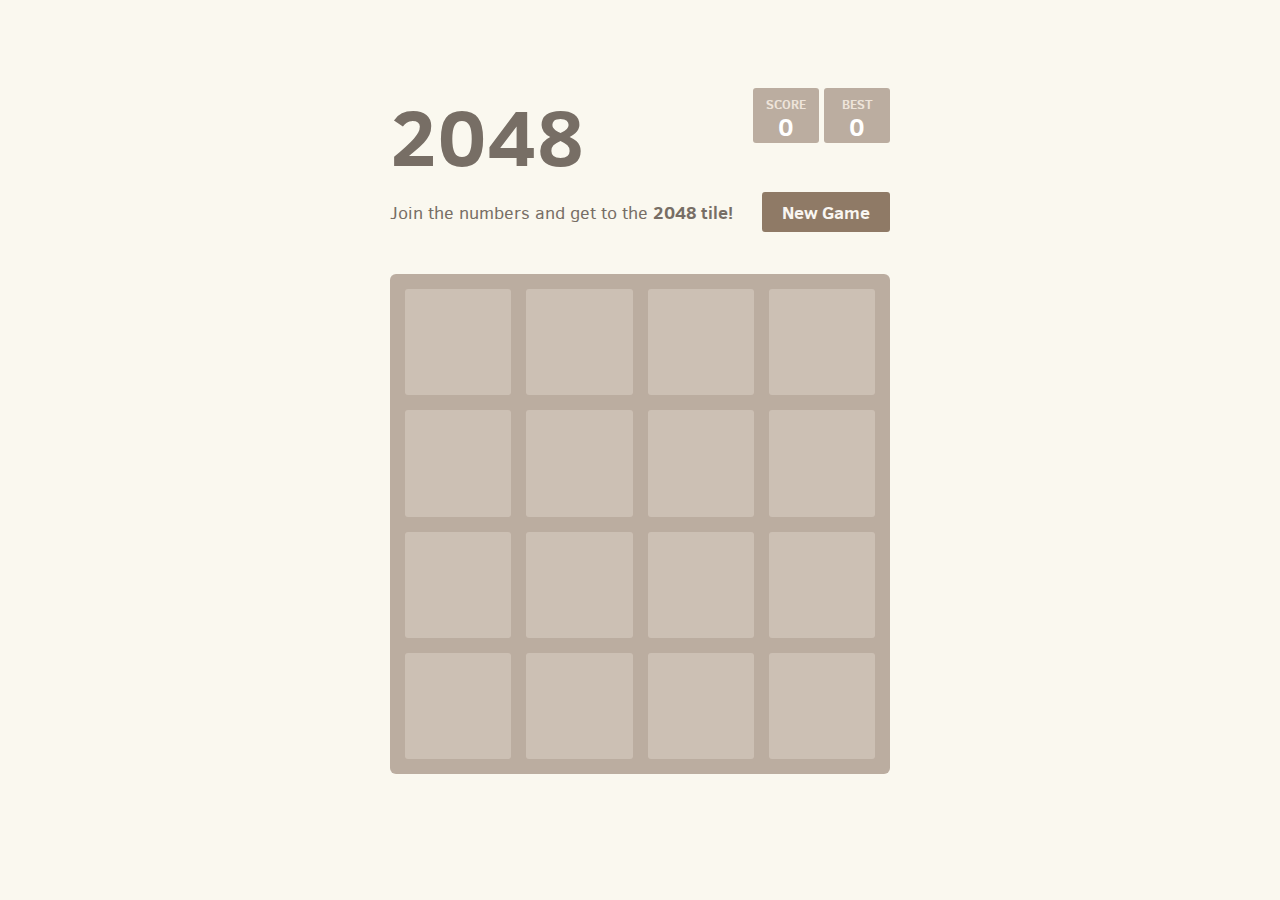
<file: app/src/main/assets/2048/index.html>
<!DOCTYPE html>
<html>
<head>
  <meta charset="utf-8">
  <title>2048</title>

  <link href="style/main.css" rel="stylesheet" type="text/css">
  <link rel="shortcut icon" href="favicon.ico">
  <link rel="apple-touch-icon" href="meta/apple-touch-icon.png">
  <link rel="apple-touch-startup-image" href="meta/apple-touch-startup-image-640x1096.png" media="(device-width: 320px) and (device-height: 568px) and (-webkit-device-pixel-ratio: 2)"> <!-- iPhone 5+ -->
  <link rel="apple-touch-startup-image" href="meta/apple-touch-startup-image-640x920.png"  media="(device-width: 320px) and (device-height: 480px) and (-webkit-device-pixel-ratio: 2)"> <!-- iPhone, retina -->
  <meta name="apple-mobile-web-app-capable" content="yes">
  <meta name="apple-mobile-web-app-status-bar-style" content="black">

  <meta name="HandheldFriendly" content="True">
  <meta name="MobileOptimized" content="320">
  <meta name="keywords" content="4">
  <meta name="viewport" content="width=device-width">
</head>
<body>
  <div class="container">
    <div class="heading">
      <h1 class="title">2048</h1>
      <div class="scores-container">
        <div class="score-container">0</div>
        <div class="best-container">0</div>
      </div>
    </div>

    <div class="above-game">
      <p class="game-intro">Join the numbers and get to the <strong>2048 tile!</strong></p>
      <a class="restart-button">New Game</a>
    </div>

    <div class="game-container">
      <div class="game-message">
        <p></p>
        <div class="lower">
	        <a class="keep-playing-button">Keep going</a>
          <a class="retry-button">Try again</a>
        </div>
      </div>

      <div class="grid-container">
        <div class="grid-row">
          <div class="grid-cell"></div>
          <div class="grid-cell"></div>
          <div class="grid-cell"></div>
          <div class="grid-cell"></div>
        </div>
        <div class="grid-row">
          <div class="grid-cell"></div>
          <div class="grid-cell"></div>
          <div class="grid-cell"></div>
          <div class="grid-cell"></div>
        </div>
        <div class="grid-row">
          <div class="grid-cell"></div>
          <div class="grid-cell"></div>
          <div class="grid-cell"></div>
          <div class="grid-cell"></div>
        </div>
        <div class="grid-row">
          <div class="grid-cell"></div>
          <div class="grid-cell"></div>
          <div class="grid-cell"></div>
          <div class="grid-cell"></div>
        </div>
      </div>

      <div class="tile-container">

      </div>
    </div>

  </div>

  <script src="js/bind_polyfill.js"></script>
  <script src="js/classlist_polyfill.js"></script>
  <script src="js/animframe_polyfill.js"></script>
  <script src="js/keyboard_input_manager.js"></script>
  <script src="js/html_actuator.js"></script>
  <script src="js/grid.js"></script>
  <script src="js/tile.js"></script>
  <script src="js/local_storage_manager.js"></script>
  <script src="js/game_manager.js"></script>
  <script src="js/application.js"></script>
</body>
</html>
</file>
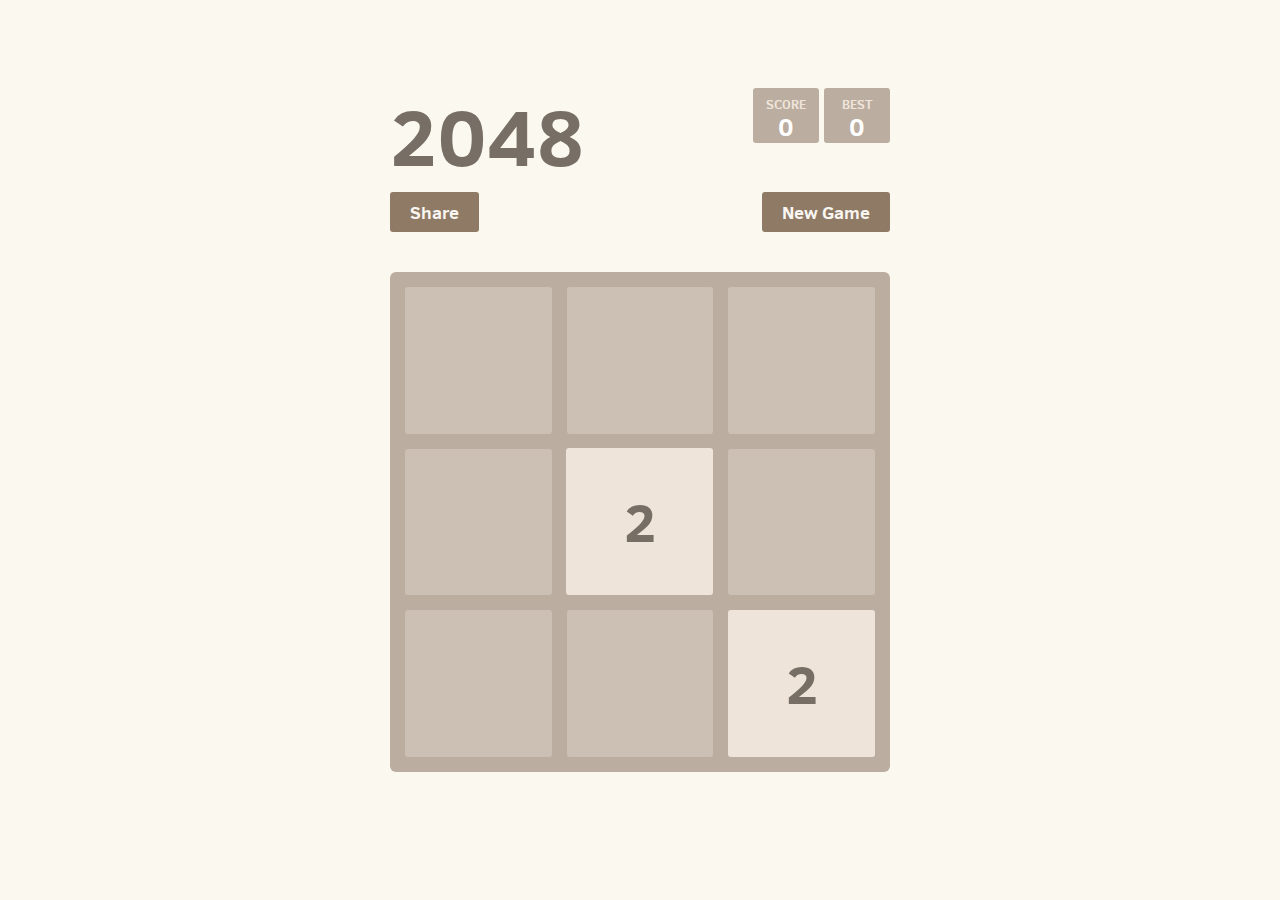
<file: app/src/main/assets/2048/index_3.html>
<!DOCTYPE html>
<html>
<head>
  <meta charset="utf-8">
  <title>2048</title>

  <link href="style/main_3.css" rel="stylesheet" type="text/css">
  <link rel="shortcut icon" href="favicon.ico">
  <link rel="apple-touch-icon" href="meta/apple-touch-icon.png">
  <link rel="apple-touch-startup-image" href="meta/apple-touch-startup-image-640x1096.png" media="(device-width: 320px) and (device-height: 568px) and (-webkit-device-pixel-ratio: 2)"> <!-- iPhone 5+ -->
  <link rel="apple-touch-startup-image" href="meta/apple-touch-startup-image-640x920.png"  media="(device-width: 320px) and (device-height: 480px) and (-webkit-device-pixel-ratio: 2)"> <!-- iPhone, retina -->
  <meta name="apple-mobile-web-app-capable" content="yes">
  <meta name="apple-mobile-web-app-status-bar-style" content="black">

  <meta name="HandheldFriendly" content="True">
  <meta name="MobileOptimized" content="320">
  <meta name="viewport" content="width=device-width">
  <meta name="keywords" content="3">
  <!--<meta name="viewport" content="width=device-width, target-densitydpi=160dpi, initial-scale=1.0, maximum-scale=1, user-scalable=no, minimal-ui">-->
</head>
<body>
  <div class="container">
    <div class="heading">
      <h1 class="title">2048</h1>
      <div class="scores-container">
        <div class="score-container">0</div>
        <div class="best-container">0</div>
      </div>
    </div>

    <div class="above-game">
      <!--<p class="game-intro">Join the numbers and get to the <strong>2048 tile!</strong></p>-->
      <a class="share-button">Share</a>
      <a class="restart-button">New Game</a>
    </div>

    <div class="game-container">
      <div class="game-message">
        <p></p>
        <div class="lower">
	        <a class="keep-playing-button">Keep going</a>
          <a class="retry-button">Try again</a>
        </div>
      </div>

      <div class="grid-container">
        <div class="grid-row">
          <div class="grid-cell"></div>
          <div class="grid-cell"></div>
          <div class="grid-cell"></div>
        </div>
        <div class="grid-row">
          <div class="grid-cell"></div>
          <div class="grid-cell"></div>
          <div class="grid-cell"></div>
        </div>
        <div class="grid-row">
          <div class="grid-cell"></div>
          <div class="grid-cell"></div>
          <div class="grid-cell"></div>
        </div>
      </div>

      <div class="tile-container">

      </div>
    </div>


  </div>

  <script src="js/bind_polyfill.js"></script>
  <script src="js/classlist_polyfill.js"></script>
  <script src="js/animframe_polyfill.js"></script>
  <script src="js/keyboard_input_manager.js"></script>
  <script src="js/html_actuator.js"></script>
  <script src="js/grid.js"></script>
  <script src="js/tile.js"></script>
  <script src="js/local_storage_manager.js"></script>
  <script src="js/game_manager.js"></script>
  <script src="js/application.js"></script>
</body>
</html>
</file>
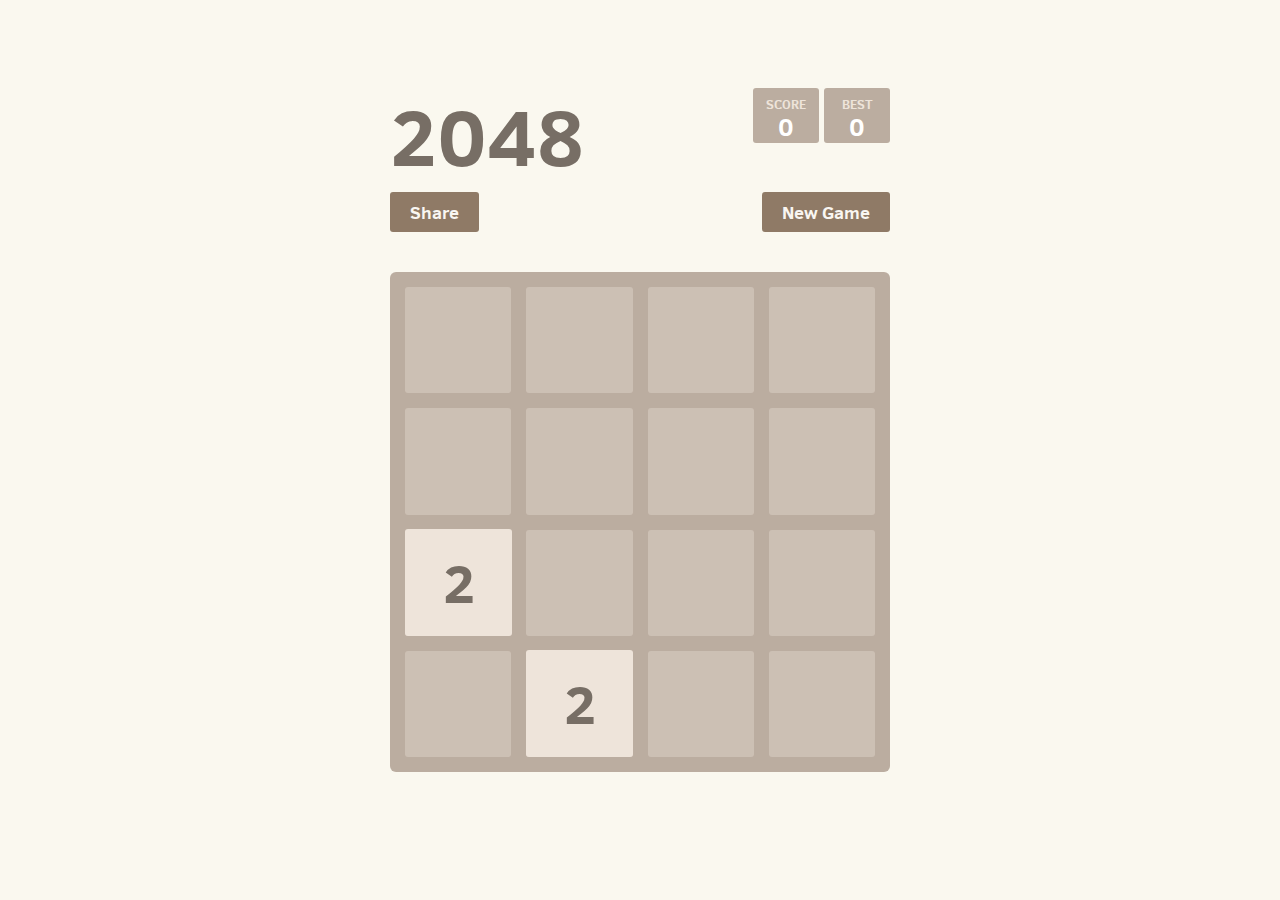
<file: app/src/main/assets/2048/index_4.html>
<!DOCTYPE html>
<html>
<head>
  <meta charset="utf-8">
  <title>2048</title>

  <link href="style/main_4.css" rel="stylesheet" type="text/css">
  <link rel="shortcut icon" href="favicon.ico">
  <link rel="apple-touch-icon" href="meta/apple-touch-icon.png">
  <link rel="apple-touch-startup-image" href="meta/apple-touch-startup-image-640x1096.png" media="(device-width: 320px) and (device-height: 568px) and (-webkit-device-pixel-ratio: 2)"> <!-- iPhone 5+ -->
  <link rel="apple-touch-startup-image" href="meta/apple-touch-startup-image-640x920.png"  media="(device-width: 320px) and (device-height: 480px) and (-webkit-device-pixel-ratio: 2)"> <!-- iPhone, retina -->
  <meta name="apple-mobile-web-app-capable" content="yes">
  <meta name="apple-mobile-web-app-status-bar-style" content="black">

  <meta name="HandheldFriendly" content="True">
  <meta name="MobileOptimized" content="320">
  <meta name="viewport" content="width=device-width">
  <meta name="keywords" content="4">
  <!--<meta name="viewport" content="width=device-width, target-densitydpi=160dpi, initial-scale=1.0, maximum-scale=1, user-scalable=no, minimal-ui">-->
</head>
<body>
  <div class="container">
    <div class="heading">
      <h1 class="title">2048</h1>
      <div class="scores-container">
        <div class="score-container">0</div>
        <div class="best-container">0</div>
      </div>
    </div>

    <div class="above-game">
      <!--<p class="game-intro">Join the numbers and get to the <strong>2048 tile!</strong></p>-->
      <a class="share-button">Share</a>
      <a class="restart-button">New Game</a>
    </div>

    <div class="game-container">
      <div class="game-message">
        <p></p>
        <div class="lower">
	        <a class="keep-playing-button">Keep going</a>
          <a class="retry-button">Try again</a>
        </div>
      </div>

      <div class="grid-container">
        <div class="grid-row">
          <div class="grid-cell"></div>
          <div class="grid-cell"></div>
          <div class="grid-cell"></div>
          <div class="grid-cell"></div>
        </div>
        <div class="grid-row">
          <div class="grid-cell"></div>
          <div class="grid-cell"></div>
          <div class="grid-cell"></div>
          <div class="grid-cell"></div>
        </div>
        <div class="grid-row">
          <div class="grid-cell"></div>
          <div class="grid-cell"></div>
          <div class="grid-cell"></div>
          <div class="grid-cell"></div>
        </div>
        <div class="grid-row">
          <div class="grid-cell"></div>
          <div class="grid-cell"></div>
          <div class="grid-cell"></div>
          <div class="grid-cell"></div>
        </div>
      </div>

      <div class="tile-container">

      </div>
    </div>

  </div>

  <script src="js/bind_polyfill.js"></script>
  <script src="js/classlist_polyfill.js"></script>
  <script src="js/animframe_polyfill.js"></script>
  <script src="js/keyboard_input_manager.js"></script>
  <script src="js/html_actuator.js"></script>
  <script src="js/grid.js"></script>
  <script src="js/tile.js"></script>
  <script src="js/local_storage_manager.js"></script>
  <script src="js/game_manager.js"></script>
  <script src="js/application.js"></script>
</body>
</html>
</file>
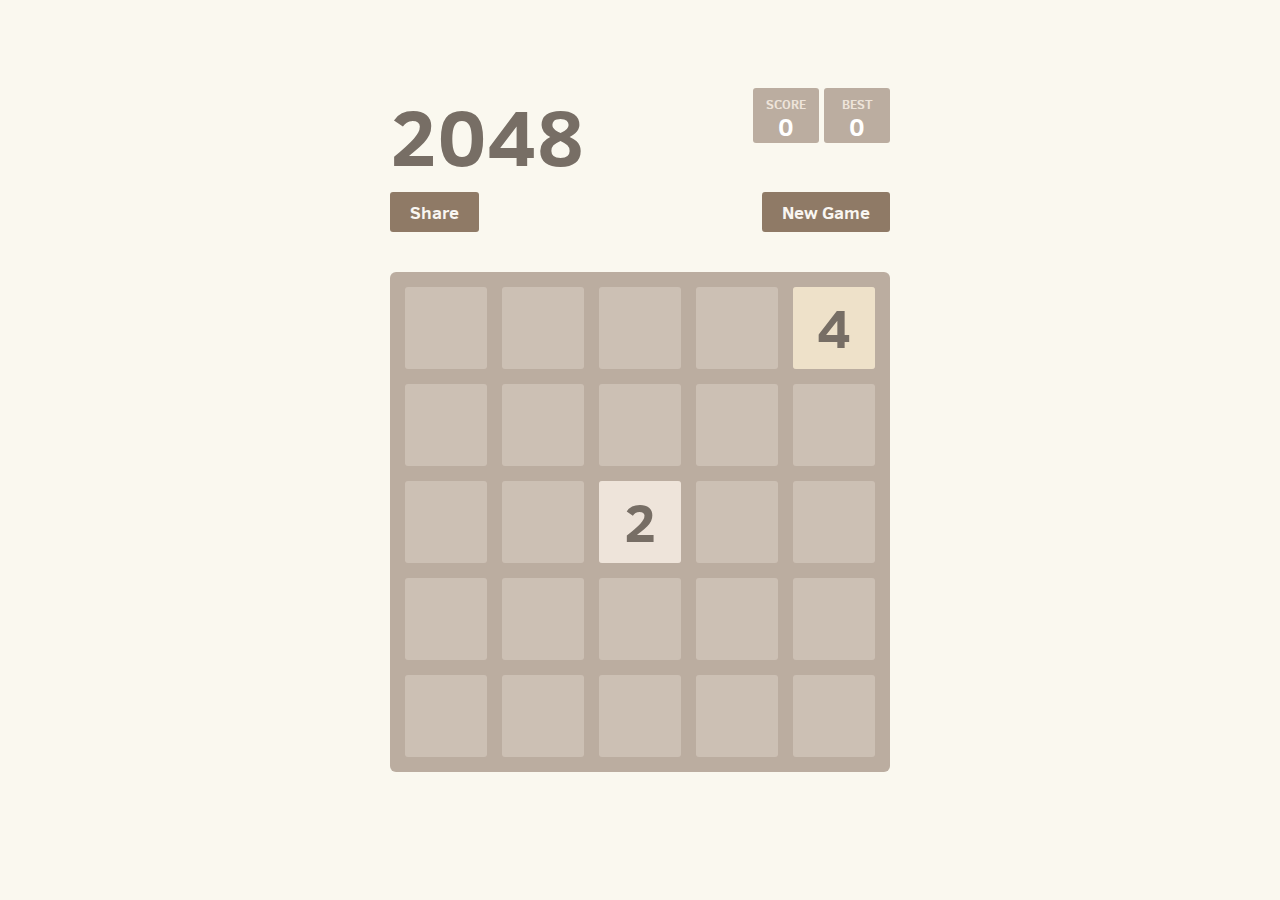
<file: app/src/main/assets/2048/index_5.html>
<!DOCTYPE html>
<html>
<head>
  <meta charset="utf-8">
  <title>2048</title>

  <link href="style/main_5.css" rel="stylesheet" type="text/css">
  <link rel="shortcut icon" href="favicon.ico">
  <link rel="apple-touch-icon" href="meta/apple-touch-icon.png">
  <link rel="apple-touch-startup-image" href="meta/apple-touch-startup-image-640x1096.png" media="(device-width: 320px) and (device-height: 568px) and (-webkit-device-pixel-ratio: 2)"> <!-- iPhone 5+ -->
  <link rel="apple-touch-startup-image" href="meta/apple-touch-startup-image-640x920.png"  media="(device-width: 320px) and (device-height: 480px) and (-webkit-device-pixel-ratio: 2)"> <!-- iPhone, retina -->
  <meta name="apple-mobile-web-app-capable" content="yes">
  <meta name="apple-mobile-web-app-status-bar-style" content="black">

  <meta name="HandheldFriendly" content="True">
  <meta name="MobileOptimized" content="320">
  <meta name="viewport" content="width=device-width">
  <meta name="keywords" content="5">
  <!--<meta name="viewport" content="width=device-width, target-densitydpi=160dpi, initial-scale=1.0, maximum-scale=1, user-scalable=no, minimal-ui">-->
</head>
<body>
  <div class="container">
    <div class="heading">
      <h1 class="title">2048</h1>
      <div class="scores-container">
        <div class="score-container">0</div>
        <div class="best-container">0</div>
      </div>
    </div>

    <div class="above-game">
      <!--<p class="game-intro">Join the numbers and get to the <strong>2048 tile!</strong></p>-->
      <a class="share-button">Share</a>
      <a class="restart-button">New Game</a>
    </div>

    <div class="game-container">
      <div class="game-message">
        <p></p>
        <div class="lower">
	        <a class="keep-playing-button">Keep going</a>
          <a class="retry-button">Try again</a>
        </div>
      </div>

      <div class="grid-container">
        <div class="grid-row">
          <div class="grid-cell"></div>
          <div class="grid-cell"></div>
          <div class="grid-cell"></div>
          <div class="grid-cell"></div>
          <div class="grid-cell"></div>
        </div>
        <div class="grid-row">
          <div class="grid-cell"></div>
          <div class="grid-cell"></div>
          <div class="grid-cell"></div>
          <div class="grid-cell"></div>
          <div class="grid-cell"></div>
        </div>
        <div class="grid-row">
          <div class="grid-cell"></div>
          <div class="grid-cell"></div>
          <div class="grid-cell"></div>
          <div class="grid-cell"></div>
          <div class="grid-cell"></div>
        </div>
        <div class="grid-row">
          <div class="grid-cell"></div>
          <div class="grid-cell"></div>
          <div class="grid-cell"></div>
          <div class="grid-cell"></div>
          <div class="grid-cell"></div>
        </div>
        <div class="grid-row">
          <div class="grid-cell"></div>
          <div class="grid-cell"></div>
          <div class="grid-cell"></div>
          <div class="grid-cell"></div>
          <div class="grid-cell"></div>
        </div>
      </div>

      <div class="tile-container">

      </div>
    </div>

  </div>

  <script src="js/bind_polyfill.js"></script>
  <script src="js/classlist_polyfill.js"></script>
  <script src="js/animframe_polyfill.js"></script>
  <script src="js/keyboard_input_manager.js"></script>
  <script src="js/html_actuator.js"></script>
  <script src="js/grid.js"></script>
  <script src="js/tile.js"></script>
  <script src="js/local_storage_manager.js"></script>
  <script src="js/game_manager.js"></script>
  <script src="js/application.js"></script>
</body>
</html>
</file>
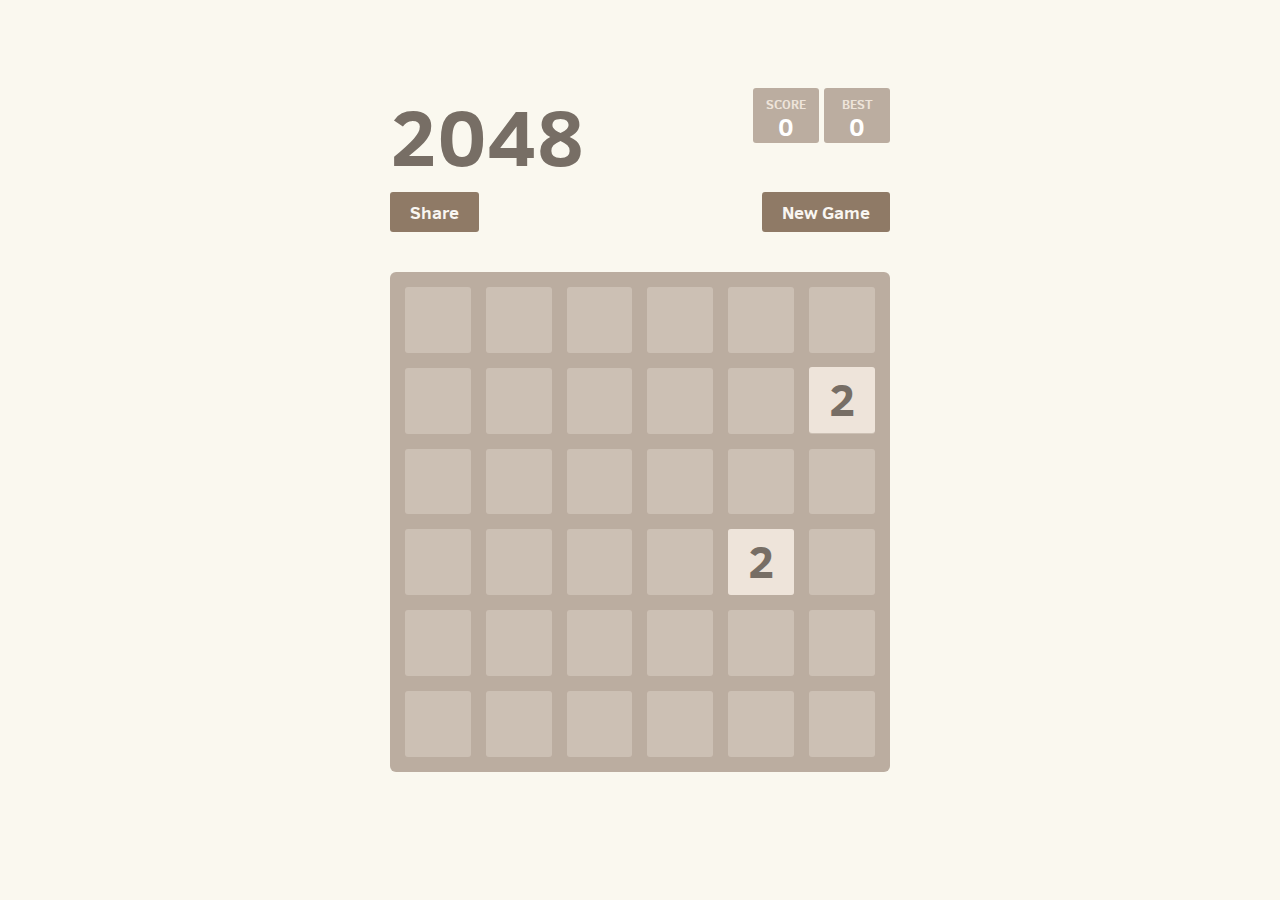
<file: app/src/main/assets/2048/index_6.html>
<!DOCTYPE html>
<html>
<head>
  <meta charset="utf-8">
  <title>2048</title>

  <link href="style/main_6.css" rel="stylesheet" type="text/css">
  <link rel="shortcut icon" href="favicon.ico">
  <link rel="apple-touch-icon" href="meta/apple-touch-icon.png">
  <link rel="apple-touch-startup-image" href="meta/apple-touch-startup-image-640x1096.png" media="(device-width: 320px) and (device-height: 568px) and (-webkit-device-pixel-ratio: 2)"> <!-- iPhone 5+ -->
  <link rel="apple-touch-startup-image" href="meta/apple-touch-startup-image-640x920.png"  media="(device-width: 320px) and (device-height: 480px) and (-webkit-device-pixel-ratio: 2)"> <!-- iPhone, retina -->
  <meta name="apple-mobile-web-app-capable" content="yes">
  <meta name="apple-mobile-web-app-status-bar-style" content="black">

  <meta name="HandheldFriendly" content="True">
  <meta name="MobileOptimized" content="320">
  <meta name="viewport" content="width=device-width">
    <meta name="keywords" content="6">
  <!--<meta name="viewport" content="width=device-width, target-densitydpi=160dpi, initial-scale=1.0, maximum-scale=1, user-scalable=no, minimal-ui">-->
</head>
<body>
  <div class="container">
    <div class="heading">
      <h1 class="title">2048</h1>
      <div class="scores-container">
        <div class="score-container">0</div>
        <div class="best-container">0</div>
      </div>
    </div>

    <div class="above-game">
      <!--<p class="game-intro">Join the numbers and get to the <strong>2048 tile!</strong></p>-->
      <a class="share-button">Share</a>
      <a class="restart-button">New Game</a>
    </div>

    <div class="game-container">
      <div class="game-message">
        <p></p>
        <div class="lower">
	        <a class="keep-playing-button">Keep going</a>
          <a class="retry-button">Try again</a>
        </div>
      </div>

      <div class="grid-container">
        <div class="grid-row">
          <div class="grid-cell"></div>
          <div class="grid-cell"></div>
          <div class="grid-cell"></div>
          <div class="grid-cell"></div>
          <div class="grid-cell"></div>
          <div class="grid-cell"></div>
        </div>
        <div class="grid-row">
          <div class="grid-cell"></div>
          <div class="grid-cell"></div>
          <div class="grid-cell"></div>
          <div class="grid-cell"></div>
          <div class="grid-cell"></div>
          <div class="grid-cell"></div>
        </div>
        <div class="grid-row">
          <div class="grid-cell"></div>
          <div class="grid-cell"></div>
          <div class="grid-cell"></div>
          <div class="grid-cell"></div>
          <div class="grid-cell"></div>
          <div class="grid-cell"></div>
        </div>
        <div class="grid-row">
          <div class="grid-cell"></div>
          <div class="grid-cell"></div>
          <div class="grid-cell"></div>
          <div class="grid-cell"></div>
          <div class="grid-cell"></div>
          <div class="grid-cell"></div>
        </div>
        <div class="grid-row">
          <div class="grid-cell"></div>
          <div class="grid-cell"></div>
          <div class="grid-cell"></div>
          <div class="grid-cell"></div>
          <div class="grid-cell"></div>
          <div class="grid-cell"></div>
        </div>
        <div class="grid-row">
          <div class="grid-cell"></div>
          <div class="grid-cell"></div>
          <div class="grid-cell"></div>
          <div class="grid-cell"></div>
          <div class="grid-cell"></div>
          <div class="grid-cell"></div>
        </div>
      </div>

      <div class="tile-container">

      </div>
    </div>

  </div>

  <script src="js/bind_polyfill.js"></script>
  <script src="js/classlist_polyfill.js"></script>
  <script src="js/animframe_polyfill.js"></script>
  <script src="js/keyboard_input_manager.js"></script>
  <script src="js/html_actuator.js"></script>
  <script src="js/grid.js"></script>
  <script src="js/tile.js"></script>
  <script src="js/local_storage_manager.js"></script>
  <script src="js/game_manager.js"></script>
  <script src="js/application.js"></script>
</body>
</html>
</file>
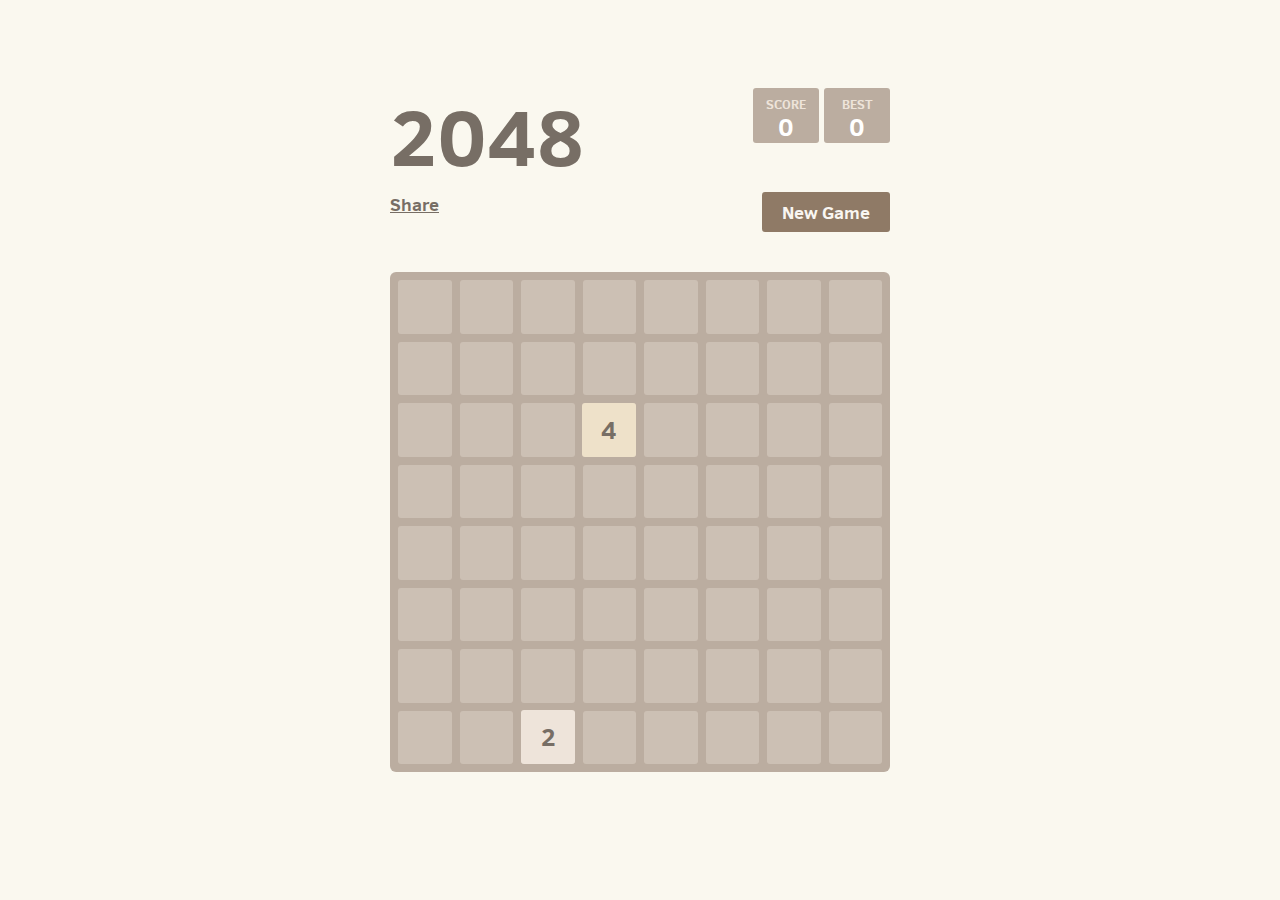
<file: app/src/main/assets/2048/index_8.html>
<!DOCTYPE html>
<html>
<head>
  <meta charset="utf-8">
  <title>2048</title>

  <link href="style/main_8.css" rel="stylesheet" type="text/css">
  <link rel="shortcut icon" href="favicon.ico">
  <link rel="apple-touch-icon" href="meta/apple-touch-icon.png">
  <link rel="apple-touch-startup-image" href="meta/apple-touch-startup-image-640x1096.png" media="(device-width: 320px) and (device-height: 568px) and (-webkit-device-pixel-ratio: 2)"> <!-- iPhone 5+ -->
  <link rel="apple-touch-startup-image" href="meta/apple-touch-startup-image-640x920.png"  media="(device-width: 320px) and (device-height: 480px) and (-webkit-device-pixel-ratio: 2)"> <!-- iPhone, retina -->
  <meta name="apple-mobile-web-app-capable" content="yes">
  <meta name="apple-mobile-web-app-status-bar-style" content="black">

  <meta name="HandheldFriendly" content="True">
  <meta name="MobileOptimized" content="320">
  <meta name="viewport" content="width=device-width">
  <meta name="keywords" content="8">
  <!--<meta name="viewport" content="width=device-width, target-densitydpi=160dpi, initial-scale=1.0, maximum-scale=1, user-scalable=no, minimal-ui">-->
</head>
<body>
  <div class="container">
    <div class="heading">
      <h1 class="title">2048</h1>
      <div class="scores-container">
        <div class="score-container">0</div>
        <div class="best-container">0</div>
      </div>
    </div>

    <div class="above-game">
      <!--<p class="game-intro">Join the numbers and get to the <strong>2048 tile!</strong></p>-->
      <a class="share-button">Share</a>
      <a class="restart-button">New Game</a>
    </div>

    <div class="game-container">
      <div class="game-message">
        <p></p>
        <div class="lower">
	        <a class="keep-playing-button">Keep going</a>
          <a class="retry-button">Try again</a>
        </div>
      </div>

      <div class="grid-container">
        <div class="grid-row">
          <div class="grid-cell"></div>
          <div class="grid-cell"></div>
          <div class="grid-cell"></div>
          <div class="grid-cell"></div>
          <div class="grid-cell"></div>
          <div class="grid-cell"></div>
          <div class="grid-cell"></div>
          <div class="grid-cell"></div>
        </div>
        <div class="grid-row">
          <div class="grid-cell"></div>
          <div class="grid-cell"></div>
          <div class="grid-cell"></div>
          <div class="grid-cell"></div>
          <div class="grid-cell"></div>
          <div class="grid-cell"></div>
          <div class="grid-cell"></div>
          <div class="grid-cell"></div>
        </div>
        <div class="grid-row">
          <div class="grid-cell"></div>
          <div class="grid-cell"></div>
          <div class="grid-cell"></div>
          <div class="grid-cell"></div>
          <div class="grid-cell"></div>
          <div class="grid-cell"></div>
          <div class="grid-cell"></div>
          <div class="grid-cell"></div>
        </div>
        <div class="grid-row">
          <div class="grid-cell"></div>
          <div class="grid-cell"></div>
          <div class="grid-cell"></div>
          <div class="grid-cell"></div>
          <div class="grid-cell"></div>
          <div class="grid-cell"></div>
          <div class="grid-cell"></div>
          <div class="grid-cell"></div>
        </div>
        <div class="grid-row">
          <div class="grid-cell"></div>
          <div class="grid-cell"></div>
          <div class="grid-cell"></div>
          <div class="grid-cell"></div>
          <div class="grid-cell"></div>
          <div class="grid-cell"></div>
          <div class="grid-cell"></div>
          <div class="grid-cell"></div>
        </div>
        <div class="grid-row">
          <div class="grid-cell"></div>
          <div class="grid-cell"></div>
          <div class="grid-cell"></div>
          <div class="grid-cell"></div>
          <div class="grid-cell"></div>
          <div class="grid-cell"></div>
          <div class="grid-cell"></div>
          <div class="grid-cell"></div>
        </div>
        <div class="grid-row">
          <div class="grid-cell"></div>
          <div class="grid-cell"></div>
          <div class="grid-cell"></div>
          <div class="grid-cell"></div>
          <div class="grid-cell"></div>
          <div class="grid-cell"></div>
          <div class="grid-cell"></div>
          <div class="grid-cell"></div>
        </div>
        <div class="grid-row">
          <div class="grid-cell"></div>
          <div class="grid-cell"></div>
          <div class="grid-cell"></div>
          <div class="grid-cell"></div>
          <div class="grid-cell"></div>
          <div class="grid-cell"></div>
          <div class="grid-cell"></div>
          <div class="grid-cell"></div>
        </div>
      </div>

      <div class="tile-container">

      </div>
    </div>

  </div>

  <script src="js/bind_polyfill.js"></script>
  <script src="js/classlist_polyfill.js"></script>
  <script src="js/animframe_polyfill.js"></script>
  <script src="js/keyboard_input_manager.js"></script>
  <script src="js/html_actuator.js"></script>
  <script src="js/grid.js"></script>
  <script src="js/tile.js"></script>
  <script src="js/local_storage_manager.js"></script>
  <script src="js/game_manager.js"></script>
  <script src="js/application.js"></script>
</body>
</html>
</file>
<file: app/src/main/assets/2048/style/main.css>
@import url(fonts/clear-sans.css);
html, body {
  margin: 0;
  padding: 0;
  background: #faf8ef;
  color: #776e65;
  font-family: "Clear Sans", "Helvetica Neue", Arial, sans-serif;
  font-size: 18px; }

body {
  margin: 80px 0; }

.heading:after {
  content: "";
  display: block;
  clear: both; }

h1.title {
  font-size: 80px;
  font-weight: bold;
  margin: 0;
  display: block;
  float: left; }

@-webkit-keyframes move-up {
  0% {
    top: 25px;
    opacity: 1; }
  100% {
    top: -50px;
    opacity: 0; } }
@-moz-keyframes move-up {
  0% {
    top: 25px;
    opacity: 1; }
  100% {
    top: -50px;
    opacity: 0; } }
@keyframes move-up {
  0% {
    top: 25px;
    opacity: 1; }
  100% {
    top: -50px;
    opacity: 0; } }
.scores-container {
  float: right;
  text-align: right; }

.score-container, .best-container {
  position: relative;
  display: inline-block;
  background: #bbada0;
  padding: 15px 25px;
  font-size: 25px;
  height: 25px;
  line-height: 47px;
  font-weight: bold;
  border-radius: 3px;
  color: white;
  margin-top: 8px;
  text-align: center; }
  .score-container:after, .best-container:after {
    position: absolute;
    width: 100%;
    top: 10px;
    left: 0;
    text-transform: uppercase;
    font-size: 13px;
    line-height: 13px;
    text-align: center;
    color: #eee4da; }
  .score-container .score-addition, .best-container .score-addition {
    position: absolute;
    right: 30px;
    color: red;
    font-size: 25px;
    line-height: 25px;
    font-weight: bold;
    color: rgba(119, 110, 101, 0.9);
    z-index: 100;
    -webkit-animation: move-up 600ms ease-in;
    -moz-animation: move-up 600ms ease-in;
    animation: move-up 600ms ease-in;
    -webkit-animation-fill-mode: both;
    -moz-animation-fill-mode: both;
    animation-fill-mode: both; }

.score-container:after {
  content: "Score"; }

.best-container:after {
  content: "Best"; }

p {
  margin-top: 0;
  margin-bottom: 10px;
  line-height: 1.65; }

a {
  color: #776e65;
  font-weight: bold;
  text-decoration: underline;
  cursor: pointer; }

strong.important {
  text-transform: uppercase; }

hr {
  border: none;
  border-bottom: 1px solid #d8d4d0;
  margin-top: 20px;
  margin-bottom: 30px; }

.container {
  width: 500px;
  margin: 0 auto; }

@-webkit-keyframes fade-in {
  0% {
    opacity: 0; }
  100% {
    opacity: 1; } }
@-moz-keyframes fade-in {
  0% {
    opacity: 0; }
  100% {
    opacity: 1; } }
@keyframes fade-in {
  0% {
    opacity: 0; }
  100% {
    opacity: 1; } }
.game-container {
  margin-top: 40px;
  position: relative;
  padding: 15px;
  cursor: default;
  -webkit-touch-callout: none;
  -ms-touch-callout: none;
  -webkit-user-select: none;
  -moz-user-select: none;
  -ms-user-select: none;
  -ms-touch-action: none;
  touch-action: none;
  background: #bbada0;
  border-radius: 6px;
  width: 500px;
  height: 500px;
  -webkit-box-sizing: border-box;
  -moz-box-sizing: border-box;
  box-sizing: border-box; }
  .game-container .game-message {
    display: none;
    position: absolute;
    top: 0;
    right: 0;
    bottom: 0;
    left: 0;
    background: rgba(238, 228, 218, 0.5);
    z-index: 100;
    text-align: center;
    -webkit-animation: fade-in 800ms ease 1200ms;
    -moz-animation: fade-in 800ms ease 1200ms;
    animation: fade-in 800ms ease 1200ms;
    -webkit-animation-fill-mode: both;
    -moz-animation-fill-mode: both;
    animation-fill-mode: both; }
    .game-container .game-message p {
      font-size: 60px;
      font-weight: bold;
      height: 60px;
      line-height: 60px;
      margin-top: 222px; }
    .game-container .game-message .lower {
      display: block;
      margin-top: 59px; }
    .game-container .game-message a {
      display: inline-block;
      background: #8f7a66;
      border-radius: 3px;
      padding: 0 20px;
      text-decoration: none;
      color: #f9f6f2;
      height: 40px;
      line-height: 42px;
      margin-left: 9px; }
      .game-container .game-message a.keep-playing-button {
        display: none; }
    .game-container .game-message.game-won {
      background: rgba(237, 194, 46, 0.5);
      color: #f9f6f2; }
      .game-container .game-message.game-won a.keep-playing-button {
        display: inline-block; }
    .game-container .game-message.game-won, .game-container .game-message.game-over {
      display: block; }

.grid-container {
  position: absolute;
  z-index: 1; }

.grid-row {
  margin-bottom: 15px; }
  .grid-row:last-child {
    margin-bottom: 0; }
  .grid-row:after {
    content: "";
    display: block;
    clear: both; }

.grid-cell {
  width: 106.25px;
  height: 106.25px;
  margin-right: 15px;
  float: left;
  border-radius: 3px;
  background: rgba(238, 228, 218, 0.35); }
  .grid-cell:last-child {
    margin-right: 0; }

.tile-container {
  position: absolute;
  z-index: 2; }

.tile, .tile .tile-inner {
  width: 107px;
  height: 107px;
  line-height: 107px; }
.tile.tile-position-1-1 {
  -webkit-transform: translate(0px, 0px);
  -moz-transform: translate(0px, 0px);
  -ms-transform: translate(0px, 0px);
  transform: translate(0px, 0px); }
.tile.tile-position-1-2 {
  -webkit-transform: translate(0px, 121px);
  -moz-transform: translate(0px, 121px);
  -ms-transform: translate(0px, 121px);
  transform: translate(0px, 121px); }
.tile.tile-position-1-3 {
  -webkit-transform: translate(0px, 242px);
  -moz-transform: translate(0px, 242px);
  -ms-transform: translate(0px, 242px);
  transform: translate(0px, 242px); }
.tile.tile-position-1-4 {
  -webkit-transform: translate(0px, 363px);
  -moz-transform: translate(0px, 363px);
  -ms-transform: translate(0px, 363px);
  transform: translate(0px, 363px); }
.tile.tile-position-2-1 {
  -webkit-transform: translate(121px, 0px);
  -moz-transform: translate(121px, 0px);
  -ms-transform: translate(121px, 0px);
  transform: translate(121px, 0px); }
.tile.tile-position-2-2 {
  -webkit-transform: translate(121px, 121px);
  -moz-transform: translate(121px, 121px);
  -ms-transform: translate(121px, 121px);
  transform: translate(121px, 121px); }
.tile.tile-position-2-3 {
  -webkit-transform: translate(121px, 242px);
  -moz-transform: translate(121px, 242px);
  -ms-transform: translate(121px, 242px);
  transform: translate(121px, 242px); }
.tile.tile-position-2-4 {
  -webkit-transform: translate(121px, 363px);
  -moz-transform: translate(121px, 363px);
  -ms-transform: translate(121px, 363px);
  transform: translate(121px, 363px); }
.tile.tile-position-3-1 {
  -webkit-transform: translate(242px, 0px);
  -moz-transform: translate(242px, 0px);
  -ms-transform: translate(242px, 0px);
  transform: translate(242px, 0px); }
.tile.tile-position-3-2 {
  -webkit-transform: translate(242px, 121px);
  -moz-transform: translate(242px, 121px);
  -ms-transform: translate(242px, 121px);
  transform: translate(242px, 121px); }
.tile.tile-position-3-3 {
  -webkit-transform: translate(242px, 242px);
  -moz-transform: translate(242px, 242px);
  -ms-transform: translate(242px, 242px);
  transform: translate(242px, 242px); }
.tile.tile-position-3-4 {
  -webkit-transform: translate(242px, 363px);
  -moz-transform: translate(242px, 363px);
  -ms-transform: translate(242px, 363px);
  transform: translate(242px, 363px); }
.tile.tile-position-4-1 {
  -webkit-transform: translate(363px, 0px);
  -moz-transform: translate(363px, 0px);
  -ms-transform: translate(363px, 0px);
  transform: translate(363px, 0px); }
.tile.tile-position-4-2 {
  -webkit-transform: translate(363px, 121px);
  -moz-transform: translate(363px, 121px);
  -ms-transform: translate(363px, 121px);
  transform: translate(363px, 121px); }
.tile.tile-position-4-3 {
  -webkit-transform: translate(363px, 242px);
  -moz-transform: translate(363px, 242px);
  -ms-transform: translate(363px, 242px);
  transform: translate(363px, 242px); }
.tile.tile-position-4-4 {
  -webkit-transform: translate(363px, 363px);
  -moz-transform: translate(363px, 363px);
  -ms-transform: translate(363px, 363px);
  transform: translate(363px, 363px); }

.tile {
  position: absolute;
  -webkit-transition: 100ms ease-in-out;
  -moz-transition: 100ms ease-in-out;
  transition: 100ms ease-in-out;
  -webkit-transition-property: -webkit-transform;
  -moz-transition-property: -moz-transform;
  transition-property: transform; }
  .tile .tile-inner {
    border-radius: 3px;
    background: #eee4da;
    text-align: center;
    font-weight: bold;
    z-index: 10;
    font-size: 55px; }
  .tile.tile-2 .tile-inner {
    background: #eee4da;
    box-shadow: 0 0 30px 10px rgba(243, 215, 116, 0), inset 0 0 0 1px rgba(255, 255, 255, 0); }
  .tile.tile-4 .tile-inner {
    background: #ede0c8;
    box-shadow: 0 0 30px 10px rgba(243, 215, 116, 0), inset 0 0 0 1px rgba(255, 255, 255, 0); }
  .tile.tile-8 .tile-inner {
    color: #f9f6f2;
    background: #f2b179; }
  .tile.tile-16 .tile-inner {
    color: #f9f6f2;
    background: #f59563; }
  .tile.tile-32 .tile-inner {
    color: #f9f6f2;
    background: #f67c5f; }
  .tile.tile-64 .tile-inner {
    color: #f9f6f2;
    background: #f65e3b; }
  .tile.tile-128 .tile-inner {
    color: #f9f6f2;
    background: #edcf72;
    box-shadow: 0 0 30px 10px rgba(243, 215, 116, 0.2381), inset 0 0 0 1px rgba(255, 255, 255, 0.14286);
    font-size: 45px; }
    @media screen and (max-width: 520px) {
      .tile.tile-128 .tile-inner {
        font-size: 25px; } }
  .tile.tile-256 .tile-inner {
    color: #f9f6f2;
    background: #edcc61;
    box-shadow: 0 0 30px 10px rgba(243, 215, 116, 0.31746), inset 0 0 0 1px rgba(255, 255, 255, 0.19048);
    font-size: 45px; }
    @media screen and (max-width: 520px) {
      .tile.tile-256 .tile-inner {
        font-size: 25px; } }
  .tile.tile-512 .tile-inner {
    color: #f9f6f2;
    background: #edc850;
    box-shadow: 0 0 30px 10px rgba(243, 215, 116, 0.39683), inset 0 0 0 1px rgba(255, 255, 255, 0.2381);
    font-size: 45px; }
    @media screen and (max-width: 520px) {
      .tile.tile-512 .tile-inner {
        font-size: 25px; } }
  .tile.tile-1024 .tile-inner {
    color: #f9f6f2;
    background: #edc53f;
    box-shadow: 0 0 30px 10px rgba(243, 215, 116, 0.47619), inset 0 0 0 1px rgba(255, 255, 255, 0.28571);
    font-size: 35px; }
    @media screen and (max-width: 520px) {
      .tile.tile-1024 .tile-inner {
        font-size: 15px; } }
  .tile.tile-2048 .tile-inner {
    color: #f9f6f2;
    background: #edc22e;
    box-shadow: 0 0 30px 10px rgba(243, 215, 116, 0.55556), inset 0 0 0 1px rgba(255, 255, 255, 0.33333);
    font-size: 35px; }
    @media screen and (max-width: 520px) {
      .tile.tile-2048 .tile-inner {
        font-size: 15px; } }
  .tile.tile-super .tile-inner {
    color: #f9f6f2;
    background: #3c3a32;
    font-size: 30px; }
    @media screen and (max-width: 520px) {
      .tile.tile-super .tile-inner {
        font-size: 10px; } }

@-webkit-keyframes appear {
  0% {
    opacity: 0;
    -webkit-transform: scale(0);
    -moz-transform: scale(0);
    -ms-transform: scale(0);
    transform: scale(0); }

  100% {
    opacity: 1;
    -webkit-transform: scale(1);
    -moz-transform: scale(1);
    -ms-transform: scale(1);
    transform: scale(1); } }
@-moz-keyframes appear {
  0% {
    opacity: 0;
    -webkit-transform: scale(0);
    -moz-transform: scale(0);
    -ms-transform: scale(0);
    transform: scale(0); }

  100% {
    opacity: 1;
    -webkit-transform: scale(1);
    -moz-transform: scale(1);
    -ms-transform: scale(1);
    transform: scale(1); } }
@keyframes appear {
  0% {
    opacity: 0;
    -webkit-transform: scale(0);
    -moz-transform: scale(0);
    -ms-transform: scale(0);
    transform: scale(0); }

  100% {
    opacity: 1;
    -webkit-transform: scale(1);
    -moz-transform: scale(1);
    -ms-transform: scale(1);
    transform: scale(1); } }
.tile-new .tile-inner {
  -webkit-animation: appear 200ms ease 100ms;
  -moz-animation: appear 200ms ease 100ms;
  animation: appear 200ms ease 100ms;
  -webkit-animation-fill-mode: backwards;
  -moz-animation-fill-mode: backwards;
  animation-fill-mode: backwards; }

@-webkit-keyframes pop {
  0% {
    -webkit-transform: scale(0);
    -moz-transform: scale(0);
    -ms-transform: scale(0);
    transform: scale(0); }

  50% {
    -webkit-transform: scale(1.2);
    -moz-transform: scale(1.2);
    -ms-transform: scale(1.2);
    transform: scale(1.2); }

  100% {
    -webkit-transform: scale(1);
    -moz-transform: scale(1);
    -ms-transform: scale(1);
    transform: scale(1); } }
@-moz-keyframes pop {
  0% {
    -webkit-transform: scale(0);
    -moz-transform: scale(0);
    -ms-transform: scale(0);
    transform: scale(0); }

  50% {
    -webkit-transform: scale(1.2);
    -moz-transform: scale(1.2);
    -ms-transform: scale(1.2);
    transform: scale(1.2); }

  100% {
    -webkit-transform: scale(1);
    -moz-transform: scale(1);
    -ms-transform: scale(1);
    transform: scale(1); } }
@keyframes pop {
  0% {
    -webkit-transform: scale(0);
    -moz-transform: scale(0);
    -ms-transform: scale(0);
    transform: scale(0); }

  50% {
    -webkit-transform: scale(1.2);
    -moz-transform: scale(1.2);
    -ms-transform: scale(1.2);
    transform: scale(1.2); }

  100% {
    -webkit-transform: scale(1);
    -moz-transform: scale(1);
    -ms-transform: scale(1);
    transform: scale(1); } }
.tile-merged .tile-inner {
  z-index: 20;
  -webkit-animation: pop 200ms ease 100ms;
  -moz-animation: pop 200ms ease 100ms;
  animation: pop 200ms ease 100ms;
  -webkit-animation-fill-mode: backwards;
  -moz-animation-fill-mode: backwards;
  animation-fill-mode: backwards; }

.above-game:after {
  content: "";
  display: block;
  clear: both; }

.game-intro {
  float: left;
  line-height: 42px;
  margin-bottom: 0; }

.restart-button {
  display: inline-block;
  background: #8f7a66;
  border-radius: 3px;
  padding: 0 20px;
  text-decoration: none;
  color: #f9f6f2;
  height: 40px;
  line-height: 42px;
  display: block;
  text-align: center;
  float: right; }

.game-explanation {
  margin-top: 50px; }

@media screen and (max-width: 520px) {
  html, body {
    font-size: 15px; }

  body {
    margin: 20px 0;
    padding: 0 20px; }

  h1.title {
    font-size: 27px;
    margin-top: 15px; }

  .container {
    width: 280px;
    margin: 0 auto; }

  .score-container, .best-container {
    margin-top: 0;
    padding: 15px 10px;
    min-width: 40px; }

  .heading {
    margin-bottom: 10px; }

  .game-intro {
    width: 55%;
    display: block;
    box-sizing: border-box;
    line-height: 1.65; }

  .restart-button {
    width: 42%;
    padding: 0;
    display: block;
    box-sizing: border-box;
    margin-top: 2px; }

  .game-container {
    margin-top: 17px;
    position: relative;
    padding: 10px;
    cursor: default;
    -webkit-touch-callout: none;
    -ms-touch-callout: none;
    -webkit-user-select: none;
    -moz-user-select: none;
    -ms-user-select: none;
    -ms-touch-action: none;
    touch-action: none;
    background: #bbada0;
    border-radius: 6px;
    width: 280px;
    height: 280px;
    -webkit-box-sizing: border-box;
    -moz-box-sizing: border-box;
    box-sizing: border-box; }
    .game-container .game-message {
      display: none;
      position: absolute;
      top: 0;
      right: 0;
      bottom: 0;
      left: 0;
      background: rgba(238, 228, 218, 0.5);
      z-index: 100;
      text-align: center;
      -webkit-animation: fade-in 800ms ease 1200ms;
      -moz-animation: fade-in 800ms ease 1200ms;
      animation: fade-in 800ms ease 1200ms;
      -webkit-animation-fill-mode: both;
      -moz-animation-fill-mode: both;
      animation-fill-mode: both; }
      .game-container .game-message p {
        font-size: 60px;
        font-weight: bold;
        height: 60px;
        line-height: 60px;
        margin-top: 222px; }
      .game-container .game-message .lower {
        display: block;
        margin-top: 59px; }
      .game-container .game-message a {
        display: inline-block;
        background: #8f7a66;
        border-radius: 3px;
        padding: 0 20px;
        text-decoration: none;
        color: #f9f6f2;
        height: 40px;
        line-height: 42px;
        margin-left: 9px; }
        .game-container .game-message a.keep-playing-button {
          display: none; }
      .game-container .game-message.game-won {
        background: rgba(237, 194, 46, 0.5);
        color: #f9f6f2; }
        .game-container .game-message.game-won a.keep-playing-button {
          display: inline-block; }
      .game-container .game-message.game-won, .game-container .game-message.game-over {
        display: block; }

  .grid-container {
    position: absolute;
    z-index: 1; }

  .grid-row {
    margin-bottom: 10px; }
    .grid-row:last-child {
      margin-bottom: 0; }
    .grid-row:after {
      content: "";
      display: block;
      clear: both; }

  .grid-cell {
    width: 57.5px;
    height: 57.5px;
    margin-right: 10px;
    float: left;
    border-radius: 3px;
    background: rgba(238, 228, 218, 0.35); }
    .grid-cell:last-child {
      margin-right: 0; }

  .tile-container {
    position: absolute;
    z-index: 2; }

  .tile, .tile .tile-inner {
    width: 58px;
    height: 58px;
    line-height: 58px; }
  .tile.tile-position-1-1 {
    -webkit-transform: translate(0px, 0px);
    -moz-transform: translate(0px, 0px);
    -ms-transform: translate(0px, 0px);
    transform: translate(0px, 0px); }
  .tile.tile-position-1-2 {
    -webkit-transform: translate(0px, 67px);
    -moz-transform: translate(0px, 67px);
    -ms-transform: translate(0px, 67px);
    transform: translate(0px, 67px); }
  .tile.tile-position-1-3 {
    -webkit-transform: translate(0px, 135px);
    -moz-transform: translate(0px, 135px);
    -ms-transform: translate(0px, 135px);
    transform: translate(0px, 135px); }
  .tile.tile-position-1-4 {
    -webkit-transform: translate(0px, 202px);
    -moz-transform: translate(0px, 202px);
    -ms-transform: translate(0px, 202px);
    transform: translate(0px, 202px); }
  .tile.tile-position-2-1 {
    -webkit-transform: translate(67px, 0px);
    -moz-transform: translate(67px, 0px);
    -ms-transform: translate(67px, 0px);
    transform: translate(67px, 0px); }
  .tile.tile-position-2-2 {
    -webkit-transform: translate(67px, 67px);
    -moz-transform: translate(67px, 67px);
    -ms-transform: translate(67px, 67px);
    transform: translate(67px, 67px); }
  .tile.tile-position-2-3 {
    -webkit-transform: translate(67px, 135px);
    -moz-transform: translate(67px, 135px);
    -ms-transform: translate(67px, 135px);
    transform: translate(67px, 135px); }
  .tile.tile-position-2-4 {
    -webkit-transform: translate(67px, 202px);
    -moz-transform: translate(67px, 202px);
    -ms-transform: translate(67px, 202px);
    transform: translate(67px, 202px); }
  .tile.tile-position-3-1 {
    -webkit-transform: translate(135px, 0px);
    -moz-transform: translate(135px, 0px);
    -ms-transform: translate(135px, 0px);
    transform: translate(135px, 0px); }
  .tile.tile-position-3-2 {
    -webkit-transform: translate(135px, 67px);
    -moz-transform: translate(135px, 67px);
    -ms-transform: translate(135px, 67px);
    transform: translate(135px, 67px); }
  .tile.tile-position-3-3 {
    -webkit-transform: translate(135px, 135px);
    -moz-transform: translate(135px, 135px);
    -ms-transform: translate(135px, 135px);
    transform: translate(135px, 135px); }
  .tile.tile-position-3-4 {
    -webkit-transform: translate(135px, 202px);
    -moz-transform: translate(135px, 202px);
    -ms-transform: translate(135px, 202px);
    transform: translate(135px, 202px); }
  .tile.tile-position-4-1 {
    -webkit-transform: translate(202px, 0px);
    -moz-transform: translate(202px, 0px);
    -ms-transform: translate(202px, 0px);
    transform: translate(202px, 0px); }
  .tile.tile-position-4-2 {
    -webkit-transform: translate(202px, 67px);
    -moz-transform: translate(202px, 67px);
    -ms-transform: translate(202px, 67px);
    transform: translate(202px, 67px); }
  .tile.tile-position-4-3 {
    -webkit-transform: translate(202px, 135px);
    -moz-transform: translate(202px, 135px);
    -ms-transform: translate(202px, 135px);
    transform: translate(202px, 135px); }
  .tile.tile-position-4-4 {
    -webkit-transform: translate(202px, 202px);
    -moz-transform: translate(202px, 202px);
    -ms-transform: translate(202px, 202px);
    transform: translate(202px, 202px); }

  .tile .tile-inner {
    font-size: 35px; }

  .game-message p {
    font-size: 30px !important;
    height: 30px !important;
    line-height: 30px !important;
    margin-top: 90px !important; }
  .game-message .lower {
    margin-top: 30px !important; } }
</file>
<file: app/src/main/assets/2048/style/main_3.css>
@import url(fonts/clear-sans.css);
html, body {
  margin: 0;
  padding: 0;
  background: #faf8ef;
  color: #776E65;
  font-family: "Clear Sans", "Helvetica Neue", Arial, sans-serif;
  font-size: 18px; }

body {
  margin: 80px 0; }

.heading:after {
  content: "";
  display: block;
  clear: both; }

h1.title {
  font-size: 80px;
  font-weight: bold;
  margin: 0;
  display: block;
  float: left; }

@-webkit-keyframes move-up {
  0% {
    top: 25px;
    opacity: 1; }
  100% {
    top: -50px;
    opacity: 0; } }
@-moz-keyframes move-up {
  0% {
    top: 25px;
    opacity: 1; }
  100% {
    top: -50px;
    opacity: 0; } }
@keyframes move-up {
  0% {
    top: 25px;
    opacity: 1; }
  100% {
    top: -50px;
    opacity: 0; } }
.scores-container {
  float: right;
  text-align: right; }

.score-container, .best-container {
  position: relative;
  display: inline-block;
  background: #bbada0;
  padding: 15px 25px;
  font-size: 25px;
  height: 25px;
  line-height: 47px;
  font-weight: bold;
  border-radius: 3px;
  color: white;
  margin-top: 8px;
  text-align: center; }
  .score-container:after, .best-container:after {
    position: absolute;
    width: 100%;
    top: 10px;
    left: 0;
    text-transform: uppercase;
    font-size: 13px;
    line-height: 13px;
    text-align: center;
    color: #eee4da; }
  .score-container .score-addition, .best-container .score-addition {
    position: absolute;
    right: 30px;
    color: red;
    font-size: 25px;
    line-height: 25px;
    font-weight: bold;
    color: rgba(119, 110, 101, 0.9);
    z-index: 100;
    -webkit-animation: move-up 600ms ease-in;
    -moz-animation: move-up 600ms ease-in;
    animation: move-up 600ms ease-in;
    -webkit-animation-fill-mode: both;
    -moz-animation-fill-mode: both;
    animation-fill-mode: both; }

.score-container:after {
  content: "Score"; }

.best-container:after {
  content: "Best"; }

p {
  margin-top: 0;
  margin-bottom: 10px;
  line-height: 1.65; }

a {
  color: #776E65;
  font-weight: bold;
  text-decoration: underline;
  cursor: pointer; }

strong.important {
  text-transform: uppercase; }

hr {
  border: none;
  border-bottom: 1px solid #d8d4d0;
  margin-top: 20px;
  margin-bottom: 30px; }

.container {
  width: 500px;
  margin: 0 auto; }

@-webkit-keyframes fade-in {
  0% {
    opacity: 0; }
  100% {
    opacity: 1; } }
@-moz-keyframes fade-in {
  0% {
    opacity: 0; }
  100% {
    opacity: 1; } }
@keyframes fade-in {
  0% {
    opacity: 0; }
  100% {
    opacity: 1; } }
.game-container {
  margin-top: 40px;
  position: relative;
  padding: 15px;
  cursor: default;
  -webkit-touch-callout: none;
  -ms-touch-callout: none;
  -webkit-user-select: none;
  -moz-user-select: none;
  -ms-user-select: none;
  -ms-touch-action: none;
  touch-action: none;
  background: #bbada0;
  border-radius: 6px;
  width: 500px;
  height: 500px;
  -webkit-box-sizing: border-box;
  -moz-box-sizing: border-box;
  box-sizing: border-box; }
  .game-container .game-message {
    display: none;
    position: absolute;
    top: 0;
    right: 0;
    bottom: 0;
    left: 0;
    background: rgba(238, 228, 218, 0.5);
    z-index: 100;
    text-align: center;
    -webkit-animation: fade-in 800ms ease 1200ms;
    -moz-animation: fade-in 800ms ease 1200ms;
    animation: fade-in 800ms ease 1200ms;
    -webkit-animation-fill-mode: both;
    -moz-animation-fill-mode: both;
    animation-fill-mode: both; }
    .game-container .game-message p {
      font-size: 60px;
      font-weight: bold;
      height: 60px;
      line-height: 60px;
      margin-top: 222px; }
    .game-container .game-message .lower {
      display: block;
      margin-top: 59px; }
    .game-container .game-message a {
      display: inline-block;
      background: #8f7a66;
      border-radius: 3px;
      padding: 0 20px;
      text-decoration: none;
      color: #f9f6f2;
      height: 40px;
      line-height: 42px;
      margin-left: 9px; }
      .game-container .game-message a.keep-playing-button {
        display: none; }
    .game-container .game-message.game-won {
      background: rgba(237, 194, 46, 0.5);
      color: #f9f6f2; }
      .game-container .game-message.game-won a.keep-playing-button {
        display: inline-block; }
    .game-container .game-message.game-won, .game-container .game-message.game-over {
      display: block; }

.grid-container {
  position: absolute;
  z-index: 1; }

.grid-row {
  margin-bottom: 15px; }
  .grid-row:last-child {
    margin-bottom: 0; }
  .grid-row:after {
    content: "";
    display: block;
    clear: both; }

.grid-cell {
  width: 146.6666666667px;
  height: 146.6666666667px;
  margin-right: 15px;
  float: left;
  border-radius: 3px;
  background: rgba(238, 228, 218, 0.35); }
  .grid-cell:last-child {
    margin-right: 0; }

.tile-container {
  position: absolute;
  z-index: 2; }

.tile, .tile .tile-inner {
  width: 147px;
  height: 147px;
  line-height: 147px; }
.tile.tile-position-1-1 {
  -webkit-transform: translate(0px, 0px);
  -moz-transform: translate(0px, 0px);
  -ms-transform: translate(0px, 0px);
  transform: translate(0px, 0px); }
.tile.tile-position-1-2 {
  -webkit-transform: translate(0px, 161px);
  -moz-transform: translate(0px, 161px);
  -ms-transform: translate(0px, 161px);
  transform: translate(0px, 161px); }
.tile.tile-position-1-3 {
  -webkit-transform: translate(0px, 323px);
  -moz-transform: translate(0px, 323px);
  -ms-transform: translate(0px, 323px);
  transform: translate(0px, 323px); }
.tile.tile-position-2-1 {
  -webkit-transform: translate(161px, 0px);
  -moz-transform: translate(161px, 0px);
  -ms-transform: translate(161px, 0px);
  transform: translate(161px, 0px); }
.tile.tile-position-2-2 {
  -webkit-transform: translate(161px, 161px);
  -moz-transform: translate(161px, 161px);
  -ms-transform: translate(161px, 161px);
  transform: translate(161px, 161px); }
.tile.tile-position-2-3 {
  -webkit-transform: translate(161px, 323px);
  -moz-transform: translate(161px, 323px);
  -ms-transform: translate(161px, 323px);
  transform: translate(161px, 323px); }
.tile.tile-position-3-1 {
  -webkit-transform: translate(323px, 0px);
  -moz-transform: translate(323px, 0px);
  -ms-transform: translate(323px, 0px);
  transform: translate(323px, 0px); }
.tile.tile-position-3-2 {
  -webkit-transform: translate(323px, 161px);
  -moz-transform: translate(323px, 161px);
  -ms-transform: translate(323px, 161px);
  transform: translate(323px, 161px); }
.tile.tile-position-3-3 {
  -webkit-transform: translate(323px, 323px);
  -moz-transform: translate(323px, 323px);
  -ms-transform: translate(323px, 323px);
  transform: translate(323px, 323px); }

.tile {
  position: absolute;
  -webkit-transition: 100ms ease-in-out;
  -moz-transition: 100ms ease-in-out;
  transition: 100ms ease-in-out;
  -webkit-transition-property: -webkit-transform;
  -moz-transition-property: -moz-transform;
  transition-property: transform; }
  .tile .tile-inner {
    border-radius: 3px;
    background: #eee4da;
    text-align: center;
    font-weight: bold;
    z-index: 10;
    font-size: 55px; }
  .tile.tile-2 .tile-inner {
    background: #eee4da;
    box-shadow: 0 0 30px 10px rgba(243, 215, 116, 0), inset 0 0 0 1px rgba(255, 255, 255, 0); }
  .tile.tile-4 .tile-inner {
    background: #eee1c9;
    box-shadow: 0 0 30px 10px rgba(243, 215, 116, 0), inset 0 0 0 1px rgba(255, 255, 255, 0); }
  .tile.tile-8 .tile-inner {
    color: #f9f6f2;
    background: #f3b27a; }
  .tile.tile-16 .tile-inner {
    color: #f9f6f2;
    background: #f69664; }
  .tile.tile-32 .tile-inner {
    color: #f9f6f2;
    background: #f77c5f; }
  .tile.tile-64 .tile-inner {
    color: #f9f6f2;
    background: #f75f3b; }
  .tile.tile-128 .tile-inner {
    color: #f9f6f2;
    background: #edd073;
    box-shadow: 0 0 30px 10px rgba(243, 215, 116, 0.2380952381), inset 0 0 0 1px rgba(255, 255, 255, 0.1428571429);
    font-size: 45px; }
    @media screen and (max-width: 520px) {
      .tile.tile-128 .tile-inner {
        font-size: 35px; } }
  .tile.tile-256 .tile-inner {
    color: #f9f6f2;
    background: #edcc62;
    box-shadow: 0 0 30px 10px rgba(243, 215, 116, 0.3174603175), inset 0 0 0 1px rgba(255, 255, 255, 0.1904761905);
    font-size: 45px; }
    @media screen and (max-width: 520px) {
      .tile.tile-256 .tile-inner {
        font-size: 35px; } }
  .tile.tile-512 .tile-inner {
    color: #f9f6f2;
    background: #edc950;
    box-shadow: 0 0 30px 10px rgba(243, 215, 116, 0.3968253968), inset 0 0 0 1px rgba(255, 255, 255, 0.2380952381);
    font-size: 45px; }
    @media screen and (max-width: 520px) {
      .tile.tile-512 .tile-inner {
        font-size: 35px; } }
  .tile.tile-1024 .tile-inner {
    color: #f9f6f2;
    background: #edc53f;
    box-shadow: 0 0 30px 10px rgba(243, 215, 116, 0.4761904762), inset 0 0 0 1px rgba(255, 255, 255, 0.2857142857);
    font-size: 35px; }
    @media screen and (max-width: 520px) {
      .tile.tile-1024 .tile-inner {
        font-size: 30px; } }
  .tile.tile-2048 .tile-inner {
    color: #f9f6f2;
    background: #edc22e;
    box-shadow: 0 0 30px 10px rgba(243, 215, 116, 0.5555555556), inset 0 0 0 1px rgba(255, 255, 255, 0.3333333333);
    font-size: 35px; }
    @media screen and (max-width: 520px) {
      .tile.tile-2048 .tile-inner {
        font-size: 30px; } }
  .tile.tile-super .tile-inner {
    color: #f9f6f2;
    background: #3c3a33;
    font-size: 30px; }
    @media screen and (max-width: 520px) {
      .tile.tile-super .tile-inner {
        font-size: 25px; } }

@-webkit-keyframes appear {
  0% {
    opacity: 0;
    -webkit-transform: scale(0);
    -moz-transform: scale(0);
    -ms-transform: scale(0);
    transform: scale(0); }
  100% {
    opacity: 1;
    -webkit-transform: scale(1);
    -moz-transform: scale(1);
    -ms-transform: scale(1);
    transform: scale(1); } }
@-moz-keyframes appear {
  0% {
    opacity: 0;
    -webkit-transform: scale(0);
    -moz-transform: scale(0);
    -ms-transform: scale(0);
    transform: scale(0); }
  100% {
    opacity: 1;
    -webkit-transform: scale(1);
    -moz-transform: scale(1);
    -ms-transform: scale(1);
    transform: scale(1); } }
@keyframes appear {
  0% {
    opacity: 0;
    -webkit-transform: scale(0);
    -moz-transform: scale(0);
    -ms-transform: scale(0);
    transform: scale(0); }
  100% {
    opacity: 1;
    -webkit-transform: scale(1);
    -moz-transform: scale(1);
    -ms-transform: scale(1);
    transform: scale(1); } }
.tile-new .tile-inner {
  -webkit-animation: appear 200ms ease 100ms;
  -moz-animation: appear 200ms ease 100ms;
  animation: appear 200ms ease 100ms;
  -webkit-animation-fill-mode: backwards;
  -moz-animation-fill-mode: backwards;
  animation-fill-mode: backwards; }

@-webkit-keyframes pop {
  0% {
    -webkit-transform: scale(0);
    -moz-transform: scale(0);
    -ms-transform: scale(0);
    transform: scale(0); }
  50% {
    -webkit-transform: scale(1.2);
    -moz-transform: scale(1.2);
    -ms-transform: scale(1.2);
    transform: scale(1.2); }
  100% {
    -webkit-transform: scale(1);
    -moz-transform: scale(1);
    -ms-transform: scale(1);
    transform: scale(1); } }
@-moz-keyframes pop {
  0% {
    -webkit-transform: scale(0);
    -moz-transform: scale(0);
    -ms-transform: scale(0);
    transform: scale(0); }
  50% {
    -webkit-transform: scale(1.2);
    -moz-transform: scale(1.2);
    -ms-transform: scale(1.2);
    transform: scale(1.2); }
  100% {
    -webkit-transform: scale(1);
    -moz-transform: scale(1);
    -ms-transform: scale(1);
    transform: scale(1); } }
@keyframes pop {
  0% {
    -webkit-transform: scale(0);
    -moz-transform: scale(0);
    -ms-transform: scale(0);
    transform: scale(0); }
  50% {
    -webkit-transform: scale(1.2);
    -moz-transform: scale(1.2);
    -ms-transform: scale(1.2);
    transform: scale(1.2); }
  100% {
    -webkit-transform: scale(1);
    -moz-transform: scale(1);
    -ms-transform: scale(1);
    transform: scale(1); } }
.tile-merged .tile-inner {
  z-index: 20;
  -webkit-animation: pop 200ms ease 100ms;
  -moz-animation: pop 200ms ease 100ms;
  animation: pop 200ms ease 100ms;
  -webkit-animation-fill-mode: backwards;
  -moz-animation-fill-mode: backwards;
  animation-fill-mode: backwards; }

.above-game:after {
  content: "";
  display: block;
  clear: both; }

.game-intro {
  float: left;
  line-height: 42px;
  margin-bottom: 0; }

.share-button {
  float: left;
  display: inline-block;
   background: #8f7a66;
   border-radius: 3px;
   padding: 0 20px;
   text-decoration: none;
   color: #f9f6f2;
   height: 40px;
   line-height: 42px;
   display: block;
   text-align: center }

.restart-button {
  display: inline-block;
  background: #8f7a66;
  border-radius: 3px;
  padding: 0 20px;
  text-decoration: none;
  color: #f9f6f2;
  height: 40px;
  line-height: 42px;
  display: block;
  text-align: center;
  float: right; }

.game-explanation {
  margin-top: 50px; }

@media screen and (max-width: 520px) {
  html, body {
    font-size: 15px; }

  body {
    margin: 20px 0;
    padding: 0 20px; }

  h1.title {
    font-size: 27px;
    margin-top: 15px; }

  .container {
    width: 300px;
    margin: 0 auto; }

  .score-container, .best-container {
    margin-top: 0;
    padding: 15px 10px;
    min-width: 40px; }

  .heading {
    margin-bottom: 10px; }

  .game-intro {
    width: 55%;
    display: block;
    box-sizing: border-box;
    line-height: 1.65; }
  .share-button {
    width: 42%;
    padding: 0;
    display: block;
    box-sizing: border-box;
    margin-top: 2px; }
  .restart-button {
    width: 42%;
    padding: 0;
    display: block;
    box-sizing: border-box;
    margin-top: 2px; }

  .game-container {
    margin-top: 17px;
    position: relative;
    padding: 10px;
    cursor: default;
    -webkit-touch-callout: none;
    -ms-touch-callout: none;
    -webkit-user-select: none;
    -moz-user-select: none;
    -ms-user-select: none;
    -ms-touch-action: none;
    touch-action: none;
    background: #bbada0;
    border-radius: 6px;
    width: 300px;
    height: 300px;
    -webkit-box-sizing: border-box;
    -moz-box-sizing: border-box;
    box-sizing: border-box; }
    .game-container .game-message {
      display: none;
      position: absolute;
      top: 0;
      right: 0;
      bottom: 0;
      left: 0;
      background: rgba(238, 228, 218, 0.5);
      z-index: 100;
      text-align: center;
      -webkit-animation: fade-in 800ms ease 1200ms;
      -moz-animation: fade-in 800ms ease 1200ms;
      animation: fade-in 800ms ease 1200ms;
      -webkit-animation-fill-mode: both;
      -moz-animation-fill-mode: both;
      animation-fill-mode: both; }
      .game-container .game-message p {
        font-size: 60px;
        font-weight: bold;
        height: 60px;
        line-height: 60px;
        margin-top: 222px; }
      .game-container .game-message .lower {
        display: block;
        margin-top: 59px; }
      .game-container .game-message a {
        display: inline-block;
        background: #8f7a66;
        border-radius: 3px;
        padding: 0 20px;
        text-decoration: none;
        color: #f9f6f2;
        height: 40px;
        line-height: 42px;
        margin-left: 9px; }
        .game-container .game-message a.keep-playing-button {
          display: none; }
      .game-container .game-message.game-won {
        background: rgba(237, 194, 46, 0.5);
        color: #f9f6f2; }
        .game-container .game-message.game-won a.keep-playing-button {
          display: inline-block; }
      .game-container .game-message.game-won, .game-container .game-message.game-over {
        display: block; }

  .grid-container {
    position: absolute;
    z-index: 1; }

  .grid-row {
    margin-bottom: 10px; }
    .grid-row:last-child {
      margin-bottom: 0; }
    .grid-row:after {
      content: "";
      display: block;
      clear: both; }

  .grid-cell {
    width: 86.6666666667px;
    height: 86.6666666667px;
    margin-right: 10px;
    float: left;
    border-radius: 3px;
    background: rgba(238, 228, 218, 0.35); }
    .grid-cell:last-child {
      margin-right: 0; }

  .tile-container {
    position: absolute;
    z-index: 2; }

  .tile, .tile .tile-inner {
    width: 87px;
    height: 87px;
    line-height: 87px; }
  .tile.tile-position-1-1 {
    -webkit-transform: translate(0px, 0px);
    -moz-transform: translate(0px, 0px);
    -ms-transform: translate(0px, 0px);
    transform: translate(0px, 0px); }
  .tile.tile-position-1-2 {
    -webkit-transform: translate(0px, 96px);
    -moz-transform: translate(0px, 96px);
    -ms-transform: translate(0px, 96px);
    transform: translate(0px, 96px); }
  .tile.tile-position-1-3 {
    -webkit-transform: translate(0px, 193px);
    -moz-transform: translate(0px, 193px);
    -ms-transform: translate(0px, 193px);
    transform: translate(0px, 193px); }
  .tile.tile-position-2-1 {
    -webkit-transform: translate(96px, 0px);
    -moz-transform: translate(96px, 0px);
    -ms-transform: translate(96px, 0px);
    transform: translate(96px, 0px); }
  .tile.tile-position-2-2 {
    -webkit-transform: translate(96px, 96px);
    -moz-transform: translate(96px, 96px);
    -ms-transform: translate(96px, 96px);
    transform: translate(96px, 96px); }
  .tile.tile-position-2-3 {
    -webkit-transform: translate(96px, 193px);
    -moz-transform: translate(96px, 193px);
    -ms-transform: translate(96px, 193px);
    transform: translate(96px, 193px); }
  .tile.tile-position-3-1 {
    -webkit-transform: translate(193px, 0px);
    -moz-transform: translate(193px, 0px);
    -ms-transform: translate(193px, 0px);
    transform: translate(193px, 0px); }
  .tile.tile-position-3-2 {
    -webkit-transform: translate(193px, 96px);
    -moz-transform: translate(193px, 96px);
    -ms-transform: translate(193px, 96px);
    transform: translate(193px, 96px); }
  .tile.tile-position-3-3 {
    -webkit-transform: translate(193px, 193px);
    -moz-transform: translate(193px, 193px);
    -ms-transform: translate(193px, 193px);
    transform: translate(193px, 193px); }

  .tile .tile-inner {
    font-size: 40px; }

  .game-message p {
    font-size: 30px !important;
    height: 30px !important;
    line-height: 30px !important;
    margin-top: 90px !important; }
  .game-message .lower {
    margin-top: 30px !important; } }

/*# sourceMappingURL=main_3.css.map */
</file>
<file: app/src/main/assets/2048/style/main_4.css>
@import url(fonts/clear-sans.css);
html, body {
  margin: 0;
  padding: 0;
  background: #faf8ef;
  color: #776E65;
  font-family: "Clear Sans", "Helvetica Neue", Arial, sans-serif;
  font-size: 18px; }

body {
  margin: 80px 0; }

.heading:after {
  content: "";
  display: block;
  clear: both; }

h1.title {
  font-size: 80px;
  font-weight: bold;
  margin: 0;
  display: block;
  float: left; }

@-webkit-keyframes move-up {
  0% {
    top: 25px;
    opacity: 1; }
  100% {
    top: -50px;
    opacity: 0; } }
@-moz-keyframes move-up {
  0% {
    top: 25px;
    opacity: 1; }
  100% {
    top: -50px;
    opacity: 0; } }
@keyframes move-up {
  0% {
    top: 25px;
    opacity: 1; }
  100% {
    top: -50px;
    opacity: 0; } }
.scores-container {
  float: right;
  text-align: right; }

.score-container, .best-container {
  position: relative;
  display: inline-block;
  background: #bbada0;
  padding: 15px 25px;
  font-size: 25px;
  height: 25px;
  line-height: 47px;
  font-weight: bold;
  border-radius: 3px;
  color: white;
  margin-top: 8px;
  text-align: center; }
  .score-container:after, .best-container:after {
    position: absolute;
    width: 100%;
    top: 10px;
    left: 0;
    text-transform: uppercase;
    font-size: 13px;
    line-height: 13px;
    text-align: center;
    color: #eee4da; }
  .score-container .score-addition, .best-container .score-addition {
    position: absolute;
    right: 30px;
    color: red;
    font-size: 25px;
    line-height: 25px;
    font-weight: bold;
    color: rgba(119, 110, 101, 0.9);
    z-index: 100;
    -webkit-animation: move-up 600ms ease-in;
    -moz-animation: move-up 600ms ease-in;
    animation: move-up 600ms ease-in;
    -webkit-animation-fill-mode: both;
    -moz-animation-fill-mode: both;
    animation-fill-mode: both; }

.score-container:after {
  content: "Score"; }

.best-container:after {
  content: "Best"; }

p {
  margin-top: 0;
  margin-bottom: 10px;
  line-height: 1.65; }

a {
  color: #776E65;
  font-weight: bold;
  text-decoration: underline;
  cursor: pointer; }

strong.important {
  text-transform: uppercase; }

hr {
  border: none;
  border-bottom: 1px solid #d8d4d0;
  margin-top: 20px;
  margin-bottom: 30px; }

.container {
  width: 500px;
  margin: 0 auto; }

@-webkit-keyframes fade-in {
  0% {
    opacity: 0; }
  100% {
    opacity: 1; } }
@-moz-keyframes fade-in {
  0% {
    opacity: 0; }
  100% {
    opacity: 1; } }
@keyframes fade-in {
  0% {
    opacity: 0; }
  100% {
    opacity: 1; } }
.game-container {
  margin-top: 40px;
  position: relative;
  padding: 15px;
  cursor: default;
  -webkit-touch-callout: none;
  -ms-touch-callout: none;
  -webkit-user-select: none;
  -moz-user-select: none;
  -ms-user-select: none;
  -ms-touch-action: none;
  touch-action: none;
  background: #bbada0;
  border-radius: 6px;
  width: 500px;
  height: 500px;
  -webkit-box-sizing: border-box;
  -moz-box-sizing: border-box;
  box-sizing: border-box; }
  .game-container .game-message {
    display: none;
    position: absolute;
    top: 0;
    right: 0;
    bottom: 0;
    left: 0;
    background: rgba(238, 228, 218, 0.5);
    z-index: 100;
    text-align: center;
    -webkit-animation: fade-in 800ms ease 1200ms;
    -moz-animation: fade-in 800ms ease 1200ms;
    animation: fade-in 800ms ease 1200ms;
    -webkit-animation-fill-mode: both;
    -moz-animation-fill-mode: both;
    animation-fill-mode: both; }
    .game-container .game-message p {
      font-size: 60px;
      font-weight: bold;
      height: 60px;
      line-height: 60px;
      margin-top: 222px; }
    .game-container .game-message .lower {
      display: block;
      margin-top: 59px; }
    .game-container .game-message a {
      display: inline-block;
      background: #8f7a66;
      border-radius: 3px;
      padding: 0 20px;
      text-decoration: none;
      color: #f9f6f2;
      height: 40px;
      line-height: 42px;
      margin-left: 9px; }
      .game-container .game-message a.keep-playing-button {
        display: none; }
    .game-container .game-message.game-won {
      background: rgba(237, 194, 46, 0.5);
      color: #f9f6f2; }
      .game-container .game-message.game-won a.keep-playing-button {
        display: inline-block; }
    .game-container .game-message.game-won, .game-container .game-message.game-over {
      display: block; }

.grid-container {
  position: absolute;
  z-index: 1; }

.grid-row {
  margin-bottom: 15px; }
  .grid-row:last-child {
    margin-bottom: 0; }
  .grid-row:after {
    content: "";
    display: block;
    clear: both; }

.grid-cell {
  width: 106.25px;
  height: 106.25px;
  margin-right: 15px;
  float: left;
  border-radius: 3px;
  background: rgba(238, 228, 218, 0.35); }
  .grid-cell:last-child {
    margin-right: 0; }

.tile-container {
  position: absolute;
  z-index: 2; }

.tile, .tile .tile-inner {
  width: 107px;
  height: 107px;
  line-height: 107px; }
.tile.tile-position-1-1 {
  -webkit-transform: translate(0px, 0px);
  -moz-transform: translate(0px, 0px);
  -ms-transform: translate(0px, 0px);
  transform: translate(0px, 0px); }
.tile.tile-position-1-2 {
  -webkit-transform: translate(0px, 121px);
  -moz-transform: translate(0px, 121px);
  -ms-transform: translate(0px, 121px);
  transform: translate(0px, 121px); }
.tile.tile-position-1-3 {
  -webkit-transform: translate(0px, 242px);
  -moz-transform: translate(0px, 242px);
  -ms-transform: translate(0px, 242px);
  transform: translate(0px, 242px); }
.tile.tile-position-1-4 {
  -webkit-transform: translate(0px, 363px);
  -moz-transform: translate(0px, 363px);
  -ms-transform: translate(0px, 363px);
  transform: translate(0px, 363px); }
.tile.tile-position-2-1 {
  -webkit-transform: translate(121px, 0px);
  -moz-transform: translate(121px, 0px);
  -ms-transform: translate(121px, 0px);
  transform: translate(121px, 0px); }
.tile.tile-position-2-2 {
  -webkit-transform: translate(121px, 121px);
  -moz-transform: translate(121px, 121px);
  -ms-transform: translate(121px, 121px);
  transform: translate(121px, 121px); }
.tile.tile-position-2-3 {
  -webkit-transform: translate(121px, 242px);
  -moz-transform: translate(121px, 242px);
  -ms-transform: translate(121px, 242px);
  transform: translate(121px, 242px); }
.tile.tile-position-2-4 {
  -webkit-transform: translate(121px, 363px);
  -moz-transform: translate(121px, 363px);
  -ms-transform: translate(121px, 363px);
  transform: translate(121px, 363px); }
.tile.tile-position-3-1 {
  -webkit-transform: translate(242px, 0px);
  -moz-transform: translate(242px, 0px);
  -ms-transform: translate(242px, 0px);
  transform: translate(242px, 0px); }
.tile.tile-position-3-2 {
  -webkit-transform: translate(242px, 121px);
  -moz-transform: translate(242px, 121px);
  -ms-transform: translate(242px, 121px);
  transform: translate(242px, 121px); }
.tile.tile-position-3-3 {
  -webkit-transform: translate(242px, 242px);
  -moz-transform: translate(242px, 242px);
  -ms-transform: translate(242px, 242px);
  transform: translate(242px, 242px); }
.tile.tile-position-3-4 {
  -webkit-transform: translate(242px, 363px);
  -moz-transform: translate(242px, 363px);
  -ms-transform: translate(242px, 363px);
  transform: translate(242px, 363px); }
.tile.tile-position-4-1 {
  -webkit-transform: translate(363px, 0px);
  -moz-transform: translate(363px, 0px);
  -ms-transform: translate(363px, 0px);
  transform: translate(363px, 0px); }
.tile.tile-position-4-2 {
  -webkit-transform: translate(363px, 121px);
  -moz-transform: translate(363px, 121px);
  -ms-transform: translate(363px, 121px);
  transform: translate(363px, 121px); }
.tile.tile-position-4-3 {
  -webkit-transform: translate(363px, 242px);
  -moz-transform: translate(363px, 242px);
  -ms-transform: translate(363px, 242px);
  transform: translate(363px, 242px); }
.tile.tile-position-4-4 {
  -webkit-transform: translate(363px, 363px);
  -moz-transform: translate(363px, 363px);
  -ms-transform: translate(363px, 363px);
  transform: translate(363px, 363px); }

.tile {
  position: absolute;
  -webkit-transition: 100ms ease-in-out;
  -moz-transition: 100ms ease-in-out;
  transition: 100ms ease-in-out;
  -webkit-transition-property: -webkit-transform;
  -moz-transition-property: -moz-transform;
  transition-property: transform; }
  .tile .tile-inner {
    border-radius: 3px;
    background: #eee4da;
    text-align: center;
    font-weight: bold;
    z-index: 10;
    font-size: 55px; }
  .tile.tile-2 .tile-inner {
    background: #eee4da;
    box-shadow: 0 0 30px 10px rgba(243, 215, 116, 0), inset 0 0 0 1px rgba(255, 255, 255, 0); }
  .tile.tile-4 .tile-inner {
    background: #eee1c9;
    box-shadow: 0 0 30px 10px rgba(243, 215, 116, 0), inset 0 0 0 1px rgba(255, 255, 255, 0); }
  .tile.tile-8 .tile-inner {
    color: #f9f6f2;
    background: #f3b27a; }
  .tile.tile-16 .tile-inner {
    color: #f9f6f2;
    background: #f69664; }
  .tile.tile-32 .tile-inner {
    color: #f9f6f2;
    background: #f77c5f; }
  .tile.tile-64 .tile-inner {
    color: #f9f6f2;
    background: #f75f3b; }
  .tile.tile-128 .tile-inner {
    color: #f9f6f2;
    background: #edd073;
    box-shadow: 0 0 30px 10px rgba(243, 215, 116, 0.2380952381), inset 0 0 0 1px rgba(255, 255, 255, 0.1428571429);
    font-size: 45px; }
    @media screen and (max-width: 520px) {
      .tile.tile-128 .tile-inner {
        font-size: 30px; } }
  .tile.tile-256 .tile-inner {
    color: #f9f6f2;
    background: #edcc62;
    box-shadow: 0 0 30px 10px rgba(243, 215, 116, 0.3174603175), inset 0 0 0 1px rgba(255, 255, 255, 0.1904761905);
    font-size: 45px; }
    @media screen and (max-width: 520px) {
      .tile.tile-256 .tile-inner {
        font-size: 30px; } }
  .tile.tile-512 .tile-inner {
    color: #f9f6f2;
    background: #edc950;
    box-shadow: 0 0 30px 10px rgba(243, 215, 116, 0.3968253968), inset 0 0 0 1px rgba(255, 255, 255, 0.2380952381);
    font-size: 45px; }
    @media screen and (max-width: 520px) {
      .tile.tile-512 .tile-inner {
        font-size: 30px; } }
  .tile.tile-1024 .tile-inner {
    color: #f9f6f2;
    background: #edc53f;
    box-shadow: 0 0 30px 10px rgba(243, 215, 116, 0.4761904762), inset 0 0 0 1px rgba(255, 255, 255, 0.2857142857);
    font-size: 35px; }
    @media screen and (max-width: 520px) {
      .tile.tile-1024 .tile-inner {
        font-size: 20px; } }
  .tile.tile-2048 .tile-inner {
    color: #f9f6f2;
    background: #edc22e;
    box-shadow: 0 0 30px 10px rgba(243, 215, 116, 0.5555555556), inset 0 0 0 1px rgba(255, 255, 255, 0.3333333333);
    font-size: 35px; }
    @media screen and (max-width: 520px) {
      .tile.tile-2048 .tile-inner {
        font-size: 20px; } }
  .tile.tile-super .tile-inner {
    color: #f9f6f2;
    background: #3c3a33;
    font-size: 30px; }
    @media screen and (max-width: 520px) {
      .tile.tile-super .tile-inner {
        font-size: 20px; } }

@-webkit-keyframes appear {
  0% {
    opacity: 0;
    -webkit-transform: scale(0);
    -moz-transform: scale(0);
    -ms-transform: scale(0);
    transform: scale(0); }
  100% {
    opacity: 1;
    -webkit-transform: scale(1);
    -moz-transform: scale(1);
    -ms-transform: scale(1);
    transform: scale(1); } }
@-moz-keyframes appear {
  0% {
    opacity: 0;
    -webkit-transform: scale(0);
    -moz-transform: scale(0);
    -ms-transform: scale(0);
    transform: scale(0); }
  100% {
    opacity: 1;
    -webkit-transform: scale(1);
    -moz-transform: scale(1);
    -ms-transform: scale(1);
    transform: scale(1); } }
@keyframes appear {
  0% {
    opacity: 0;
    -webkit-transform: scale(0);
    -moz-transform: scale(0);
    -ms-transform: scale(0);
    transform: scale(0); }
  100% {
    opacity: 1;
    -webkit-transform: scale(1);
    -moz-transform: scale(1);
    -ms-transform: scale(1);
    transform: scale(1); } }
.tile-new .tile-inner {
  -webkit-animation: appear 200ms ease 100ms;
  -moz-animation: appear 200ms ease 100ms;
  animation: appear 200ms ease 100ms;
  -webkit-animation-fill-mode: backwards;
  -moz-animation-fill-mode: backwards;
  animation-fill-mode: backwards; }

@-webkit-keyframes pop {
  0% {
    -webkit-transform: scale(0);
    -moz-transform: scale(0);
    -ms-transform: scale(0);
    transform: scale(0); }
  50% {
    -webkit-transform: scale(1.2);
    -moz-transform: scale(1.2);
    -ms-transform: scale(1.2);
    transform: scale(1.2); }
  100% {
    -webkit-transform: scale(1);
    -moz-transform: scale(1);
    -ms-transform: scale(1);
    transform: scale(1); } }
@-moz-keyframes pop {
  0% {
    -webkit-transform: scale(0);
    -moz-transform: scale(0);
    -ms-transform: scale(0);
    transform: scale(0); }
  50% {
    -webkit-transform: scale(1.2);
    -moz-transform: scale(1.2);
    -ms-transform: scale(1.2);
    transform: scale(1.2); }
  100% {
    -webkit-transform: scale(1);
    -moz-transform: scale(1);
    -ms-transform: scale(1);
    transform: scale(1); } }
@keyframes pop {
  0% {
    -webkit-transform: scale(0);
    -moz-transform: scale(0);
    -ms-transform: scale(0);
    transform: scale(0); }
  50% {
    -webkit-transform: scale(1.2);
    -moz-transform: scale(1.2);
    -ms-transform: scale(1.2);
    transform: scale(1.2); }
  100% {
    -webkit-transform: scale(1);
    -moz-transform: scale(1);
    -ms-transform: scale(1);
    transform: scale(1); } }
.tile-merged .tile-inner {
  z-index: 20;
  -webkit-animation: pop 200ms ease 100ms;
  -moz-animation: pop 200ms ease 100ms;
  animation: pop 200ms ease 100ms;
  -webkit-animation-fill-mode: backwards;
  -moz-animation-fill-mode: backwards;
  animation-fill-mode: backwards; }

.above-game:after {
  content: "";
  display: block;
  clear: both; }

.game-intro {
  float: left;
  line-height: 42px;
  margin-bottom: 0; }

  .share-button {
    float: left;
    display: inline-block;
     background: #8f7a66;
     border-radius: 3px;
     padding: 0 20px;
     text-decoration: none;
     color: #f9f6f2;
     height: 40px;
     line-height: 42px;
     display: block;
     text-align: center }

.restart-button {
  display: inline-block;
  background: #8f7a66;
  border-radius: 3px;
  padding: 0 20px;
  text-decoration: none;
  color: #f9f6f2;
  height: 40px;
  line-height: 42px;
  display: block;
  text-align: center;
  float: right; }

.game-explanation {
  margin-top: 50px; }

@media screen and (max-width: 520px) {
  html, body {
    font-size: 15px; }

  body {
    margin: 20px 0;
    padding: 0 20px; }

  h1.title {
    font-size: 27px;
    margin-top: 15px; }

  .container {
    width: 300px;
    margin: 0 auto; }

  .score-container, .best-container {
    margin-top: 0;
    padding: 15px 10px;
    min-width: 40px; }

  .heading {
    margin-bottom: 10px; }

  .game-intro {
    width: 55%;
    display: block;
    box-sizing: border-box;
    line-height: 1.65; }

    .share-button {
        width: 42%;
        padding: 0;
        display: block;
        box-sizing: border-box;
        margin-top: 2px; }

  .restart-button {
    width: 42%;
    padding: 0;
    display: block;
    box-sizing: border-box;
    margin-top: 2px; }

  .game-container {
    margin-top: 17px;
    position: relative;
    padding: 10px;
    cursor: default;
    -webkit-touch-callout: none;
    -ms-touch-callout: none;
    -webkit-user-select: none;
    -moz-user-select: none;
    -ms-user-select: none;
    -ms-touch-action: none;
    touch-action: none;
    background: #bbada0;
    border-radius: 6px;
    width: 300px;
    height: 300px;
    -webkit-box-sizing: border-box;
    -moz-box-sizing: border-box;
    box-sizing: border-box; }
    .game-container .game-message {
      display: none;
      position: absolute;
      top: 0;
      right: 0;
      bottom: 0;
      left: 0;
      background: rgba(238, 228, 218, 0.5);
      z-index: 100;
      text-align: center;
      -webkit-animation: fade-in 800ms ease 1200ms;
      -moz-animation: fade-in 800ms ease 1200ms;
      animation: fade-in 800ms ease 1200ms;
      -webkit-animation-fill-mode: both;
      -moz-animation-fill-mode: both;
      animation-fill-mode: both; }
      .game-container .game-message p {
        font-size: 60px;
        font-weight: bold;
        height: 60px;
        line-height: 60px;
        margin-top: 222px; }
      .game-container .game-message .lower {
        display: block;
        margin-top: 59px; }
      .game-container .game-message a {
        display: inline-block;
        background: #8f7a66;
        border-radius: 3px;
        padding: 0 20px;
        text-decoration: none;
        color: #f9f6f2;
        height: 40px;
        line-height: 42px;
        margin-left: 9px; }
        .game-container .game-message a.keep-playing-button {
          display: none; }
      .game-container .game-message.game-won {
        background: rgba(237, 194, 46, 0.5);
        color: #f9f6f2; }
        .game-container .game-message.game-won a.keep-playing-button {
          display: inline-block; }
      .game-container .game-message.game-won, .game-container .game-message.game-over {
        display: block; }

  .grid-container {
    position: absolute;
    z-index: 1; }

  .grid-row {
    margin-bottom: 10px; }
    .grid-row:last-child {
      margin-bottom: 0; }
    .grid-row:after {
      content: "";
      display: block;
      clear: both; }

  .grid-cell {
    width: 62.5px;
    height: 62.5px;
    margin-right: 10px;
    float: left;
    border-radius: 3px;
    background: rgba(238, 228, 218, 0.35); }
    .grid-cell:last-child {
      margin-right: 0; }

  .tile-container {
    position: absolute;
    z-index: 2; }

  .tile, .tile .tile-inner {
    width: 63px;
    height: 63px;
    line-height: 63px; }
  .tile.tile-position-1-1 {
    -webkit-transform: translate(0px, 0px);
    -moz-transform: translate(0px, 0px);
    -ms-transform: translate(0px, 0px);
    transform: translate(0px, 0px); }
  .tile.tile-position-1-2 {
    -webkit-transform: translate(0px, 72px);
    -moz-transform: translate(0px, 72px);
    -ms-transform: translate(0px, 72px);
    transform: translate(0px, 72px); }
  .tile.tile-position-1-3 {
    -webkit-transform: translate(0px, 145px);
    -moz-transform: translate(0px, 145px);
    -ms-transform: translate(0px, 145px);
    transform: translate(0px, 145px); }
  .tile.tile-position-1-4 {
    -webkit-transform: translate(0px, 217px);
    -moz-transform: translate(0px, 217px);
    -ms-transform: translate(0px, 217px);
    transform: translate(0px, 217px); }
  .tile.tile-position-2-1 {
    -webkit-transform: translate(72px, 0px);
    -moz-transform: translate(72px, 0px);
    -ms-transform: translate(72px, 0px);
    transform: translate(72px, 0px); }
  .tile.tile-position-2-2 {
    -webkit-transform: translate(72px, 72px);
    -moz-transform: translate(72px, 72px);
    -ms-transform: translate(72px, 72px);
    transform: translate(72px, 72px); }
  .tile.tile-position-2-3 {
    -webkit-transform: translate(72px, 145px);
    -moz-transform: translate(72px, 145px);
    -ms-transform: translate(72px, 145px);
    transform: translate(72px, 145px); }
  .tile.tile-position-2-4 {
    -webkit-transform: translate(72px, 217px);
    -moz-transform: translate(72px, 217px);
    -ms-transform: translate(72px, 217px);
    transform: translate(72px, 217px); }
  .tile.tile-position-3-1 {
    -webkit-transform: translate(145px, 0px);
    -moz-transform: translate(145px, 0px);
    -ms-transform: translate(145px, 0px);
    transform: translate(145px, 0px); }
  .tile.tile-position-3-2 {
    -webkit-transform: translate(145px, 72px);
    -moz-transform: translate(145px, 72px);
    -ms-transform: translate(145px, 72px);
    transform: translate(145px, 72px); }
  .tile.tile-position-3-3 {
    -webkit-transform: translate(145px, 145px);
    -moz-transform: translate(145px, 145px);
    -ms-transform: translate(145px, 145px);
    transform: translate(145px, 145px); }
  .tile.tile-position-3-4 {
    -webkit-transform: translate(145px, 217px);
    -moz-transform: translate(145px, 217px);
    -ms-transform: translate(145px, 217px);
    transform: translate(145px, 217px); }
  .tile.tile-position-4-1 {
    -webkit-transform: translate(217px, 0px);
    -moz-transform: translate(217px, 0px);
    -ms-transform: translate(217px, 0px);
    transform: translate(217px, 0px); }
  .tile.tile-position-4-2 {
    -webkit-transform: translate(217px, 72px);
    -moz-transform: translate(217px, 72px);
    -ms-transform: translate(217px, 72px);
    transform: translate(217px, 72px); }
  .tile.tile-position-4-3 {
    -webkit-transform: translate(217px, 145px);
    -moz-transform: translate(217px, 145px);
    -ms-transform: translate(217px, 145px);
    transform: translate(217px, 145px); }
  .tile.tile-position-4-4 {
    -webkit-transform: translate(217px, 217px);
    -moz-transform: translate(217px, 217px);
    -ms-transform: translate(217px, 217px);
    transform: translate(217px, 217px); }

  .tile .tile-inner {
    font-size: 35px; }

  .game-message p {
    font-size: 30px !important;
    height: 30px !important;
    line-height: 30px !important;
    margin-top: 90px !important; }
  .game-message .lower {
    margin-top: 30px !important; } }

/*# sourceMappingURL=main_4.css.map */
</file>
<file: app/src/main/assets/2048/style/main_5.css>
@import url(fonts/clear-sans.css);
html, body {
  margin: 0;
  padding: 0;
  background: #faf8ef;
  color: #776E65;
  font-family: "Clear Sans", "Helvetica Neue", Arial, sans-serif;
  font-size: 18px; }

body {
  margin: 80px 0; }

.heading:after {
  content: "";
  display: block;
  clear: both; }

h1.title {
  font-size: 80px;
  font-weight: bold;
  margin: 0;
  display: block;
  float: left; }

@-webkit-keyframes move-up {
  0% {
    top: 25px;
    opacity: 1; }
  100% {
    top: -50px;
    opacity: 0; } }
@-moz-keyframes move-up {
  0% {
    top: 25px;
    opacity: 1; }
  100% {
    top: -50px;
    opacity: 0; } }
@keyframes move-up {
  0% {
    top: 25px;
    opacity: 1; }
  100% {
    top: -50px;
    opacity: 0; } }
.scores-container {
  float: right;
  text-align: right; }

.score-container, .best-container {
  position: relative;
  display: inline-block;
  background: #bbada0;
  padding: 15px 25px;
  font-size: 25px;
  height: 25px;
  line-height: 47px;
  font-weight: bold;
  border-radius: 3px;
  color: white;
  margin-top: 8px;
  text-align: center; }
  .score-container:after, .best-container:after {
    position: absolute;
    width: 100%;
    top: 10px;
    left: 0;
    text-transform: uppercase;
    font-size: 13px;
    line-height: 13px;
    text-align: center;
    color: #eee4da; }
  .score-container .score-addition, .best-container .score-addition {
    position: absolute;
    right: 30px;
    color: red;
    font-size: 25px;
    line-height: 25px;
    font-weight: bold;
    color: rgba(119, 110, 101, 0.9);
    z-index: 100;
    -webkit-animation: move-up 600ms ease-in;
    -moz-animation: move-up 600ms ease-in;
    animation: move-up 600ms ease-in;
    -webkit-animation-fill-mode: both;
    -moz-animation-fill-mode: both;
    animation-fill-mode: both; }

.score-container:after {
  content: "Score"; }

.best-container:after {
  content: "Best"; }

p {
  margin-top: 0;
  margin-bottom: 10px;
  line-height: 1.65; }

a {
  color: #776E65;
  font-weight: bold;
  text-decoration: underline;
  cursor: pointer; }

strong.important {
  text-transform: uppercase; }

hr {
  border: none;
  border-bottom: 1px solid #d8d4d0;
  margin-top: 20px;
  margin-bottom: 30px; }

.container {
  width: 500px;
  margin: 0 auto; }

@-webkit-keyframes fade-in {
  0% {
    opacity: 0; }
  100% {
    opacity: 1; } }
@-moz-keyframes fade-in {
  0% {
    opacity: 0; }
  100% {
    opacity: 1; } }
@keyframes fade-in {
  0% {
    opacity: 0; }
  100% {
    opacity: 1; } }
.game-container {
  margin-top: 40px;
  position: relative;
  padding: 15px;
  cursor: default;
  -webkit-touch-callout: none;
  -ms-touch-callout: none;
  -webkit-user-select: none;
  -moz-user-select: none;
  -ms-user-select: none;
  -ms-touch-action: none;
  touch-action: none;
  background: #bbada0;
  border-radius: 6px;
  width: 500px;
  height: 500px;
  -webkit-box-sizing: border-box;
  -moz-box-sizing: border-box;
  box-sizing: border-box; }
  .game-container .game-message {
    display: none;
    position: absolute;
    top: 0;
    right: 0;
    bottom: 0;
    left: 0;
    background: rgba(238, 228, 218, 0.5);
    z-index: 100;
    text-align: center;
    -webkit-animation: fade-in 800ms ease 1200ms;
    -moz-animation: fade-in 800ms ease 1200ms;
    animation: fade-in 800ms ease 1200ms;
    -webkit-animation-fill-mode: both;
    -moz-animation-fill-mode: both;
    animation-fill-mode: both; }
    .game-container .game-message p {
      font-size: 60px;
      font-weight: bold;
      height: 60px;
      line-height: 60px;
      margin-top: 222px; }
    .game-container .game-message .lower {
      display: block;
      margin-top: 59px; }
    .game-container .game-message a {
      display: inline-block;
      background: #8f7a66;
      border-radius: 3px;
      padding: 0 20px;
      text-decoration: none;
      color: #f9f6f2;
      height: 40px;
      line-height: 42px;
      margin-left: 9px; }
      .game-container .game-message a.keep-playing-button {
        display: none; }
    .game-container .game-message.game-won {
      background: rgba(237, 194, 46, 0.5);
      color: #f9f6f2; }
      .game-container .game-message.game-won a.keep-playing-button {
        display: inline-block; }
    .game-container .game-message.game-won, .game-container .game-message.game-over {
      display: block; }

.grid-container {
  position: absolute;
  z-index: 1; }

.grid-row {
  margin-bottom: 15px; }
  .grid-row:last-child {
    margin-bottom: 0; }
  .grid-row:after {
    content: "";
    display: block;
    clear: both; }

.grid-cell {
  width: 82px;
  height: 82px;
  margin-right: 15px;
  float: left;
  border-radius: 3px;
  background: rgba(238, 228, 218, 0.35); }
  .grid-cell:last-child {
    margin-right: 0; }

.tile-container {
  position: absolute;
  z-index: 2; }

.tile, .tile .tile-inner {
  width: 82px;
  height: 82px;
  line-height: 82px; }
.tile.tile-position-1-1 {
  -webkit-transform: translate(0px, 0px);
  -moz-transform: translate(0px, 0px);
  -ms-transform: translate(0px, 0px);
  transform: translate(0px, 0px); }
.tile.tile-position-1-2 {
  -webkit-transform: translate(0px, 97px);
  -moz-transform: translate(0px, 97px);
  -ms-transform: translate(0px, 97px);
  transform: translate(0px, 97px); }
.tile.tile-position-1-3 {
  -webkit-transform: translate(0px, 194px);
  -moz-transform: translate(0px, 194px);
  -ms-transform: translate(0px, 194px);
  transform: translate(0px, 194px); }
.tile.tile-position-1-4 {
  -webkit-transform: translate(0px, 291px);
  -moz-transform: translate(0px, 291px);
  -ms-transform: translate(0px, 291px);
  transform: translate(0px, 291px); }
.tile.tile-position-1-5 {
  -webkit-transform: translate(0px, 388px);
  -moz-transform: translate(0px, 388px);
  -ms-transform: translate(0px, 388px);
  transform: translate(0px, 388px); }
.tile.tile-position-2-1 {
  -webkit-transform: translate(97px, 0px);
  -moz-transform: translate(97px, 0px);
  -ms-transform: translate(97px, 0px);
  transform: translate(97px, 0px); }
.tile.tile-position-2-2 {
  -webkit-transform: translate(97px, 97px);
  -moz-transform: translate(97px, 97px);
  -ms-transform: translate(97px, 97px);
  transform: translate(97px, 97px); }
.tile.tile-position-2-3 {
  -webkit-transform: translate(97px, 194px);
  -moz-transform: translate(97px, 194px);
  -ms-transform: translate(97px, 194px);
  transform: translate(97px, 194px); }
.tile.tile-position-2-4 {
  -webkit-transform: translate(97px, 291px);
  -moz-transform: translate(97px, 291px);
  -ms-transform: translate(97px, 291px);
  transform: translate(97px, 291px); }
.tile.tile-position-2-5 {
  -webkit-transform: translate(97px, 388px);
  -moz-transform: translate(97px, 388px);
  -ms-transform: translate(97px, 388px);
  transform: translate(97px, 388px); }
.tile.tile-position-3-1 {
  -webkit-transform: translate(194px, 0px);
  -moz-transform: translate(194px, 0px);
  -ms-transform: translate(194px, 0px);
  transform: translate(194px, 0px); }
.tile.tile-position-3-2 {
  -webkit-transform: translate(194px, 97px);
  -moz-transform: translate(194px, 97px);
  -ms-transform: translate(194px, 97px);
  transform: translate(194px, 97px); }
.tile.tile-position-3-3 {
  -webkit-transform: translate(194px, 194px);
  -moz-transform: translate(194px, 194px);
  -ms-transform: translate(194px, 194px);
  transform: translate(194px, 194px); }
.tile.tile-position-3-4 {
  -webkit-transform: translate(194px, 291px);
  -moz-transform: translate(194px, 291px);
  -ms-transform: translate(194px, 291px);
  transform: translate(194px, 291px); }
.tile.tile-position-3-5 {
  -webkit-transform: translate(194px, 388px);
  -moz-transform: translate(194px, 388px);
  -ms-transform: translate(194px, 388px);
  transform: translate(194px, 388px); }
.tile.tile-position-4-1 {
  -webkit-transform: translate(291px, 0px);
  -moz-transform: translate(291px, 0px);
  -ms-transform: translate(291px, 0px);
  transform: translate(291px, 0px); }
.tile.tile-position-4-2 {
  -webkit-transform: translate(291px, 97px);
  -moz-transform: translate(291px, 97px);
  -ms-transform: translate(291px, 97px);
  transform: translate(291px, 97px); }
.tile.tile-position-4-3 {
  -webkit-transform: translate(291px, 194px);
  -moz-transform: translate(291px, 194px);
  -ms-transform: translate(291px, 194px);
  transform: translate(291px, 194px); }
.tile.tile-position-4-4 {
  -webkit-transform: translate(291px, 291px);
  -moz-transform: translate(291px, 291px);
  -ms-transform: translate(291px, 291px);
  transform: translate(291px, 291px); }
.tile.tile-position-4-5 {
  -webkit-transform: translate(291px, 388px);
  -moz-transform: translate(291px, 388px);
  -ms-transform: translate(291px, 388px);
  transform: translate(291px, 388px); }
.tile.tile-position-5-1 {
  -webkit-transform: translate(388px, 0px);
  -moz-transform: translate(388px, 0px);
  -ms-transform: translate(388px, 0px);
  transform: translate(388px, 0px); }
.tile.tile-position-5-2 {
  -webkit-transform: translate(388px, 97px);
  -moz-transform: translate(388px, 97px);
  -ms-transform: translate(388px, 97px);
  transform: translate(388px, 97px); }
.tile.tile-position-5-3 {
  -webkit-transform: translate(388px, 194px);
  -moz-transform: translate(388px, 194px);
  -ms-transform: translate(388px, 194px);
  transform: translate(388px, 194px); }
.tile.tile-position-5-4 {
  -webkit-transform: translate(388px, 291px);
  -moz-transform: translate(388px, 291px);
  -ms-transform: translate(388px, 291px);
  transform: translate(388px, 291px); }
.tile.tile-position-5-5 {
  -webkit-transform: translate(388px, 388px);
  -moz-transform: translate(388px, 388px);
  -ms-transform: translate(388px, 388px);
  transform: translate(388px, 388px); }

.tile {
  position: absolute;
  -webkit-transition: 100ms ease-in-out;
  -moz-transition: 100ms ease-in-out;
  transition: 100ms ease-in-out;
  -webkit-transition-property: -webkit-transform;
  -moz-transition-property: -moz-transform;
  transition-property: transform; }
  .tile .tile-inner {
    border-radius: 3px;
    background: #eee4da;
    text-align: center;
    font-weight: bold;
    z-index: 10;
    font-size: 55px; }
  .tile.tile-2 .tile-inner {
    background: #eee4da;
    box-shadow: 0 0 30px 10px rgba(243, 215, 116, 0), inset 0 0 0 1px rgba(255, 255, 255, 0); }
  .tile.tile-4 .tile-inner {
    background: #eee1c9;
    box-shadow: 0 0 30px 10px rgba(243, 215, 116, 0), inset 0 0 0 1px rgba(255, 255, 255, 0); }
  .tile.tile-8 .tile-inner {
    color: #f9f6f2;
    background: #f3b27a; }
  .tile.tile-16 .tile-inner {
    color: #f9f6f2;
    background: #f69664; }
  .tile.tile-32 .tile-inner {
    color: #f9f6f2;
    background: #f77c5f; }
  .tile.tile-64 .tile-inner {
    color: #f9f6f2;
    background: #f75f3b; }
  .tile.tile-128 .tile-inner {
    color: #f9f6f2;
    background: #edd073;
    box-shadow: 0 0 30px 10px rgba(243, 215, 116, 0.2380952381), inset 0 0 0 1px rgba(255, 255, 255, 0.1428571429);
    font-size: 45px; }
    @media screen and (max-width: 520px) {
      .tile.tile-128 .tile-inner {
        font-size: 25px; } }
  .tile.tile-256 .tile-inner {
    color: #f9f6f2;
    background: #edcc62;
    box-shadow: 0 0 30px 10px rgba(243, 215, 116, 0.3174603175), inset 0 0 0 1px rgba(255, 255, 255, 0.1904761905);
    font-size: 45px; }
    @media screen and (max-width: 520px) {
      .tile.tile-256 .tile-inner {
        font-size: 25px; } }
  .tile.tile-512 .tile-inner {
    color: #f9f6f2;
    background: #edc950;
    box-shadow: 0 0 30px 10px rgba(243, 215, 116, 0.3968253968), inset 0 0 0 1px rgba(255, 255, 255, 0.2380952381);
    font-size: 45px; }
    @media screen and (max-width: 520px) {
      .tile.tile-512 .tile-inner {
        font-size: 25px; } }
  .tile.tile-1024 .tile-inner {
    color: #f9f6f2;
    background: #edc53f;
    box-shadow: 0 0 30px 10px rgba(243, 215, 116, 0.4761904762), inset 0 0 0 1px rgba(255, 255, 255, 0.2857142857);
    font-size: 35px; }
    @media screen and (max-width: 520px) {
      .tile.tile-1024 .tile-inner {
        font-size: 20px; } }
  .tile.tile-2048 .tile-inner {
    color: #f9f6f2;
    background: #edc22e;
    box-shadow: 0 0 30px 10px rgba(243, 215, 116, 0.5555555556), inset 0 0 0 1px rgba(255, 255, 255, 0.3333333333);
    font-size: 35px; }
    @media screen and (max-width: 520px) {
      .tile.tile-2048 .tile-inner {
        font-size: 20px; } }
  .tile.tile-super .tile-inner {
    color: #f9f6f2;
    background: #3c3a33;
    font-size: 30px; }
    @media screen and (max-width: 520px) {
      .tile.tile-super .tile-inner {
        font-size: 20px; } }

@-webkit-keyframes appear {
  0% {
    opacity: 0;
    -webkit-transform: scale(0);
    -moz-transform: scale(0);
    -ms-transform: scale(0);
    transform: scale(0); }
  100% {
    opacity: 1;
    -webkit-transform: scale(1);
    -moz-transform: scale(1);
    -ms-transform: scale(1);
    transform: scale(1); } }
@-moz-keyframes appear {
  0% {
    opacity: 0;
    -webkit-transform: scale(0);
    -moz-transform: scale(0);
    -ms-transform: scale(0);
    transform: scale(0); }
  100% {
    opacity: 1;
    -webkit-transform: scale(1);
    -moz-transform: scale(1);
    -ms-transform: scale(1);
    transform: scale(1); } }
@keyframes appear {
  0% {
    opacity: 0;
    -webkit-transform: scale(0);
    -moz-transform: scale(0);
    -ms-transform: scale(0);
    transform: scale(0); }
  100% {
    opacity: 1;
    -webkit-transform: scale(1);
    -moz-transform: scale(1);
    -ms-transform: scale(1);
    transform: scale(1); } }
.tile-new .tile-inner {
  -webkit-animation: appear 200ms ease 100ms;
  -moz-animation: appear 200ms ease 100ms;
  animation: appear 200ms ease 100ms;
  -webkit-animation-fill-mode: backwards;
  -moz-animation-fill-mode: backwards;
  animation-fill-mode: backwards; }

@-webkit-keyframes pop {
  0% {
    -webkit-transform: scale(0);
    -moz-transform: scale(0);
    -ms-transform: scale(0);
    transform: scale(0); }
  50% {
    -webkit-transform: scale(1.2);
    -moz-transform: scale(1.2);
    -ms-transform: scale(1.2);
    transform: scale(1.2); }
  100% {
    -webkit-transform: scale(1);
    -moz-transform: scale(1);
    -ms-transform: scale(1);
    transform: scale(1); } }
@-moz-keyframes pop {
  0% {
    -webkit-transform: scale(0);
    -moz-transform: scale(0);
    -ms-transform: scale(0);
    transform: scale(0); }
  50% {
    -webkit-transform: scale(1.2);
    -moz-transform: scale(1.2);
    -ms-transform: scale(1.2);
    transform: scale(1.2); }
  100% {
    -webkit-transform: scale(1);
    -moz-transform: scale(1);
    -ms-transform: scale(1);
    transform: scale(1); } }
@keyframes pop {
  0% {
    -webkit-transform: scale(0);
    -moz-transform: scale(0);
    -ms-transform: scale(0);
    transform: scale(0); }
  50% {
    -webkit-transform: scale(1.2);
    -moz-transform: scale(1.2);
    -ms-transform: scale(1.2);
    transform: scale(1.2); }
  100% {
    -webkit-transform: scale(1);
    -moz-transform: scale(1);
    -ms-transform: scale(1);
    transform: scale(1); } }
.tile-merged .tile-inner {
  z-index: 20;
  -webkit-animation: pop 200ms ease 100ms;
  -moz-animation: pop 200ms ease 100ms;
  animation: pop 200ms ease 100ms;
  -webkit-animation-fill-mode: backwards;
  -moz-animation-fill-mode: backwards;
  animation-fill-mode: backwards; }

.above-game:after {
  content: "";
  display: block;
  clear: both; }

.game-intro {
  float: left;
  line-height: 42px;
  margin-bottom: 0; }

  .share-button {
    float: left;
    display: inline-block;
     background: #8f7a66;
     border-radius: 3px;
     padding: 0 20px;
     text-decoration: none;
     color: #f9f6f2;
     height: 40px;
     line-height: 42px;
     display: block;
     text-align: center }

.restart-button {
  display: inline-block;
  background: #8f7a66;
  border-radius: 3px;
  padding: 0 20px;
  text-decoration: none;
  color: #f9f6f2;
  height: 40px;
  line-height: 42px;
  display: block;
  text-align: center;
  float: right; }

.game-explanation {
  margin-top: 50px; }

@media screen and (max-width: 520px) {
  html, body {
    font-size: 15px; }

  body {
    margin: 20px 0;
    padding: 0 20px; }

  h1.title {
    font-size: 27px;
    margin-top: 15px; }

  .container {
    width: 300px;
    margin: 0 auto; }

  .score-container, .best-container {
    margin-top: 0;
    padding: 15px 10px;
    min-width: 40px; }

  .heading {
    margin-bottom: 10px; }

  .game-intro {
    width: 55%;
    display: block;
    box-sizing: border-box;
    line-height: 1.65; }
      .share-button {
        width: 42%;
        padding: 0;
        display: block;
        box-sizing: border-box;
        margin-top: 2px; }

  .restart-button {
    width: 42%;
    padding: 0;
    display: block;
    box-sizing: border-box;
    margin-top: 2px; }

  .game-container {
    margin-top: 17px;
    position: relative;
    padding: 5px;
    cursor: default;
    -webkit-touch-callout: none;
    -ms-touch-callout: none;
    -webkit-user-select: none;
    -moz-user-select: none;
    -ms-user-select: none;
    -ms-touch-action: none;
    touch-action: none;
    background: #bbada0;
    border-radius: 6px;
    width: 300px;
    height: 300px;
    -webkit-box-sizing: border-box;
    -moz-box-sizing: border-box;
    box-sizing: border-box; }
    .game-container .game-message {
      display: none;
      position: absolute;
      top: 0;
      right: 0;
      bottom: 0;
      left: 0;
      background: rgba(238, 228, 218, 0.5);
      z-index: 100;
      text-align: center;
      -webkit-animation: fade-in 800ms ease 1200ms;
      -moz-animation: fade-in 800ms ease 1200ms;
      animation: fade-in 800ms ease 1200ms;
      -webkit-animation-fill-mode: both;
      -moz-animation-fill-mode: both;
      animation-fill-mode: both; }
      .game-container .game-message p {
        font-size: 60px;
        font-weight: bold;
        height: 60px;
        line-height: 60px;
        margin-top: 222px; }
      .game-container .game-message .lower {
        display: block;
        margin-top: 59px; }
      .game-container .game-message a {
        display: inline-block;
        background: #8f7a66;
        border-radius: 3px;
        padding: 0 20px;
        text-decoration: none;
        color: #f9f6f2;
        height: 40px;
        line-height: 42px;
        margin-left: 9px; }
        .game-container .game-message a.keep-playing-button {
          display: none; }
      .game-container .game-message.game-won {
        background: rgba(237, 194, 46, 0.5);
        color: #f9f6f2; }
        .game-container .game-message.game-won a.keep-playing-button {
          display: inline-block; }
      .game-container .game-message.game-won, .game-container .game-message.game-over {
        display: block; }

  .grid-container {
    position: absolute;
    z-index: 1; }

  .grid-row {
    margin-bottom: 5px; }
    .grid-row:last-child {
      margin-bottom: 0; }
    .grid-row:after {
      content: "";
      display: block;
      clear: both; }

  .grid-cell {
    width: 54px;
    height: 54px;
    margin-right: 5px;
    float: left;
    border-radius: 3px;
    background: rgba(238, 228, 218, 0.35); }
    .grid-cell:last-child {
      margin-right: 0; }

  .tile-container {
    position: absolute;
    z-index: 2; }

  .tile, .tile .tile-inner {
    width: 54px;
    height: 54px;
    line-height: 54px; }
  .tile.tile-position-1-1 {
    -webkit-transform: translate(0px, 0px);
    -moz-transform: translate(0px, 0px);
    -ms-transform: translate(0px, 0px);
    transform: translate(0px, 0px); }
  .tile.tile-position-1-2 {
    -webkit-transform: translate(0px, 59px);
    -moz-transform: translate(0px, 59px);
    -ms-transform: translate(0px, 59px);
    transform: translate(0px, 59px); }
  .tile.tile-position-1-3 {
    -webkit-transform: translate(0px, 118px);
    -moz-transform: translate(0px, 118px);
    -ms-transform: translate(0px, 118px);
    transform: translate(0px, 118px); }
  .tile.tile-position-1-4 {
    -webkit-transform: translate(0px, 177px);
    -moz-transform: translate(0px, 177px);
    -ms-transform: translate(0px, 177px);
    transform: translate(0px, 177px); }
  .tile.tile-position-1-5 {
    -webkit-transform: translate(0px, 236px);
    -moz-transform: translate(0px, 236px);
    -ms-transform: translate(0px, 236px);
    transform: translate(0px, 236px); }
  .tile.tile-position-2-1 {
    -webkit-transform: translate(59px, 0px);
    -moz-transform: translate(59px, 0px);
    -ms-transform: translate(59px, 0px);
    transform: translate(59px, 0px); }
  .tile.tile-position-2-2 {
    -webkit-transform: translate(59px, 59px);
    -moz-transform: translate(59px, 59px);
    -ms-transform: translate(59px, 59px);
    transform: translate(59px, 59px); }
  .tile.tile-position-2-3 {
    -webkit-transform: translate(59px, 118px);
    -moz-transform: translate(59px, 118px);
    -ms-transform: translate(59px, 118px);
    transform: translate(59px, 118px); }
  .tile.tile-position-2-4 {
    -webkit-transform: translate(59px, 177px);
    -moz-transform: translate(59px, 177px);
    -ms-transform: translate(59px, 177px);
    transform: translate(59px, 177px); }
  .tile.tile-position-2-5 {
    -webkit-transform: translate(59px, 236px);
    -moz-transform: translate(59px, 236px);
    -ms-transform: translate(59px, 236px);
    transform: translate(59px, 236px); }
  .tile.tile-position-3-1 {
    -webkit-transform: translate(118px, 0px);
    -moz-transform: translate(118px, 0px);
    -ms-transform: translate(118px, 0px);
    transform: translate(118px, 0px); }
  .tile.tile-position-3-2 {
    -webkit-transform: translate(118px, 59px);
    -moz-transform: translate(118px, 59px);
    -ms-transform: translate(118px, 59px);
    transform: translate(118px, 59px); }
  .tile.tile-position-3-3 {
    -webkit-transform: translate(118px, 118px);
    -moz-transform: translate(118px, 118px);
    -ms-transform: translate(118px, 118px);
    transform: translate(118px, 118px); }
  .tile.tile-position-3-4 {
    -webkit-transform: translate(118px, 177px);
    -moz-transform: translate(118px, 177px);
    -ms-transform: translate(118px, 177px);
    transform: translate(118px, 177px); }
  .tile.tile-position-3-5 {
    -webkit-transform: translate(118px, 236px);
    -moz-transform: translate(118px, 236px);
    -ms-transform: translate(118px, 236px);
    transform: translate(118px, 236px); }
  .tile.tile-position-4-1 {
    -webkit-transform: translate(177px, 0px);
    -moz-transform: translate(177px, 0px);
    -ms-transform: translate(177px, 0px);
    transform: translate(177px, 0px); }
  .tile.tile-position-4-2 {
    -webkit-transform: translate(177px, 59px);
    -moz-transform: translate(177px, 59px);
    -ms-transform: translate(177px, 59px);
    transform: translate(177px, 59px); }
  .tile.tile-position-4-3 {
    -webkit-transform: translate(177px, 118px);
    -moz-transform: translate(177px, 118px);
    -ms-transform: translate(177px, 118px);
    transform: translate(177px, 118px); }
  .tile.tile-position-4-4 {
    -webkit-transform: translate(177px, 177px);
    -moz-transform: translate(177px, 177px);
    -ms-transform: translate(177px, 177px);
    transform: translate(177px, 177px); }
  .tile.tile-position-4-5 {
    -webkit-transform: translate(177px, 236px);
    -moz-transform: translate(177px, 236px);
    -ms-transform: translate(177px, 236px);
    transform: translate(177px, 236px); }
  .tile.tile-position-5-1 {
    -webkit-transform: translate(236px, 0px);
    -moz-transform: translate(236px, 0px);
    -ms-transform: translate(236px, 0px);
    transform: translate(236px, 0px); }
  .tile.tile-position-5-2 {
    -webkit-transform: translate(236px, 59px);
    -moz-transform: translate(236px, 59px);
    -ms-transform: translate(236px, 59px);
    transform: translate(236px, 59px); }
  .tile.tile-position-5-3 {
    -webkit-transform: translate(236px, 118px);
    -moz-transform: translate(236px, 118px);
    -ms-transform: translate(236px, 118px);
    transform: translate(236px, 118px); }
  .tile.tile-position-5-4 {
    -webkit-transform: translate(236px, 177px);
    -moz-transform: translate(236px, 177px);
    -ms-transform: translate(236px, 177px);
    transform: translate(236px, 177px); }
  .tile.tile-position-5-5 {
    -webkit-transform: translate(236px, 236px);
    -moz-transform: translate(236px, 236px);
    -ms-transform: translate(236px, 236px);
    transform: translate(236px, 236px); }

  .tile .tile-inner {
    font-size: 25px; }

  .game-message p {
    font-size: 30px !important;
    height: 30px !important;
    line-height: 30px !important;
    margin-top: 90px !important; }
  .game-message .lower {
    margin-top: 30px !important; } }

/*# sourceMappingURL=main_5.css.map */
</file>
<file: app/src/main/assets/2048/style/main_6.css>
@import url(fonts/clear-sans.css);
html, body {
  margin: 0;
  padding: 0;
  background: #faf8ef;
  color: #776E65;
  font-family: "Clear Sans", "Helvetica Neue", Arial, sans-serif;
  font-size: 18px; }

body {
  margin: 80px 0; }

.heading:after {
  content: "";
  display: block;
  clear: both; }

h1.title {
  font-size: 80px;
  font-weight: bold;
  margin: 0;
  display: block;
  float: left; }

@-webkit-keyframes move-up {
  0% {
    top: 25px;
    opacity: 1; }
  100% {
    top: -50px;
    opacity: 0; } }
@-moz-keyframes move-up {
  0% {
    top: 25px;
    opacity: 1; }
  100% {
    top: -50px;
    opacity: 0; } }
@keyframes move-up {
  0% {
    top: 25px;
    opacity: 1; }
  100% {
    top: -50px;
    opacity: 0; } }
.scores-container {
  float: right;
  text-align: right; }

.score-container, .best-container {
  position: relative;
  display: inline-block;
  background: #bbada0;
  padding: 15px 25px;
  font-size: 25px;
  height: 25px;
  line-height: 47px;
  font-weight: bold;
  border-radius: 3px;
  color: white;
  margin-top: 8px;
  text-align: center; }
  .score-container:after, .best-container:after {
    position: absolute;
    width: 100%;
    top: 10px;
    left: 0;
    text-transform: uppercase;
    font-size: 13px;
    line-height: 13px;
    text-align: center;
    color: #eee4da; }
  .score-container .score-addition, .best-container .score-addition {
    position: absolute;
    right: 30px;
    color: red;
    font-size: 25px;
    line-height: 25px;
    font-weight: bold;
    color: rgba(119, 110, 101, 0.9);
    z-index: 100;
    -webkit-animation: move-up 600ms ease-in;
    -moz-animation: move-up 600ms ease-in;
    animation: move-up 600ms ease-in;
    -webkit-animation-fill-mode: both;
    -moz-animation-fill-mode: both;
    animation-fill-mode: both; }

.score-container:after {
  content: "Score"; }

.best-container:after {
  content: "Best"; }

p {
  margin-top: 0;
  margin-bottom: 10px;
  line-height: 1.65; }

a {
  color: #776E65;
  font-weight: bold;
  text-decoration: underline;
  cursor: pointer; }

strong.important {
  text-transform: uppercase; }

hr {
  border: none;
  border-bottom: 1px solid #d8d4d0;
  margin-top: 20px;
  margin-bottom: 30px; }

.container {
  width: 500px;
  margin: 0 auto; }

@-webkit-keyframes fade-in {
  0% {
    opacity: 0; }
  100% {
    opacity: 1; } }
@-moz-keyframes fade-in {
  0% {
    opacity: 0; }
  100% {
    opacity: 1; } }
@keyframes fade-in {
  0% {
    opacity: 0; }
  100% {
    opacity: 1; } }
.game-container {
  margin-top: 40px;
  position: relative;
  padding: 15px;
  cursor: default;
  -webkit-touch-callout: none;
  -ms-touch-callout: none;
  -webkit-user-select: none;
  -moz-user-select: none;
  -ms-user-select: none;
  -ms-touch-action: none;
  touch-action: none;
  background: #bbada0;
  border-radius: 6px;
  width: 500px;
  height: 500px;
  -webkit-box-sizing: border-box;
  -moz-box-sizing: border-box;
  box-sizing: border-box; }
  .game-container .game-message {
    display: none;
    position: absolute;
    top: 0;
    right: 0;
    bottom: 0;
    left: 0;
    background: rgba(238, 228, 218, 0.5);
    z-index: 100;
    text-align: center;
    -webkit-animation: fade-in 800ms ease 1200ms;
    -moz-animation: fade-in 800ms ease 1200ms;
    animation: fade-in 800ms ease 1200ms;
    -webkit-animation-fill-mode: both;
    -moz-animation-fill-mode: both;
    animation-fill-mode: both; }
    .game-container .game-message p {
      font-size: 60px;
      font-weight: bold;
      height: 60px;
      line-height: 60px;
      margin-top: 222px; }
    .game-container .game-message .lower {
      display: block;
      margin-top: 59px; }
    .game-container .game-message a {
      display: inline-block;
      background: #8f7a66;
      border-radius: 3px;
      padding: 0 20px;
      text-decoration: none;
      color: #f9f6f2;
      height: 40px;
      line-height: 42px;
      margin-left: 9px; }
      .game-container .game-message a.keep-playing-button {
        display: none; }
    .game-container .game-message.game-won {
      background: rgba(237, 194, 46, 0.5);
      color: #f9f6f2; }
      .game-container .game-message.game-won a.keep-playing-button {
        display: inline-block; }
    .game-container .game-message.game-won, .game-container .game-message.game-over {
      display: block; }

.grid-container {
  position: absolute;
  z-index: 1; }

.grid-row {
  margin-bottom: 15px; }
  .grid-row:last-child {
    margin-bottom: 0; }
  .grid-row:after {
    content: "";
    display: block;
    clear: both; }

.grid-cell {
  width: 65.8333333333px;
  height: 65.8333333333px;
  margin-right: 15px;
  float: left;
  border-radius: 3px;
  background: rgba(238, 228, 218, 0.35); }
  .grid-cell:last-child {
    margin-right: 0; }

.tile-container {
  position: absolute;
  z-index: 2; }

.tile, .tile .tile-inner {
  width: 66px;
  height: 66px;
  line-height: 66px; }
.tile.tile-position-1-1 {
  -webkit-transform: translate(0px, 0px);
  -moz-transform: translate(0px, 0px);
  -ms-transform: translate(0px, 0px);
  transform: translate(0px, 0px); }
.tile.tile-position-1-2 {
  -webkit-transform: translate(0px, 80px);
  -moz-transform: translate(0px, 80px);
  -ms-transform: translate(0px, 80px);
  transform: translate(0px, 80px); }
.tile.tile-position-1-3 {
  -webkit-transform: translate(0px, 161px);
  -moz-transform: translate(0px, 161px);
  -ms-transform: translate(0px, 161px);
  transform: translate(0px, 161px); }
.tile.tile-position-1-4 {
  -webkit-transform: translate(0px, 242px);
  -moz-transform: translate(0px, 242px);
  -ms-transform: translate(0px, 242px);
  transform: translate(0px, 242px); }
.tile.tile-position-1-5 {
  -webkit-transform: translate(0px, 323px);
  -moz-transform: translate(0px, 323px);
  -ms-transform: translate(0px, 323px);
  transform: translate(0px, 323px); }
.tile.tile-position-1-6 {
  -webkit-transform: translate(0px, 404px);
  -moz-transform: translate(0px, 404px);
  -ms-transform: translate(0px, 404px);
  transform: translate(0px, 404px); }
.tile.tile-position-2-1 {
  -webkit-transform: translate(80px, 0px);
  -moz-transform: translate(80px, 0px);
  -ms-transform: translate(80px, 0px);
  transform: translate(80px, 0px); }
.tile.tile-position-2-2 {
  -webkit-transform: translate(80px, 80px);
  -moz-transform: translate(80px, 80px);
  -ms-transform: translate(80px, 80px);
  transform: translate(80px, 80px); }
.tile.tile-position-2-3 {
  -webkit-transform: translate(80px, 161px);
  -moz-transform: translate(80px, 161px);
  -ms-transform: translate(80px, 161px);
  transform: translate(80px, 161px); }
.tile.tile-position-2-4 {
  -webkit-transform: translate(80px, 242px);
  -moz-transform: translate(80px, 242px);
  -ms-transform: translate(80px, 242px);
  transform: translate(80px, 242px); }
.tile.tile-position-2-5 {
  -webkit-transform: translate(80px, 323px);
  -moz-transform: translate(80px, 323px);
  -ms-transform: translate(80px, 323px);
  transform: translate(80px, 323px); }
.tile.tile-position-2-6 {
  -webkit-transform: translate(80px, 404px);
  -moz-transform: translate(80px, 404px);
  -ms-transform: translate(80px, 404px);
  transform: translate(80px, 404px); }
.tile.tile-position-3-1 {
  -webkit-transform: translate(161px, 0px);
  -moz-transform: translate(161px, 0px);
  -ms-transform: translate(161px, 0px);
  transform: translate(161px, 0px); }
.tile.tile-position-3-2 {
  -webkit-transform: translate(161px, 80px);
  -moz-transform: translate(161px, 80px);
  -ms-transform: translate(161px, 80px);
  transform: translate(161px, 80px); }
.tile.tile-position-3-3 {
  -webkit-transform: translate(161px, 161px);
  -moz-transform: translate(161px, 161px);
  -ms-transform: translate(161px, 161px);
  transform: translate(161px, 161px); }
.tile.tile-position-3-4 {
  -webkit-transform: translate(161px, 242px);
  -moz-transform: translate(161px, 242px);
  -ms-transform: translate(161px, 242px);
  transform: translate(161px, 242px); }
.tile.tile-position-3-5 {
  -webkit-transform: translate(161px, 323px);
  -moz-transform: translate(161px, 323px);
  -ms-transform: translate(161px, 323px);
  transform: translate(161px, 323px); }
.tile.tile-position-3-6 {
  -webkit-transform: translate(161px, 404px);
  -moz-transform: translate(161px, 404px);
  -ms-transform: translate(161px, 404px);
  transform: translate(161px, 404px); }
.tile.tile-position-4-1 {
  -webkit-transform: translate(242px, 0px);
  -moz-transform: translate(242px, 0px);
  -ms-transform: translate(242px, 0px);
  transform: translate(242px, 0px); }
.tile.tile-position-4-2 {
  -webkit-transform: translate(242px, 80px);
  -moz-transform: translate(242px, 80px);
  -ms-transform: translate(242px, 80px);
  transform: translate(242px, 80px); }
.tile.tile-position-4-3 {
  -webkit-transform: translate(242px, 161px);
  -moz-transform: translate(242px, 161px);
  -ms-transform: translate(242px, 161px);
  transform: translate(242px, 161px); }
.tile.tile-position-4-4 {
  -webkit-transform: translate(242px, 242px);
  -moz-transform: translate(242px, 242px);
  -ms-transform: translate(242px, 242px);
  transform: translate(242px, 242px); }
.tile.tile-position-4-5 {
  -webkit-transform: translate(242px, 323px);
  -moz-transform: translate(242px, 323px);
  -ms-transform: translate(242px, 323px);
  transform: translate(242px, 323px); }
.tile.tile-position-4-6 {
  -webkit-transform: translate(242px, 404px);
  -moz-transform: translate(242px, 404px);
  -ms-transform: translate(242px, 404px);
  transform: translate(242px, 404px); }
.tile.tile-position-5-1 {
  -webkit-transform: translate(323px, 0px);
  -moz-transform: translate(323px, 0px);
  -ms-transform: translate(323px, 0px);
  transform: translate(323px, 0px); }
.tile.tile-position-5-2 {
  -webkit-transform: translate(323px, 80px);
  -moz-transform: translate(323px, 80px);
  -ms-transform: translate(323px, 80px);
  transform: translate(323px, 80px); }
.tile.tile-position-5-3 {
  -webkit-transform: translate(323px, 161px);
  -moz-transform: translate(323px, 161px);
  -ms-transform: translate(323px, 161px);
  transform: translate(323px, 161px); }
.tile.tile-position-5-4 {
  -webkit-transform: translate(323px, 242px);
  -moz-transform: translate(323px, 242px);
  -ms-transform: translate(323px, 242px);
  transform: translate(323px, 242px); }
.tile.tile-position-5-5 {
  -webkit-transform: translate(323px, 323px);
  -moz-transform: translate(323px, 323px);
  -ms-transform: translate(323px, 323px);
  transform: translate(323px, 323px); }
.tile.tile-position-5-6 {
  -webkit-transform: translate(323px, 404px);
  -moz-transform: translate(323px, 404px);
  -ms-transform: translate(323px, 404px);
  transform: translate(323px, 404px); }
.tile.tile-position-6-1 {
  -webkit-transform: translate(404px, 0px);
  -moz-transform: translate(404px, 0px);
  -ms-transform: translate(404px, 0px);
  transform: translate(404px, 0px); }
.tile.tile-position-6-2 {
  -webkit-transform: translate(404px, 80px);
  -moz-transform: translate(404px, 80px);
  -ms-transform: translate(404px, 80px);
  transform: translate(404px, 80px); }
.tile.tile-position-6-3 {
  -webkit-transform: translate(404px, 161px);
  -moz-transform: translate(404px, 161px);
  -ms-transform: translate(404px, 161px);
  transform: translate(404px, 161px); }
.tile.tile-position-6-4 {
  -webkit-transform: translate(404px, 242px);
  -moz-transform: translate(404px, 242px);
  -ms-transform: translate(404px, 242px);
  transform: translate(404px, 242px); }
.tile.tile-position-6-5 {
  -webkit-transform: translate(404px, 323px);
  -moz-transform: translate(404px, 323px);
  -ms-transform: translate(404px, 323px);
  transform: translate(404px, 323px); }
.tile.tile-position-6-6 {
  -webkit-transform: translate(404px, 404px);
  -moz-transform: translate(404px, 404px);
  -ms-transform: translate(404px, 404px);
  transform: translate(404px, 404px); }

.tile {
  position: absolute;
  -webkit-transition: 100ms ease-in-out;
  -moz-transition: 100ms ease-in-out;
  transition: 100ms ease-in-out;
  -webkit-transition-property: -webkit-transform;
  -moz-transition-property: -moz-transform;
  transition-property: transform; }
  .tile .tile-inner {
    border-radius: 3px;
    background: #eee4da;
    text-align: center;
    font-weight: bold;
    z-index: 10;
    font-size: 45px; }
  .tile.tile-2 .tile-inner {
    background: #eee4da;
    box-shadow: 0 0 30px 10px rgba(243, 215, 116, 0), inset 0 0 0 1px rgba(255, 255, 255, 0); }
  .tile.tile-4 .tile-inner {
    background: #eee1c9;
    box-shadow: 0 0 30px 10px rgba(243, 215, 116, 0), inset 0 0 0 1px rgba(255, 255, 255, 0); }
  .tile.tile-8 .tile-inner {
    color: #f9f6f2;
    background: #f3b27a; }
  .tile.tile-16 .tile-inner {
    color: #f9f6f2;
    background: #f69664;
    font-size: 35px; }
    @media screen and (max-width: 520px) {
      .tile.tile-16 .tile-inner {
        font-size: 20px; } }
  .tile.tile-32 .tile-inner {
    color: #f9f6f2;
    background: #f77c5f;
    font-size: 35px; }
    @media screen and (max-width: 520px) {
      .tile.tile-32 .tile-inner {
        font-size: 20px; } }
  .tile.tile-64 .tile-inner {
    color: #f9f6f2;
    background: #f75f3b;
    font-size: 35px; }
    @media screen and (max-width: 520px) {
      .tile.tile-64 .tile-inner {
        font-size: 20px; } }
  .tile.tile-128 .tile-inner {
    color: #f9f6f2;
    background: #edd073;
    box-shadow: 0 0 30px 10px rgba(243, 215, 116, 0.2380952381), inset 0 0 0 1px rgba(255, 255, 255, 0.1428571429);
    font-size: 30px; }
    @media screen and (max-width: 520px) {
      .tile.tile-128 .tile-inner {
        font-size: 18px; } }
  .tile.tile-256 .tile-inner {
    color: #f9f6f2;
    background: #edcc62;
    box-shadow: 0 0 30px 10px rgba(243, 215, 116, 0.3174603175), inset 0 0 0 1px rgba(255, 255, 255, 0.1904761905);
    font-size: 30px; }
    @media screen and (max-width: 520px) {
      .tile.tile-256 .tile-inner {
        font-size: 18px; } }
  .tile.tile-512 .tile-inner {
    color: #f9f6f2;
    background: #edc950;
    box-shadow: 0 0 30px 10px rgba(243, 215, 116, 0.3968253968), inset 0 0 0 1px rgba(255, 255, 255, 0.2380952381);
    font-size: 30px; }
    @media screen and (max-width: 520px) {
      .tile.tile-512 .tile-inner {
        font-size: 18px; } }
  .tile.tile-1024 .tile-inner {
    color: #f9f6f2;
    background: #edc53f;
    box-shadow: 0 0 30px 10px rgba(243, 215, 116, 0.4761904762), inset 0 0 0 1px rgba(255, 255, 255, 0.2857142857);
    font-size: 23px; }
    @media screen and (max-width: 520px) {
      .tile.tile-1024 .tile-inner {
        font-size: 12px; } }
  .tile.tile-2048 .tile-inner {
    color: #f9f6f2;
    background: #edc22e;
    box-shadow: 0 0 30px 10px rgba(243, 215, 116, 0.5555555556), inset 0 0 0 1px rgba(255, 255, 255, 0.3333333333);
    font-size: 23px; }
    @media screen and (max-width: 520px) {
      .tile.tile-2048 .tile-inner {
        font-size: 12px; } }
  .tile.tile-super .tile-inner {
    color: #f9f6f2;
    background: #3c3a33;
    font-size: 30px; }
    @media screen and (max-width: 520px) {
      .tile.tile-super .tile-inner {
        font-size: 10px; } }

@-webkit-keyframes appear {
  0% {
    opacity: 0;
    -webkit-transform: scale(0);
    -moz-transform: scale(0);
    -ms-transform: scale(0);
    transform: scale(0); }
  100% {
    opacity: 1;
    -webkit-transform: scale(1);
    -moz-transform: scale(1);
    -ms-transform: scale(1);
    transform: scale(1); } }
@-moz-keyframes appear {
  0% {
    opacity: 0;
    -webkit-transform: scale(0);
    -moz-transform: scale(0);
    -ms-transform: scale(0);
    transform: scale(0); }
  100% {
    opacity: 1;
    -webkit-transform: scale(1);
    -moz-transform: scale(1);
    -ms-transform: scale(1);
    transform: scale(1); } }
@keyframes appear {
  0% {
    opacity: 0;
    -webkit-transform: scale(0);
    -moz-transform: scale(0);
    -ms-transform: scale(0);
    transform: scale(0); }
  100% {
    opacity: 1;
    -webkit-transform: scale(1);
    -moz-transform: scale(1);
    -ms-transform: scale(1);
    transform: scale(1); } }
.tile-new .tile-inner {
  -webkit-animation: appear 200ms ease 100ms;
  -moz-animation: appear 200ms ease 100ms;
  animation: appear 200ms ease 100ms;
  -webkit-animation-fill-mode: backwards;
  -moz-animation-fill-mode: backwards;
  animation-fill-mode: backwards; }

@-webkit-keyframes pop {
  0% {
    -webkit-transform: scale(0);
    -moz-transform: scale(0);
    -ms-transform: scale(0);
    transform: scale(0); }
  50% {
    -webkit-transform: scale(1.2);
    -moz-transform: scale(1.2);
    -ms-transform: scale(1.2);
    transform: scale(1.2); }
  100% {
    -webkit-transform: scale(1);
    -moz-transform: scale(1);
    -ms-transform: scale(1);
    transform: scale(1); } }
@-moz-keyframes pop {
  0% {
    -webkit-transform: scale(0);
    -moz-transform: scale(0);
    -ms-transform: scale(0);
    transform: scale(0); }
  50% {
    -webkit-transform: scale(1.2);
    -moz-transform: scale(1.2);
    -ms-transform: scale(1.2);
    transform: scale(1.2); }
  100% {
    -webkit-transform: scale(1);
    -moz-transform: scale(1);
    -ms-transform: scale(1);
    transform: scale(1); } }
@keyframes pop {
  0% {
    -webkit-transform: scale(0);
    -moz-transform: scale(0);
    -ms-transform: scale(0);
    transform: scale(0); }
  50% {
    -webkit-transform: scale(1.2);
    -moz-transform: scale(1.2);
    -ms-transform: scale(1.2);
    transform: scale(1.2); }
  100% {
    -webkit-transform: scale(1);
    -moz-transform: scale(1);
    -ms-transform: scale(1);
    transform: scale(1); } }
.tile-merged .tile-inner {
  z-index: 20;
  -webkit-animation: pop 200ms ease 100ms;
  -moz-animation: pop 200ms ease 100ms;
  animation: pop 200ms ease 100ms;
  -webkit-animation-fill-mode: backwards;
  -moz-animation-fill-mode: backwards;
  animation-fill-mode: backwards; }

.above-game:after {
  content: "";
  display: block;
  clear: both; }

.game-intro {
  float: left;
  line-height: 42px;
  margin-bottom: 0; }

  .share-button {
    float: left;
    display: inline-block;
     background: #8f7a66;
     border-radius: 3px;
     padding: 0 20px;
     text-decoration: none;
     color: #f9f6f2;
     height: 40px;
     line-height: 42px;
     display: block;
     text-align: center }

.restart-button {
  display: inline-block;
  background: #8f7a66;
  border-radius: 3px;
  padding: 0 20px;
  text-decoration: none;
  color: #f9f6f2;
  height: 40px;
  line-height: 42px;
  display: block;
  text-align: center;
  float: right; }

.game-explanation {
  margin-top: 50px; }

@media screen and (max-width: 520px) {
  html, body {
    font-size: 15px; }

  body {
    margin: 20px 0;
    padding: 0 20px; }

  h1.title {
    font-size: 27px;
    margin-top: 15px; }

  .container {
    width: 300px;
    margin: 0 auto; }

  .score-container, .best-container {
    margin-top: 0;
    padding: 15px 10px;
    min-width: 40px; }

  .heading {
    margin-bottom: 10px; }

  .game-intro {
    width: 55%;
    display: block;
    box-sizing: border-box;
    line-height: 1.65; }
.share-button {
    width: 42%;
    padding: 0;
    display: block;
    box-sizing: border-box;
    margin-top: 2px; }
  .restart-button {
    width: 42%;
    padding: 0;
    display: block;
    box-sizing: border-box;
    margin-top: 2px; }

  .game-container {
    margin-top: 17px;
    position: relative;
    padding: 5px;
    cursor: default;
    -webkit-touch-callout: none;
    -ms-touch-callout: none;
    -webkit-user-select: none;
    -moz-user-select: none;
    -ms-user-select: none;
    -ms-touch-action: none;
    touch-action: none;
    background: #bbada0;
    border-radius: 6px;
    width: 300px;
    height: 300px;
    -webkit-box-sizing: border-box;
    -moz-box-sizing: border-box;
    box-sizing: border-box; }
    .game-container .game-message {
      display: none;
      position: absolute;
      top: 0;
      right: 0;
      bottom: 0;
      left: 0;
      background: rgba(238, 228, 218, 0.5);
      z-index: 100;
      text-align: center;
      -webkit-animation: fade-in 800ms ease 1200ms;
      -moz-animation: fade-in 800ms ease 1200ms;
      animation: fade-in 800ms ease 1200ms;
      -webkit-animation-fill-mode: both;
      -moz-animation-fill-mode: both;
      animation-fill-mode: both; }
      .game-container .game-message p {
        font-size: 60px;
        font-weight: bold;
        height: 60px;
        line-height: 60px;
        margin-top: 222px; }
      .game-container .game-message .lower {
        display: block;
        margin-top: 59px; }
      .game-container .game-message a {
        display: inline-block;
        background: #8f7a66;
        border-radius: 3px;
        padding: 0 20px;
        text-decoration: none;
        color: #f9f6f2;
        height: 40px;
        line-height: 42px;
        margin-left: 9px; }
        .game-container .game-message a.keep-playing-button {
          display: none; }
      .game-container .game-message.game-won {
        background: rgba(237, 194, 46, 0.5);
        color: #f9f6f2; }
        .game-container .game-message.game-won a.keep-playing-button {
          display: inline-block; }
      .game-container .game-message.game-won, .game-container .game-message.game-over {
        display: block; }

  .grid-container {
    position: absolute;
    z-index: 1; }

  .grid-row {
    margin-bottom: 5px; }
    .grid-row:last-child {
      margin-bottom: 0; }
    .grid-row:after {
      content: "";
      display: block;
      clear: both; }

  .grid-cell {
    width: 44.1666666667px;
    height: 44.1666666667px;
    margin-right: 5px;
    float: left;
    border-radius: 3px;
    background: rgba(238, 228, 218, 0.35); }
    .grid-cell:last-child {
      margin-right: 0; }

  .tile-container {
    position: absolute;
    z-index: 2; }

  .tile, .tile .tile-inner {
    width: 45px;
    height: 45px;
    line-height: 45px; }
  .tile.tile-position-1-1 {
    -webkit-transform: translate(0px, 0px);
    -moz-transform: translate(0px, 0px);
    -ms-transform: translate(0px, 0px);
    transform: translate(0px, 0px); }
  .tile.tile-position-1-2 {
    -webkit-transform: translate(0px, 49px);
    -moz-transform: translate(0px, 49px);
    -ms-transform: translate(0px, 49px);
    transform: translate(0px, 49px); }
  .tile.tile-position-1-3 {
    -webkit-transform: translate(0px, 98px);
    -moz-transform: translate(0px, 98px);
    -ms-transform: translate(0px, 98px);
    transform: translate(0px, 98px); }
  .tile.tile-position-1-4 {
    -webkit-transform: translate(0px, 147px);
    -moz-transform: translate(0px, 147px);
    -ms-transform: translate(0px, 147px);
    transform: translate(0px, 147px); }
  .tile.tile-position-1-5 {
    -webkit-transform: translate(0px, 196px);
    -moz-transform: translate(0px, 196px);
    -ms-transform: translate(0px, 196px);
    transform: translate(0px, 196px); }
  .tile.tile-position-1-6 {
    -webkit-transform: translate(0px, 245px);
    -moz-transform: translate(0px, 245px);
    -ms-transform: translate(0px, 245px);
    transform: translate(0px, 245px); }
  .tile.tile-position-2-1 {
    -webkit-transform: translate(49px, 0px);
    -moz-transform: translate(49px, 0px);
    -ms-transform: translate(49px, 0px);
    transform: translate(49px, 0px); }
  .tile.tile-position-2-2 {
    -webkit-transform: translate(49px, 49px);
    -moz-transform: translate(49px, 49px);
    -ms-transform: translate(49px, 49px);
    transform: translate(49px, 49px); }
  .tile.tile-position-2-3 {
    -webkit-transform: translate(49px, 98px);
    -moz-transform: translate(49px, 98px);
    -ms-transform: translate(49px, 98px);
    transform: translate(49px, 98px); }
  .tile.tile-position-2-4 {
    -webkit-transform: translate(49px, 147px);
    -moz-transform: translate(49px, 147px);
    -ms-transform: translate(49px, 147px);
    transform: translate(49px, 147px); }
  .tile.tile-position-2-5 {
    -webkit-transform: translate(49px, 196px);
    -moz-transform: translate(49px, 196px);
    -ms-transform: translate(49px, 196px);
    transform: translate(49px, 196px); }
  .tile.tile-position-2-6 {
    -webkit-transform: translate(49px, 245px);
    -moz-transform: translate(49px, 245px);
    -ms-transform: translate(49px, 245px);
    transform: translate(49px, 245px); }
  .tile.tile-position-3-1 {
    -webkit-transform: translate(98px, 0px);
    -moz-transform: translate(98px, 0px);
    -ms-transform: translate(98px, 0px);
    transform: translate(98px, 0px); }
  .tile.tile-position-3-2 {
    -webkit-transform: translate(98px, 49px);
    -moz-transform: translate(98px, 49px);
    -ms-transform: translate(98px, 49px);
    transform: translate(98px, 49px); }
  .tile.tile-position-3-3 {
    -webkit-transform: translate(98px, 98px);
    -moz-transform: translate(98px, 98px);
    -ms-transform: translate(98px, 98px);
    transform: translate(98px, 98px); }
  .tile.tile-position-3-4 {
    -webkit-transform: translate(98px, 147px);
    -moz-transform: translate(98px, 147px);
    -ms-transform: translate(98px, 147px);
    transform: translate(98px, 147px); }
  .tile.tile-position-3-5 {
    -webkit-transform: translate(98px, 196px);
    -moz-transform: translate(98px, 196px);
    -ms-transform: translate(98px, 196px);
    transform: translate(98px, 196px); }
  .tile.tile-position-3-6 {
    -webkit-transform: translate(98px, 245px);
    -moz-transform: translate(98px, 245px);
    -ms-transform: translate(98px, 245px);
    transform: translate(98px, 245px); }
  .tile.tile-position-4-1 {
    -webkit-transform: translate(147px, 0px);
    -moz-transform: translate(147px, 0px);
    -ms-transform: translate(147px, 0px);
    transform: translate(147px, 0px); }
  .tile.tile-position-4-2 {
    -webkit-transform: translate(147px, 49px);
    -moz-transform: translate(147px, 49px);
    -ms-transform: translate(147px, 49px);
    transform: translate(147px, 49px); }
  .tile.tile-position-4-3 {
    -webkit-transform: translate(147px, 98px);
    -moz-transform: translate(147px, 98px);
    -ms-transform: translate(147px, 98px);
    transform: translate(147px, 98px); }
  .tile.tile-position-4-4 {
    -webkit-transform: translate(147px, 147px);
    -moz-transform: translate(147px, 147px);
    -ms-transform: translate(147px, 147px);
    transform: translate(147px, 147px); }
  .tile.tile-position-4-5 {
    -webkit-transform: translate(147px, 196px);
    -moz-transform: translate(147px, 196px);
    -ms-transform: translate(147px, 196px);
    transform: translate(147px, 196px); }
  .tile.tile-position-4-6 {
    -webkit-transform: translate(147px, 245px);
    -moz-transform: translate(147px, 245px);
    -ms-transform: translate(147px, 245px);
    transform: translate(147px, 245px); }
  .tile.tile-position-5-1 {
    -webkit-transform: translate(196px, 0px);
    -moz-transform: translate(196px, 0px);
    -ms-transform: translate(196px, 0px);
    transform: translate(196px, 0px); }
  .tile.tile-position-5-2 {
    -webkit-transform: translate(196px, 49px);
    -moz-transform: translate(196px, 49px);
    -ms-transform: translate(196px, 49px);
    transform: translate(196px, 49px); }
  .tile.tile-position-5-3 {
    -webkit-transform: translate(196px, 98px);
    -moz-transform: translate(196px, 98px);
    -ms-transform: translate(196px, 98px);
    transform: translate(196px, 98px); }
  .tile.tile-position-5-4 {
    -webkit-transform: translate(196px, 147px);
    -moz-transform: translate(196px, 147px);
    -ms-transform: translate(196px, 147px);
    transform: translate(196px, 147px); }
  .tile.tile-position-5-5 {
    -webkit-transform: translate(196px, 196px);
    -moz-transform: translate(196px, 196px);
    -ms-transform: translate(196px, 196px);
    transform: translate(196px, 196px); }
  .tile.tile-position-5-6 {
    -webkit-transform: translate(196px, 245px);
    -moz-transform: translate(196px, 245px);
    -ms-transform: translate(196px, 245px);
    transform: translate(196px, 245px); }
  .tile.tile-position-6-1 {
    -webkit-transform: translate(245px, 0px);
    -moz-transform: translate(245px, 0px);
    -ms-transform: translate(245px, 0px);
    transform: translate(245px, 0px); }
  .tile.tile-position-6-2 {
    -webkit-transform: translate(245px, 49px);
    -moz-transform: translate(245px, 49px);
    -ms-transform: translate(245px, 49px);
    transform: translate(245px, 49px); }
  .tile.tile-position-6-3 {
    -webkit-transform: translate(245px, 98px);
    -moz-transform: translate(245px, 98px);
    -ms-transform: translate(245px, 98px);
    transform: translate(245px, 98px); }
  .tile.tile-position-6-4 {
    -webkit-transform: translate(245px, 147px);
    -moz-transform: translate(245px, 147px);
    -ms-transform: translate(245px, 147px);
    transform: translate(245px, 147px); }
  .tile.tile-position-6-5 {
    -webkit-transform: translate(245px, 196px);
    -moz-transform: translate(245px, 196px);
    -ms-transform: translate(245px, 196px);
    transform: translate(245px, 196px); }
  .tile.tile-position-6-6 {
    -webkit-transform: translate(245px, 245px);
    -moz-transform: translate(245px, 245px);
    -ms-transform: translate(245px, 245px);
    transform: translate(245px, 245px); }

  .tile .tile-inner {
    font-size: 20px; }

  .game-message p {
    font-size: 30px !important;
    height: 30px !important;
    line-height: 30px !important;
    margin-top: 90px !important; }
  .game-message .lower {
    margin-top: 30px !important; } }

/*# sourceMappingURL=main_6.css.map */
</file>
<file: app/src/main/assets/2048/style/main_8.css>
@import url(fonts/clear-sans.css);
html, body {
  margin: 0;
  padding: 0;
  background: #faf8ef;
  color: #776E65;
  font-family: "Clear Sans", "Helvetica Neue", Arial, sans-serif;
  font-size: 18px; }

body {
  margin: 80px 0; }

.heading:after {
  content: "";
  display: block;
  clear: both; }

h1.title {
  font-size: 80px;
  font-weight: bold;
  margin: 0;
  display: block;
  float: left; }

@-webkit-keyframes move-up {
  0% {
    top: 25px;
    opacity: 1; }
  100% {
    top: -50px;
    opacity: 0; } }
@-moz-keyframes move-up {
  0% {
    top: 25px;
    opacity: 1; }
  100% {
    top: -50px;
    opacity: 0; } }
@keyframes move-up {
  0% {
    top: 25px;
    opacity: 1; }
  100% {
    top: -50px;
    opacity: 0; } }
.scores-container {
  float: right;
  text-align: right; }

.score-container, .best-container {
  position: relative;
  display: inline-block;
  background: #bbada0;
  padding: 15px 25px;
  font-size: 25px;
  height: 25px;
  line-height: 47px;
  font-weight: bold;
  border-radius: 3px;
  color: white;
  margin-top: 8px;
  text-align: center; }
  .score-container:after, .best-container:after {
    position: absolute;
    width: 100%;
    top: 10px;
    left: 0;
    text-transform: uppercase;
    font-size: 13px;
    line-height: 13px;
    text-align: center;
    color: #eee4da; }
  .score-container .score-addition, .best-container .score-addition {
    position: absolute;
    right: 30px;
    color: red;
    font-size: 25px;
    line-height: 25px;
    font-weight: bold;
    color: rgba(119, 110, 101, 0.9);
    z-index: 100;
    -webkit-animation: move-up 600ms ease-in;
    -moz-animation: move-up 600ms ease-in;
    animation: move-up 600ms ease-in;
    -webkit-animation-fill-mode: both;
    -moz-animation-fill-mode: both;
    animation-fill-mode: both; }

.score-container:after {
  content: "Score"; }

.best-container:after {
  content: "Best"; }

p {
  margin-top: 0;
  margin-bottom: 10px;
  line-height: 1.65; }

a {
  color: #776E65;
  font-weight: bold;
  text-decoration: underline;
  cursor: pointer; }

strong.important {
  text-transform: uppercase; }

hr {
  border: none;
  border-bottom: 1px solid #d8d4d0;
  margin-top: 20px;
  margin-bottom: 30px; }

.container {
  width: 500px;
  margin: 0 auto; }

@-webkit-keyframes fade-in {
  0% {
    opacity: 0; }
  100% {
    opacity: 1; } }
@-moz-keyframes fade-in {
  0% {
    opacity: 0; }
  100% {
    opacity: 1; } }
@keyframes fade-in {
  0% {
    opacity: 0; }
  100% {
    opacity: 1; } }
.game-container {
  margin-top: 40px;
  position: relative;
  padding: 8px;
  cursor: default;
  -webkit-touch-callout: none;
  -ms-touch-callout: none;
  -webkit-user-select: none;
  -moz-user-select: none;
  -ms-user-select: none;
  -ms-touch-action: none;
  touch-action: none;
  background: #bbada0;
  border-radius: 6px;
  width: 500px;
  height: 500px;
  -webkit-box-sizing: border-box;
  -moz-box-sizing: border-box;
  box-sizing: border-box; }
  .game-container .game-message {
    display: none;
    position: absolute;
    top: 0;
    right: 0;
    bottom: 0;
    left: 0;
    background: rgba(238, 228, 218, 0.5);
    z-index: 100;
    text-align: center;
    -webkit-animation: fade-in 800ms ease 1200ms;
    -moz-animation: fade-in 800ms ease 1200ms;
    animation: fade-in 800ms ease 1200ms;
    -webkit-animation-fill-mode: both;
    -moz-animation-fill-mode: both;
    animation-fill-mode: both; }
    .game-container .game-message p {
      font-size: 60px;
      font-weight: bold;
      height: 60px;
      line-height: 60px;
      margin-top: 222px; }
    .game-container .game-message .lower {
      display: block;
      margin-top: 59px; }
    .game-container .game-message a {
      display: inline-block;
      background: #8f7a66;
      border-radius: 3px;
      padding: 0 20px;
      text-decoration: none;
      color: #f9f6f2;
      height: 40px;
      line-height: 42px;
      margin-left: 9px; }
      .game-container .game-message a.keep-playing-button {
        display: none; }
    .game-container .game-message.game-won {
      background: rgba(237, 194, 46, 0.5);
      color: #f9f6f2; }
      .game-container .game-message.game-won a.keep-playing-button {
        display: inline-block; }
    .game-container .game-message.game-won, .game-container .game-message.game-over {
      display: block; }

.grid-container {
  position: absolute;
  z-index: 1; }

.grid-row {
  margin-bottom: 8px; }
  .grid-row:last-child {
    margin-bottom: 0; }
  .grid-row:after {
    content: "";
    display: block;
    clear: both; }

.grid-cell {
  width: 53.5px;
  height: 53.5px;
  margin-right: 8px;
  float: left;
  border-radius: 3px;
  background: rgba(238, 228, 218, 0.35); }
  .grid-cell:last-child {
    margin-right: 0; }

.tile-container {
  position: absolute;
  z-index: 2; }

.tile, .tile .tile-inner {
  width: 54px;
  height: 54px;
  line-height: 54px; }
.tile.tile-position-1-1 {
  -webkit-transform: translate(0px, 0px);
  -moz-transform: translate(0px, 0px);
  -ms-transform: translate(0px, 0px);
  transform: translate(0px, 0px); }
.tile.tile-position-1-2 {
  -webkit-transform: translate(0px, 61px);
  -moz-transform: translate(0px, 61px);
  -ms-transform: translate(0px, 61px);
  transform: translate(0px, 61px); }
.tile.tile-position-1-3 {
  -webkit-transform: translate(0px, 123px);
  -moz-transform: translate(0px, 123px);
  -ms-transform: translate(0px, 123px);
  transform: translate(0px, 123px); }
.tile.tile-position-1-4 {
  -webkit-transform: translate(0px, 184px);
  -moz-transform: translate(0px, 184px);
  -ms-transform: translate(0px, 184px);
  transform: translate(0px, 184px); }
.tile.tile-position-1-5 {
  -webkit-transform: translate(0px, 246px);
  -moz-transform: translate(0px, 246px);
  -ms-transform: translate(0px, 246px);
  transform: translate(0px, 246px); }
.tile.tile-position-1-6 {
  -webkit-transform: translate(0px, 307px);
  -moz-transform: translate(0px, 307px);
  -ms-transform: translate(0px, 307px);
  transform: translate(0px, 307px); }
.tile.tile-position-1-7 {
  -webkit-transform: translate(0px, 369px);
  -moz-transform: translate(0px, 369px);
  -ms-transform: translate(0px, 369px);
  transform: translate(0px, 369px); }
.tile.tile-position-1-8 {
  -webkit-transform: translate(0px, 430px);
  -moz-transform: translate(0px, 430px);
  -ms-transform: translate(0px, 430px);
  transform: translate(0px, 430px); }
.tile.tile-position-2-1 {
  -webkit-transform: translate(61px, 0px);
  -moz-transform: translate(61px, 0px);
  -ms-transform: translate(61px, 0px);
  transform: translate(61px, 0px); }
.tile.tile-position-2-2 {
  -webkit-transform: translate(61px, 61px);
  -moz-transform: translate(61px, 61px);
  -ms-transform: translate(61px, 61px);
  transform: translate(61px, 61px); }
.tile.tile-position-2-3 {
  -webkit-transform: translate(61px, 123px);
  -moz-transform: translate(61px, 123px);
  -ms-transform: translate(61px, 123px);
  transform: translate(61px, 123px); }
.tile.tile-position-2-4 {
  -webkit-transform: translate(61px, 184px);
  -moz-transform: translate(61px, 184px);
  -ms-transform: translate(61px, 184px);
  transform: translate(61px, 184px); }
.tile.tile-position-2-5 {
  -webkit-transform: translate(61px, 246px);
  -moz-transform: translate(61px, 246px);
  -ms-transform: translate(61px, 246px);
  transform: translate(61px, 246px); }
.tile.tile-position-2-6 {
  -webkit-transform: translate(61px, 307px);
  -moz-transform: translate(61px, 307px);
  -ms-transform: translate(61px, 307px);
  transform: translate(61px, 307px); }
.tile.tile-position-2-7 {
  -webkit-transform: translate(61px, 369px);
  -moz-transform: translate(61px, 369px);
  -ms-transform: translate(61px, 369px);
  transform: translate(61px, 369px); }
.tile.tile-position-2-8 {
  -webkit-transform: translate(61px, 430px);
  -moz-transform: translate(61px, 430px);
  -ms-transform: translate(61px, 430px);
  transform: translate(61px, 430px); }
.tile.tile-position-3-1 {
  -webkit-transform: translate(123px, 0px);
  -moz-transform: translate(123px, 0px);
  -ms-transform: translate(123px, 0px);
  transform: translate(123px, 0px); }
.tile.tile-position-3-2 {
  -webkit-transform: translate(123px, 61px);
  -moz-transform: translate(123px, 61px);
  -ms-transform: translate(123px, 61px);
  transform: translate(123px, 61px); }
.tile.tile-position-3-3 {
  -webkit-transform: translate(123px, 123px);
  -moz-transform: translate(123px, 123px);
  -ms-transform: translate(123px, 123px);
  transform: translate(123px, 123px); }
.tile.tile-position-3-4 {
  -webkit-transform: translate(123px, 184px);
  -moz-transform: translate(123px, 184px);
  -ms-transform: translate(123px, 184px);
  transform: translate(123px, 184px); }
.tile.tile-position-3-5 {
  -webkit-transform: translate(123px, 246px);
  -moz-transform: translate(123px, 246px);
  -ms-transform: translate(123px, 246px);
  transform: translate(123px, 246px); }
.tile.tile-position-3-6 {
  -webkit-transform: translate(123px, 307px);
  -moz-transform: translate(123px, 307px);
  -ms-transform: translate(123px, 307px);
  transform: translate(123px, 307px); }
.tile.tile-position-3-7 {
  -webkit-transform: translate(123px, 369px);
  -moz-transform: translate(123px, 369px);
  -ms-transform: translate(123px, 369px);
  transform: translate(123px, 369px); }
.tile.tile-position-3-8 {
  -webkit-transform: translate(123px, 430px);
  -moz-transform: translate(123px, 430px);
  -ms-transform: translate(123px, 430px);
  transform: translate(123px, 430px); }
.tile.tile-position-4-1 {
  -webkit-transform: translate(184px, 0px);
  -moz-transform: translate(184px, 0px);
  -ms-transform: translate(184px, 0px);
  transform: translate(184px, 0px); }
.tile.tile-position-4-2 {
  -webkit-transform: translate(184px, 61px);
  -moz-transform: translate(184px, 61px);
  -ms-transform: translate(184px, 61px);
  transform: translate(184px, 61px); }
.tile.tile-position-4-3 {
  -webkit-transform: translate(184px, 123px);
  -moz-transform: translate(184px, 123px);
  -ms-transform: translate(184px, 123px);
  transform: translate(184px, 123px); }
.tile.tile-position-4-4 {
  -webkit-transform: translate(184px, 184px);
  -moz-transform: translate(184px, 184px);
  -ms-transform: translate(184px, 184px);
  transform: translate(184px, 184px); }
.tile.tile-position-4-5 {
  -webkit-transform: translate(184px, 246px);
  -moz-transform: translate(184px, 246px);
  -ms-transform: translate(184px, 246px);
  transform: translate(184px, 246px); }
.tile.tile-position-4-6 {
  -webkit-transform: translate(184px, 307px);
  -moz-transform: translate(184px, 307px);
  -ms-transform: translate(184px, 307px);
  transform: translate(184px, 307px); }
.tile.tile-position-4-7 {
  -webkit-transform: translate(184px, 369px);
  -moz-transform: translate(184px, 369px);
  -ms-transform: translate(184px, 369px);
  transform: translate(184px, 369px); }
.tile.tile-position-4-8 {
  -webkit-transform: translate(184px, 430px);
  -moz-transform: translate(184px, 430px);
  -ms-transform: translate(184px, 430px);
  transform: translate(184px, 430px); }
.tile.tile-position-5-1 {
  -webkit-transform: translate(246px, 0px);
  -moz-transform: translate(246px, 0px);
  -ms-transform: translate(246px, 0px);
  transform: translate(246px, 0px); }
.tile.tile-position-5-2 {
  -webkit-transform: translate(246px, 61px);
  -moz-transform: translate(246px, 61px);
  -ms-transform: translate(246px, 61px);
  transform: translate(246px, 61px); }
.tile.tile-position-5-3 {
  -webkit-transform: translate(246px, 123px);
  -moz-transform: translate(246px, 123px);
  -ms-transform: translate(246px, 123px);
  transform: translate(246px, 123px); }
.tile.tile-position-5-4 {
  -webkit-transform: translate(246px, 184px);
  -moz-transform: translate(246px, 184px);
  -ms-transform: translate(246px, 184px);
  transform: translate(246px, 184px); }
.tile.tile-position-5-5 {
  -webkit-transform: translate(246px, 246px);
  -moz-transform: translate(246px, 246px);
  -ms-transform: translate(246px, 246px);
  transform: translate(246px, 246px); }
.tile.tile-position-5-6 {
  -webkit-transform: translate(246px, 307px);
  -moz-transform: translate(246px, 307px);
  -ms-transform: translate(246px, 307px);
  transform: translate(246px, 307px); }
.tile.tile-position-5-7 {
  -webkit-transform: translate(246px, 369px);
  -moz-transform: translate(246px, 369px);
  -ms-transform: translate(246px, 369px);
  transform: translate(246px, 369px); }
.tile.tile-position-5-8 {
  -webkit-transform: translate(246px, 430px);
  -moz-transform: translate(246px, 430px);
  -ms-transform: translate(246px, 430px);
  transform: translate(246px, 430px); }
.tile.tile-position-6-1 {
  -webkit-transform: translate(307px, 0px);
  -moz-transform: translate(307px, 0px);
  -ms-transform: translate(307px, 0px);
  transform: translate(307px, 0px); }
.tile.tile-position-6-2 {
  -webkit-transform: translate(307px, 61px);
  -moz-transform: translate(307px, 61px);
  -ms-transform: translate(307px, 61px);
  transform: translate(307px, 61px); }
.tile.tile-position-6-3 {
  -webkit-transform: translate(307px, 123px);
  -moz-transform: translate(307px, 123px);
  -ms-transform: translate(307px, 123px);
  transform: translate(307px, 123px); }
.tile.tile-position-6-4 {
  -webkit-transform: translate(307px, 184px);
  -moz-transform: translate(307px, 184px);
  -ms-transform: translate(307px, 184px);
  transform: translate(307px, 184px); }
.tile.tile-position-6-5 {
  -webkit-transform: translate(307px, 246px);
  -moz-transform: translate(307px, 246px);
  -ms-transform: translate(307px, 246px);
  transform: translate(307px, 246px); }
.tile.tile-position-6-6 {
  -webkit-transform: translate(307px, 307px);
  -moz-transform: translate(307px, 307px);
  -ms-transform: translate(307px, 307px);
  transform: translate(307px, 307px); }
.tile.tile-position-6-7 {
  -webkit-transform: translate(307px, 369px);
  -moz-transform: translate(307px, 369px);
  -ms-transform: translate(307px, 369px);
  transform: translate(307px, 369px); }
.tile.tile-position-6-8 {
  -webkit-transform: translate(307px, 430px);
  -moz-transform: translate(307px, 430px);
  -ms-transform: translate(307px, 430px);
  transform: translate(307px, 430px); }
.tile.tile-position-7-1 {
  -webkit-transform: translate(369px, 0px);
  -moz-transform: translate(369px, 0px);
  -ms-transform: translate(369px, 0px);
  transform: translate(369px, 0px); }
.tile.tile-position-7-2 {
  -webkit-transform: translate(369px, 61px);
  -moz-transform: translate(369px, 61px);
  -ms-transform: translate(369px, 61px);
  transform: translate(369px, 61px); }
.tile.tile-position-7-3 {
  -webkit-transform: translate(369px, 123px);
  -moz-transform: translate(369px, 123px);
  -ms-transform: translate(369px, 123px);
  transform: translate(369px, 123px); }
.tile.tile-position-7-4 {
  -webkit-transform: translate(369px, 184px);
  -moz-transform: translate(369px, 184px);
  -ms-transform: translate(369px, 184px);
  transform: translate(369px, 184px); }
.tile.tile-position-7-5 {
  -webkit-transform: translate(369px, 246px);
  -moz-transform: translate(369px, 246px);
  -ms-transform: translate(369px, 246px);
  transform: translate(369px, 246px); }
.tile.tile-position-7-6 {
  -webkit-transform: translate(369px, 307px);
  -moz-transform: translate(369px, 307px);
  -ms-transform: translate(369px, 307px);
  transform: translate(369px, 307px); }
.tile.tile-position-7-7 {
  -webkit-transform: translate(369px, 369px);
  -moz-transform: translate(369px, 369px);
  -ms-transform: translate(369px, 369px);
  transform: translate(369px, 369px); }
.tile.tile-position-7-8 {
  -webkit-transform: translate(369px, 430px);
  -moz-transform: translate(369px, 430px);
  -ms-transform: translate(369px, 430px);
  transform: translate(369px, 430px); }
.tile.tile-position-8-1 {
  -webkit-transform: translate(430px, 0px);
  -moz-transform: translate(430px, 0px);
  -ms-transform: translate(430px, 0px);
  transform: translate(430px, 0px); }
.tile.tile-position-8-2 {
  -webkit-transform: translate(430px, 61px);
  -moz-transform: translate(430px, 61px);
  -ms-transform: translate(430px, 61px);
  transform: translate(430px, 61px); }
.tile.tile-position-8-3 {
  -webkit-transform: translate(430px, 123px);
  -moz-transform: translate(430px, 123px);
  -ms-transform: translate(430px, 123px);
  transform: translate(430px, 123px); }
.tile.tile-position-8-4 {
  -webkit-transform: translate(430px, 184px);
  -moz-transform: translate(430px, 184px);
  -ms-transform: translate(430px, 184px);
  transform: translate(430px, 184px); }
.tile.tile-position-8-5 {
  -webkit-transform: translate(430px, 246px);
  -moz-transform: translate(430px, 246px);
  -ms-transform: translate(430px, 246px);
  transform: translate(430px, 246px); }
.tile.tile-position-8-6 {
  -webkit-transform: translate(430px, 307px);
  -moz-transform: translate(430px, 307px);
  -ms-transform: translate(430px, 307px);
  transform: translate(430px, 307px); }
.tile.tile-position-8-7 {
  -webkit-transform: translate(430px, 369px);
  -moz-transform: translate(430px, 369px);
  -ms-transform: translate(430px, 369px);
  transform: translate(430px, 369px); }
.tile.tile-position-8-8 {
  -webkit-transform: translate(430px, 430px);
  -moz-transform: translate(430px, 430px);
  -ms-transform: translate(430px, 430px);
  transform: translate(430px, 430px); }

.tile {
  position: absolute;
  -webkit-transition: 100ms ease-in-out;
  -moz-transition: 100ms ease-in-out;
  transition: 100ms ease-in-out;
  -webkit-transition-property: -webkit-transform;
  -moz-transition-property: -moz-transform;
  transition-property: transform; }
  .tile .tile-inner {
    border-radius: 3px;
    background: #eee4da;
    text-align: center;
    font-weight: bold;
    z-index: 10;
    font-size: 25px; }
  .tile.tile-2 .tile-inner {
    background: #eee4da;
    box-shadow: 0 0 30px 10px rgba(243, 215, 116, 0), inset 0 0 0 1px rgba(255, 255, 255, 0); }
  .tile.tile-4 .tile-inner {
    background: #eee1c9;
    box-shadow: 0 0 30px 10px rgba(243, 215, 116, 0), inset 0 0 0 1px rgba(255, 255, 255, 0); }
  .tile.tile-8 .tile-inner {
    color: #f9f6f2;
    background: #f3b27a; }
  .tile.tile-16 .tile-inner {
    color: #f9f6f2;
    background: #f69664;
    font-size: 25px; }
    @media screen and (max-width: 520px) {
      .tile.tile-16 .tile-inner {
        font-size: 15px; } }
  .tile.tile-32 .tile-inner {
    color: #f9f6f2;
    background: #f77c5f;
    font-size: 25px; }
    @media screen and (max-width: 520px) {
      .tile.tile-32 .tile-inner {
        font-size: 15px; } }
  .tile.tile-64 .tile-inner {
    color: #f9f6f2;
    background: #f75f3b;
    font-size: 25px; }
    @media screen and (max-width: 520px) {
      .tile.tile-64 .tile-inner {
        font-size: 15px; } }
  .tile.tile-128 .tile-inner {
    color: #f9f6f2;
    background: #edd073;
    box-shadow: 0 0 30px 10px rgba(243, 215, 116, 0.2380952381), inset 0 0 0 1px rgba(255, 255, 255, 0.1428571429);
    font-size: 20px; }
    @media screen and (max-width: 520px) {
      .tile.tile-128 .tile-inner {
        font-size: 15px; } }
  .tile.tile-256 .tile-inner {
    color: #f9f6f2;
    background: #edcc62;
    box-shadow: 0 0 30px 10px rgba(243, 215, 116, 0.3174603175), inset 0 0 0 1px rgba(255, 255, 255, 0.1904761905);
    font-size: 20px; }
    @media screen and (max-width: 520px) {
      .tile.tile-256 .tile-inner {
        font-size: 15px; } }
  .tile.tile-512 .tile-inner {
    color: #f9f6f2;
    background: #edc950;
    box-shadow: 0 0 30px 10px rgba(243, 215, 116, 0.3968253968), inset 0 0 0 1px rgba(255, 255, 255, 0.2380952381);
    font-size: 20px; }
    @media screen and (max-width: 520px) {
      .tile.tile-512 .tile-inner {
        font-size: 15px; } }
  .tile.tile-1024 .tile-inner {
    color: #f9f6f2;
    background: #edc53f;
    box-shadow: 0 0 30px 10px rgba(243, 215, 116, 0.4761904762), inset 0 0 0 1px rgba(255, 255, 255, 0.2857142857);
    font-size: 15px; }
    @media screen and (max-width: 520px) {
      .tile.tile-1024 .tile-inner {
        font-size: 10px; } }
  .tile.tile-2048 .tile-inner {
    color: #f9f6f2;
    background: #edc22e;
    box-shadow: 0 0 30px 10px rgba(243, 215, 116, 0.5555555556), inset 0 0 0 1px rgba(255, 255, 255, 0.3333333333);
    font-size: 15px; }
    @media screen and (max-width: 520px) {
      .tile.tile-2048 .tile-inner {
        font-size: 10px; } }
  .tile.tile-super .tile-inner {
    color: #f9f6f2;
    background: #3c3a33;
    font-size: 15px; }
    @media screen and (max-width: 520px) {
      .tile.tile-super .tile-inner {
        font-size: 10px; } }

@-webkit-keyframes appear {
  0% {
    opacity: 0;
    -webkit-transform: scale(0);
    -moz-transform: scale(0);
    -ms-transform: scale(0);
    transform: scale(0); }
  100% {
    opacity: 1;
    -webkit-transform: scale(1);
    -moz-transform: scale(1);
    -ms-transform: scale(1);
    transform: scale(1); } }
@-moz-keyframes appear {
  0% {
    opacity: 0;
    -webkit-transform: scale(0);
    -moz-transform: scale(0);
    -ms-transform: scale(0);
    transform: scale(0); }
  100% {
    opacity: 1;
    -webkit-transform: scale(1);
    -moz-transform: scale(1);
    -ms-transform: scale(1);
    transform: scale(1); } }
@keyframes appear {
  0% {
    opacity: 0;
    -webkit-transform: scale(0);
    -moz-transform: scale(0);
    -ms-transform: scale(0);
    transform: scale(0); }
  100% {
    opacity: 1;
    -webkit-transform: scale(1);
    -moz-transform: scale(1);
    -ms-transform: scale(1);
    transform: scale(1); } }
.tile-new .tile-inner {
  -webkit-animation: appear 200ms ease 100ms;
  -moz-animation: appear 200ms ease 100ms;
  animation: appear 200ms ease 100ms;
  -webkit-animation-fill-mode: backwards;
  -moz-animation-fill-mode: backwards;
  animation-fill-mode: backwards; }

@-webkit-keyframes pop {
  0% {
    -webkit-transform: scale(0);
    -moz-transform: scale(0);
    -ms-transform: scale(0);
    transform: scale(0); }
  50% {
    -webkit-transform: scale(1.2);
    -moz-transform: scale(1.2);
    -ms-transform: scale(1.2);
    transform: scale(1.2); }
  100% {
    -webkit-transform: scale(1);
    -moz-transform: scale(1);
    -ms-transform: scale(1);
    transform: scale(1); } }
@-moz-keyframes pop {
  0% {
    -webkit-transform: scale(0);
    -moz-transform: scale(0);
    -ms-transform: scale(0);
    transform: scale(0); }
  50% {
    -webkit-transform: scale(1.2);
    -moz-transform: scale(1.2);
    -ms-transform: scale(1.2);
    transform: scale(1.2); }
  100% {
    -webkit-transform: scale(1);
    -moz-transform: scale(1);
    -ms-transform: scale(1);
    transform: scale(1); } }
@keyframes pop {
  0% {
    -webkit-transform: scale(0);
    -moz-transform: scale(0);
    -ms-transform: scale(0);
    transform: scale(0); }
  50% {
    -webkit-transform: scale(1.2);
    -moz-transform: scale(1.2);
    -ms-transform: scale(1.2);
    transform: scale(1.2); }
  100% {
    -webkit-transform: scale(1);
    -moz-transform: scale(1);
    -ms-transform: scale(1);
    transform: scale(1); } }
.tile-merged .tile-inner {
  z-index: 20;
  -webkit-animation: pop 200ms ease 100ms;
  -moz-animation: pop 200ms ease 100ms;
  animation: pop 200ms ease 100ms;
  -webkit-animation-fill-mode: backwards;
  -moz-animation-fill-mode: backwards;
  animation-fill-mode: backwards; }

.above-game:after {
  content: "";
  display: block;
  clear: both; }

.game-intro {
  float: left;
  line-height: 42px;
  margin-bottom: 0; }

.restart-button {
  display: inline-block;
  background: #8f7a66;
  border-radius: 3px;
  padding: 0 20px;
  text-decoration: none;
  color: #f9f6f2;
  height: 40px;
  line-height: 42px;
  display: block;
  text-align: center;
  float: right; }

.game-explanation {
  margin-top: 50px; }

@media screen and (max-width: 520px) {
  html, body {
    font-size: 15px; }

  body {
    margin: 20px 0;
    padding: 0 20px; }

  h1.title {
    font-size: 27px;
    margin-top: 15px; }

  .container {
    width: 300px;
    margin: 0 auto; }

  .score-container, .best-container {
    margin-top: 0;
    padding: 15px 10px;
    min-width: 40px; }

  .heading {
    margin-bottom: 10px; }

  .game-intro {
    width: 55%;
    display: block;
    box-sizing: border-box;
    line-height: 1.65; }

    .share-button {
      float: left;
      display: inline-block;
       background: #8f7a66;
       border-radius: 3px;
       padding: 0 20px;
       text-decoration: none;
       color: #f9f6f2;
       height: 40px;
       line-height: 42px;
       display: block;
       text-align: center }
.share-button {
    width: 42%;
    padding: 0;
    display: block;
    box-sizing: border-box;
    margin-top: 2px; }
  .restart-button {
    width: 42%;
    padding: 0;
    display: block;
    box-sizing: border-box;
    margin-top: 2px; }

  .game-container {
    margin-top: 17px;
    position: relative;
    padding: 3px;
    cursor: default;
    -webkit-touch-callout: none;
    -ms-touch-callout: none;
    -webkit-user-select: none;
    -moz-user-select: none;
    -ms-user-select: none;
    -ms-touch-action: none;
    touch-action: none;
    background: #bbada0;
    border-radius: 6px;
    width: 300px;
    height: 300px;
    -webkit-box-sizing: border-box;
    -moz-box-sizing: border-box;
    box-sizing: border-box; }
    .game-container .game-message {
      display: none;
      position: absolute;
      top: 0;
      right: 0;
      bottom: 0;
      left: 0;
      background: rgba(238, 228, 218, 0.5);
      z-index: 100;
      text-align: center;
      -webkit-animation: fade-in 800ms ease 1200ms;
      -moz-animation: fade-in 800ms ease 1200ms;
      animation: fade-in 800ms ease 1200ms;
      -webkit-animation-fill-mode: both;
      -moz-animation-fill-mode: both;
      animation-fill-mode: both; }
      .game-container .game-message p {
        font-size: 60px;
        font-weight: bold;
        height: 60px;
        line-height: 60px;
        margin-top: 222px; }
      .game-container .game-message .lower {
        display: block;
        margin-top: 59px; }
      .game-container .game-message a {
        display: inline-block;
        background: #8f7a66;
        border-radius: 3px;
        padding: 0 20px;
        text-decoration: none;
        color: #f9f6f2;
        height: 40px;
        line-height: 42px;
        margin-left: 9px; }
        .game-container .game-message a.keep-playing-button {
          display: none; }
      .game-container .game-message.game-won {
        background: rgba(237, 194, 46, 0.5);
        color: #f9f6f2; }
        .game-container .game-message.game-won a.keep-playing-button {
          display: inline-block; }
      .game-container .game-message.game-won, .game-container .game-message.game-over {
        display: block; }

  .grid-container {
    position: absolute;
    z-index: 1; }

  .grid-row {
    margin-bottom: 3px; }
    .grid-row:last-child {
      margin-bottom: 0; }
    .grid-row:after {
      content: "";
      display: block;
      clear: both; }

  .grid-cell {
    width: 34.125px;
    height: 34.125px;
    margin-right: 3px;
    float: left;
    border-radius: 3px;
    background: rgba(238, 228, 218, 0.35); }
    .grid-cell:last-child {
      margin-right: 0; }

  .tile-container {
    position: absolute;
    z-index: 2; }

  .tile, .tile .tile-inner {
    width: 35px;
    height: 35px;
    line-height: 35px; }
  .tile.tile-position-1-1 {
    -webkit-transform: translate(0px, 0px);
    -moz-transform: translate(0px, 0px);
    -ms-transform: translate(0px, 0px);
    transform: translate(0px, 0px); }
  .tile.tile-position-1-2 {
    -webkit-transform: translate(0px, 37px);
    -moz-transform: translate(0px, 37px);
    -ms-transform: translate(0px, 37px);
    transform: translate(0px, 37px); }
  .tile.tile-position-1-3 {
    -webkit-transform: translate(0px, 74px);
    -moz-transform: translate(0px, 74px);
    -ms-transform: translate(0px, 74px);
    transform: translate(0px, 74px); }
  .tile.tile-position-1-4 {
    -webkit-transform: translate(0px, 111px);
    -moz-transform: translate(0px, 111px);
    -ms-transform: translate(0px, 111px);
    transform: translate(0px, 111px); }
  .tile.tile-position-1-5 {
    -webkit-transform: translate(0px, 148px);
    -moz-transform: translate(0px, 148px);
    -ms-transform: translate(0px, 148px);
    transform: translate(0px, 148px); }
  .tile.tile-position-1-6 {
    -webkit-transform: translate(0px, 185px);
    -moz-transform: translate(0px, 185px);
    -ms-transform: translate(0px, 185px);
    transform: translate(0px, 185px); }
  .tile.tile-position-1-7 {
    -webkit-transform: translate(0px, 222px);
    -moz-transform: translate(0px, 222px);
    -ms-transform: translate(0px, 222px);
    transform: translate(0px, 222px); }
  .tile.tile-position-1-8 {
    -webkit-transform: translate(0px, 259px);
    -moz-transform: translate(0px, 259px);
    -ms-transform: translate(0px, 259px);
    transform: translate(0px, 259px); }
  .tile.tile-position-2-1 {
    -webkit-transform: translate(37px, 0px);
    -moz-transform: translate(37px, 0px);
    -ms-transform: translate(37px, 0px);
    transform: translate(37px, 0px); }
  .tile.tile-position-2-2 {
    -webkit-transform: translate(37px, 37px);
    -moz-transform: translate(37px, 37px);
    -ms-transform: translate(37px, 37px);
    transform: translate(37px, 37px); }
  .tile.tile-position-2-3 {
    -webkit-transform: translate(37px, 74px);
    -moz-transform: translate(37px, 74px);
    -ms-transform: translate(37px, 74px);
    transform: translate(37px, 74px); }
  .tile.tile-position-2-4 {
    -webkit-transform: translate(37px, 111px);
    -moz-transform: translate(37px, 111px);
    -ms-transform: translate(37px, 111px);
    transform: translate(37px, 111px); }
  .tile.tile-position-2-5 {
    -webkit-transform: translate(37px, 148px);
    -moz-transform: translate(37px, 148px);
    -ms-transform: translate(37px, 148px);
    transform: translate(37px, 148px); }
  .tile.tile-position-2-6 {
    -webkit-transform: translate(37px, 185px);
    -moz-transform: translate(37px, 185px);
    -ms-transform: translate(37px, 185px);
    transform: translate(37px, 185px); }
  .tile.tile-position-2-7 {
    -webkit-transform: translate(37px, 222px);
    -moz-transform: translate(37px, 222px);
    -ms-transform: translate(37px, 222px);
    transform: translate(37px, 222px); }
  .tile.tile-position-2-8 {
    -webkit-transform: translate(37px, 259px);
    -moz-transform: translate(37px, 259px);
    -ms-transform: translate(37px, 259px);
    transform: translate(37px, 259px); }
  .tile.tile-position-3-1 {
    -webkit-transform: translate(74px, 0px);
    -moz-transform: translate(74px, 0px);
    -ms-transform: translate(74px, 0px);
    transform: translate(74px, 0px); }
  .tile.tile-position-3-2 {
    -webkit-transform: translate(74px, 37px);
    -moz-transform: translate(74px, 37px);
    -ms-transform: translate(74px, 37px);
    transform: translate(74px, 37px); }
  .tile.tile-position-3-3 {
    -webkit-transform: translate(74px, 74px);
    -moz-transform: translate(74px, 74px);
    -ms-transform: translate(74px, 74px);
    transform: translate(74px, 74px); }
  .tile.tile-position-3-4 {
    -webkit-transform: translate(74px, 111px);
    -moz-transform: translate(74px, 111px);
    -ms-transform: translate(74px, 111px);
    transform: translate(74px, 111px); }
  .tile.tile-position-3-5 {
    -webkit-transform: translate(74px, 148px);
    -moz-transform: translate(74px, 148px);
    -ms-transform: translate(74px, 148px);
    transform: translate(74px, 148px); }
  .tile.tile-position-3-6 {
    -webkit-transform: translate(74px, 185px);
    -moz-transform: translate(74px, 185px);
    -ms-transform: translate(74px, 185px);
    transform: translate(74px, 185px); }
  .tile.tile-position-3-7 {
    -webkit-transform: translate(74px, 222px);
    -moz-transform: translate(74px, 222px);
    -ms-transform: translate(74px, 222px);
    transform: translate(74px, 222px); }
  .tile.tile-position-3-8 {
    -webkit-transform: translate(74px, 259px);
    -moz-transform: translate(74px, 259px);
    -ms-transform: translate(74px, 259px);
    transform: translate(74px, 259px); }
  .tile.tile-position-4-1 {
    -webkit-transform: translate(111px, 0px);
    -moz-transform: translate(111px, 0px);
    -ms-transform: translate(111px, 0px);
    transform: translate(111px, 0px); }
  .tile.tile-position-4-2 {
    -webkit-transform: translate(111px, 37px);
    -moz-transform: translate(111px, 37px);
    -ms-transform: translate(111px, 37px);
    transform: translate(111px, 37px); }
  .tile.tile-position-4-3 {
    -webkit-transform: translate(111px, 74px);
    -moz-transform: translate(111px, 74px);
    -ms-transform: translate(111px, 74px);
    transform: translate(111px, 74px); }
  .tile.tile-position-4-4 {
    -webkit-transform: translate(111px, 111px);
    -moz-transform: translate(111px, 111px);
    -ms-transform: translate(111px, 111px);
    transform: translate(111px, 111px); }
  .tile.tile-position-4-5 {
    -webkit-transform: translate(111px, 148px);
    -moz-transform: translate(111px, 148px);
    -ms-transform: translate(111px, 148px);
    transform: translate(111px, 148px); }
  .tile.tile-position-4-6 {
    -webkit-transform: translate(111px, 185px);
    -moz-transform: translate(111px, 185px);
    -ms-transform: translate(111px, 185px);
    transform: translate(111px, 185px); }
  .tile.tile-position-4-7 {
    -webkit-transform: translate(111px, 222px);
    -moz-transform: translate(111px, 222px);
    -ms-transform: translate(111px, 222px);
    transform: translate(111px, 222px); }
  .tile.tile-position-4-8 {
    -webkit-transform: translate(111px, 259px);
    -moz-transform: translate(111px, 259px);
    -ms-transform: translate(111px, 259px);
    transform: translate(111px, 259px); }
  .tile.tile-position-5-1 {
    -webkit-transform: translate(148px, 0px);
    -moz-transform: translate(148px, 0px);
    -ms-transform: translate(148px, 0px);
    transform: translate(148px, 0px); }
  .tile.tile-position-5-2 {
    -webkit-transform: translate(148px, 37px);
    -moz-transform: translate(148px, 37px);
    -ms-transform: translate(148px, 37px);
    transform: translate(148px, 37px); }
  .tile.tile-position-5-3 {
    -webkit-transform: translate(148px, 74px);
    -moz-transform: translate(148px, 74px);
    -ms-transform: translate(148px, 74px);
    transform: translate(148px, 74px); }
  .tile.tile-position-5-4 {
    -webkit-transform: translate(148px, 111px);
    -moz-transform: translate(148px, 111px);
    -ms-transform: translate(148px, 111px);
    transform: translate(148px, 111px); }
  .tile.tile-position-5-5 {
    -webkit-transform: translate(148px, 148px);
    -moz-transform: translate(148px, 148px);
    -ms-transform: translate(148px, 148px);
    transform: translate(148px, 148px); }
  .tile.tile-position-5-6 {
    -webkit-transform: translate(148px, 185px);
    -moz-transform: translate(148px, 185px);
    -ms-transform: translate(148px, 185px);
    transform: translate(148px, 185px); }
  .tile.tile-position-5-7 {
    -webkit-transform: translate(148px, 222px);
    -moz-transform: translate(148px, 222px);
    -ms-transform: translate(148px, 222px);
    transform: translate(148px, 222px); }
  .tile.tile-position-5-8 {
    -webkit-transform: translate(148px, 259px);
    -moz-transform: translate(148px, 259px);
    -ms-transform: translate(148px, 259px);
    transform: translate(148px, 259px); }
  .tile.tile-position-6-1 {
    -webkit-transform: translate(185px, 0px);
    -moz-transform: translate(185px, 0px);
    -ms-transform: translate(185px, 0px);
    transform: translate(185px, 0px); }
  .tile.tile-position-6-2 {
    -webkit-transform: translate(185px, 37px);
    -moz-transform: translate(185px, 37px);
    -ms-transform: translate(185px, 37px);
    transform: translate(185px, 37px); }
  .tile.tile-position-6-3 {
    -webkit-transform: translate(185px, 74px);
    -moz-transform: translate(185px, 74px);
    -ms-transform: translate(185px, 74px);
    transform: translate(185px, 74px); }
  .tile.tile-position-6-4 {
    -webkit-transform: translate(185px, 111px);
    -moz-transform: translate(185px, 111px);
    -ms-transform: translate(185px, 111px);
    transform: translate(185px, 111px); }
  .tile.tile-position-6-5 {
    -webkit-transform: translate(185px, 148px);
    -moz-transform: translate(185px, 148px);
    -ms-transform: translate(185px, 148px);
    transform: translate(185px, 148px); }
  .tile.tile-position-6-6 {
    -webkit-transform: translate(185px, 185px);
    -moz-transform: translate(185px, 185px);
    -ms-transform: translate(185px, 185px);
    transform: translate(185px, 185px); }
  .tile.tile-position-6-7 {
    -webkit-transform: translate(185px, 222px);
    -moz-transform: translate(185px, 222px);
    -ms-transform: translate(185px, 222px);
    transform: translate(185px, 222px); }
  .tile.tile-position-6-8 {
    -webkit-transform: translate(185px, 259px);
    -moz-transform: translate(185px, 259px);
    -ms-transform: translate(185px, 259px);
    transform: translate(185px, 259px); }
  .tile.tile-position-7-1 {
    -webkit-transform: translate(222px, 0px);
    -moz-transform: translate(222px, 0px);
    -ms-transform: translate(222px, 0px);
    transform: translate(222px, 0px); }
  .tile.tile-position-7-2 {
    -webkit-transform: translate(222px, 37px);
    -moz-transform: translate(222px, 37px);
    -ms-transform: translate(222px, 37px);
    transform: translate(222px, 37px); }
  .tile.tile-position-7-3 {
    -webkit-transform: translate(222px, 74px);
    -moz-transform: translate(222px, 74px);
    -ms-transform: translate(222px, 74px);
    transform: translate(222px, 74px); }
  .tile.tile-position-7-4 {
    -webkit-transform: translate(222px, 111px);
    -moz-transform: translate(222px, 111px);
    -ms-transform: translate(222px, 111px);
    transform: translate(222px, 111px); }
  .tile.tile-position-7-5 {
    -webkit-transform: translate(222px, 148px);
    -moz-transform: translate(222px, 148px);
    -ms-transform: translate(222px, 148px);
    transform: translate(222px, 148px); }
  .tile.tile-position-7-6 {
    -webkit-transform: translate(222px, 185px);
    -moz-transform: translate(222px, 185px);
    -ms-transform: translate(222px, 185px);
    transform: translate(222px, 185px); }
  .tile.tile-position-7-7 {
    -webkit-transform: translate(222px, 222px);
    -moz-transform: translate(222px, 222px);
    -ms-transform: translate(222px, 222px);
    transform: translate(222px, 222px); }
  .tile.tile-position-7-8 {
    -webkit-transform: translate(222px, 259px);
    -moz-transform: translate(222px, 259px);
    -ms-transform: translate(222px, 259px);
    transform: translate(222px, 259px); }
  .tile.tile-position-8-1 {
    -webkit-transform: translate(259px, 0px);
    -moz-transform: translate(259px, 0px);
    -ms-transform: translate(259px, 0px);
    transform: translate(259px, 0px); }
  .tile.tile-position-8-2 {
    -webkit-transform: translate(259px, 37px);
    -moz-transform: translate(259px, 37px);
    -ms-transform: translate(259px, 37px);
    transform: translate(259px, 37px); }
  .tile.tile-position-8-3 {
    -webkit-transform: translate(259px, 74px);
    -moz-transform: translate(259px, 74px);
    -ms-transform: translate(259px, 74px);
    transform: translate(259px, 74px); }
  .tile.tile-position-8-4 {
    -webkit-transform: translate(259px, 111px);
    -moz-transform: translate(259px, 111px);
    -ms-transform: translate(259px, 111px);
    transform: translate(259px, 111px); }
  .tile.tile-position-8-5 {
    -webkit-transform: translate(259px, 148px);
    -moz-transform: translate(259px, 148px);
    -ms-transform: translate(259px, 148px);
    transform: translate(259px, 148px); }
  .tile.tile-position-8-6 {
    -webkit-transform: translate(259px, 185px);
    -moz-transform: translate(259px, 185px);
    -ms-transform: translate(259px, 185px);
    transform: translate(259px, 185px); }
  .tile.tile-position-8-7 {
    -webkit-transform: translate(259px, 222px);
    -moz-transform: translate(259px, 222px);
    -ms-transform: translate(259px, 222px);
    transform: translate(259px, 222px); }
  .tile.tile-position-8-8 {
    -webkit-transform: translate(259px, 259px);
    -moz-transform: translate(259px, 259px);
    -ms-transform: translate(259px, 259px);
    transform: translate(259px, 259px); }

  .tile .tile-inner {
    font-size: 15px; }

  .game-message p {
    font-size: 30px !important;
    height: 30px !important;
    line-height: 30px !important;
    margin-top: 90px !important; }
  .game-message .lower {
    margin-top: 30px !important; } }

/*# sourceMappingURL=main_8.css.map */
</file>
